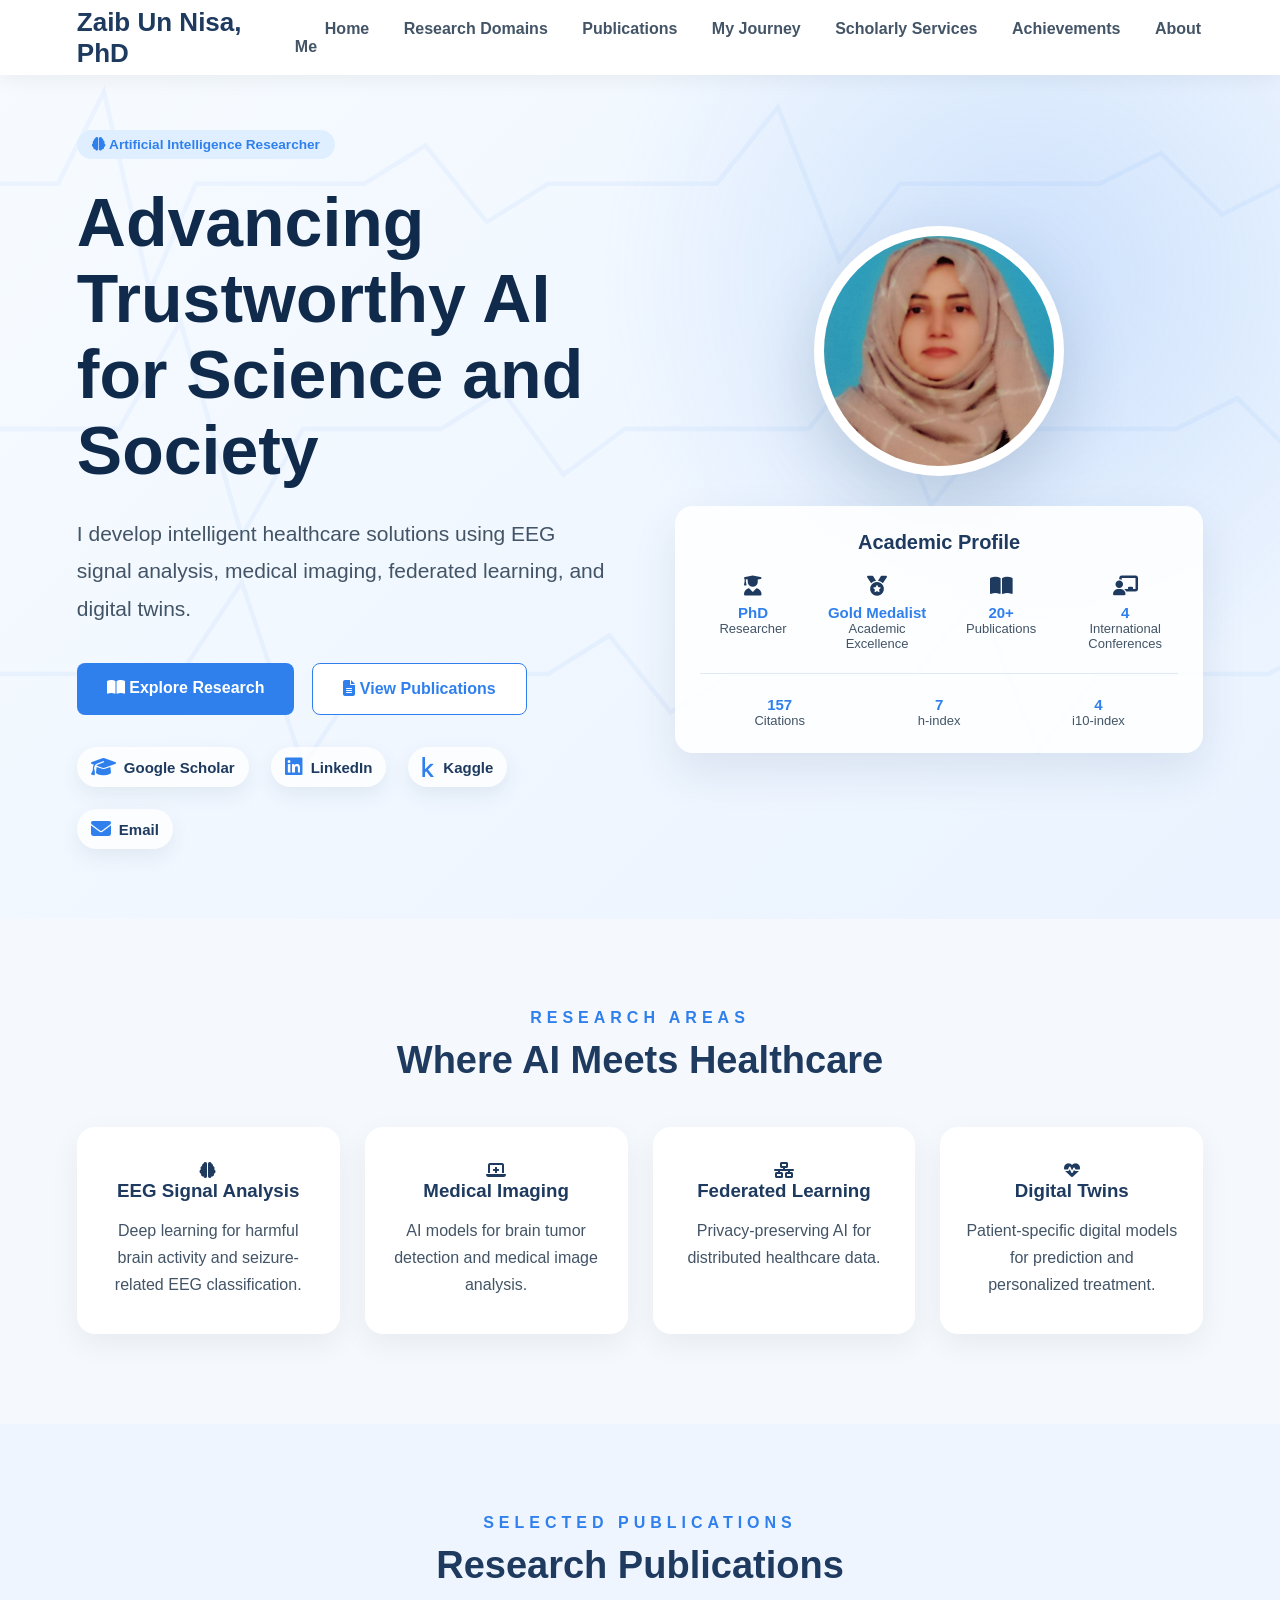
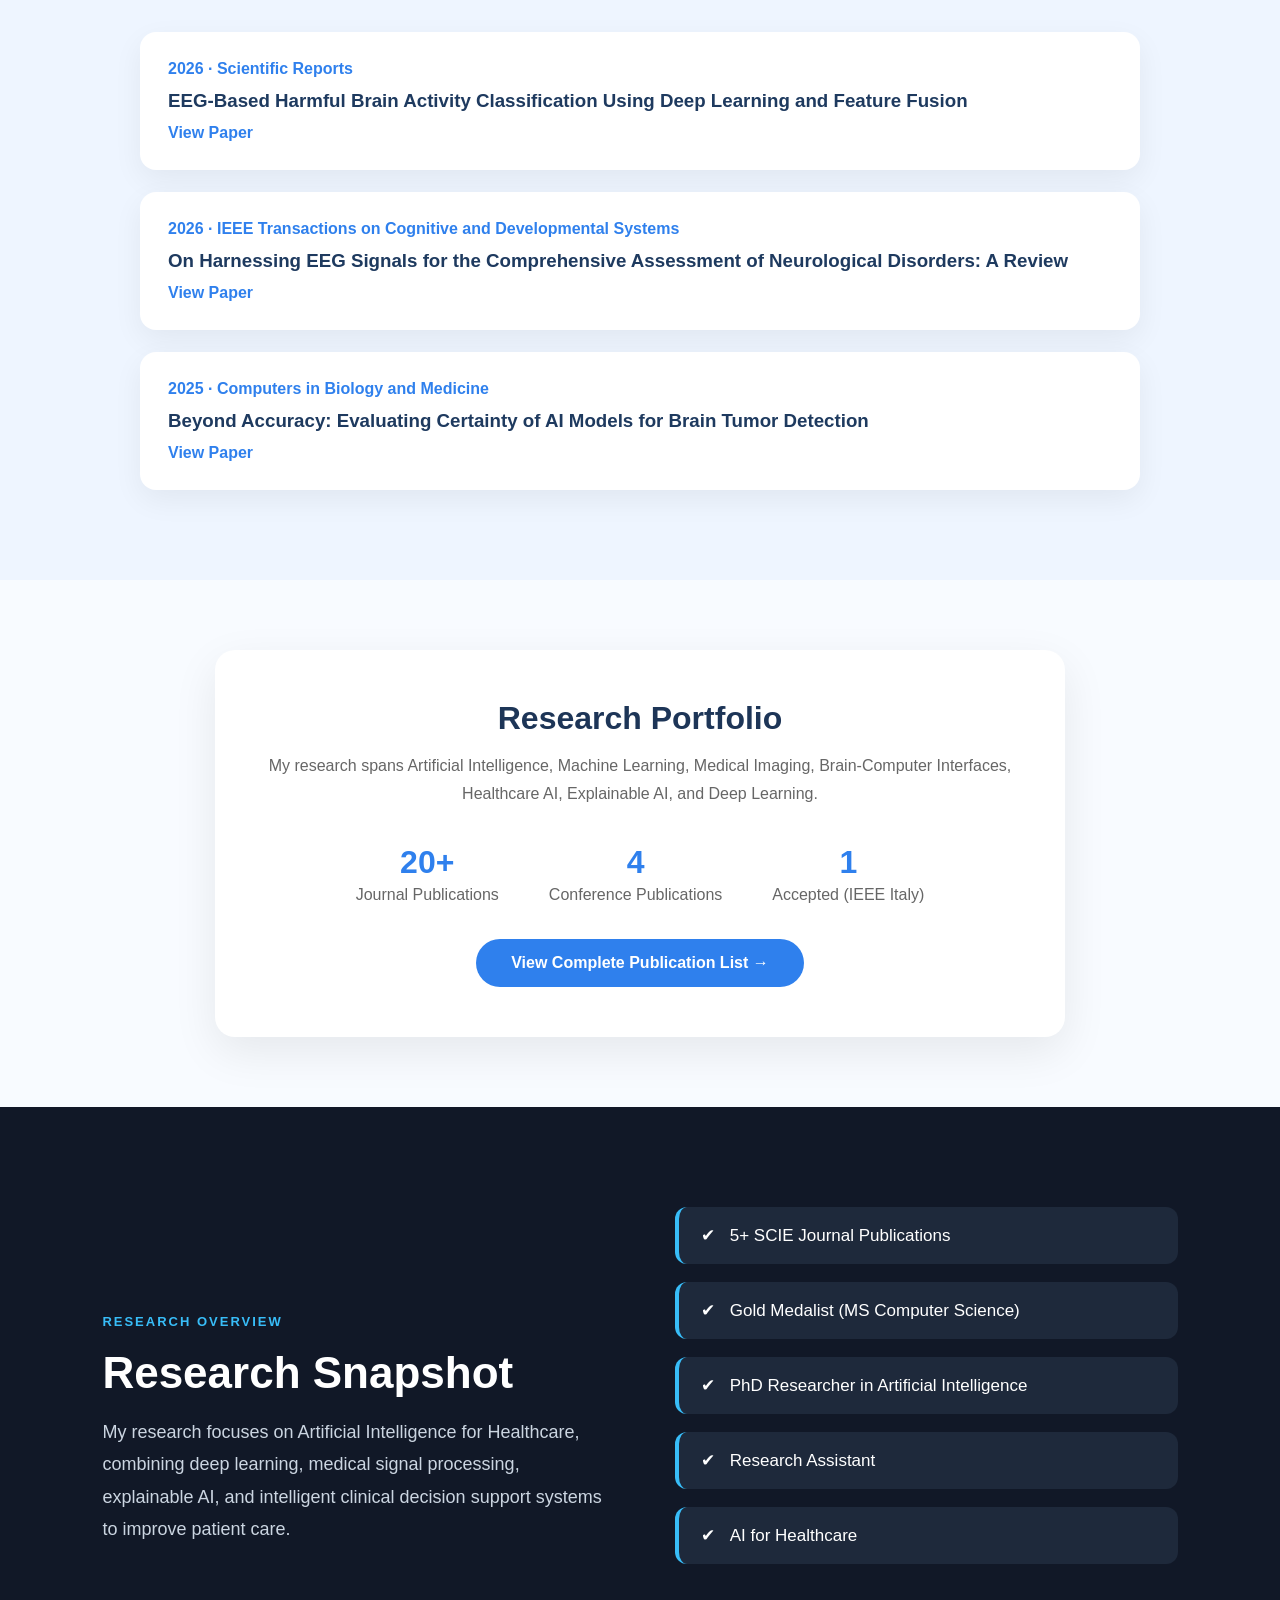
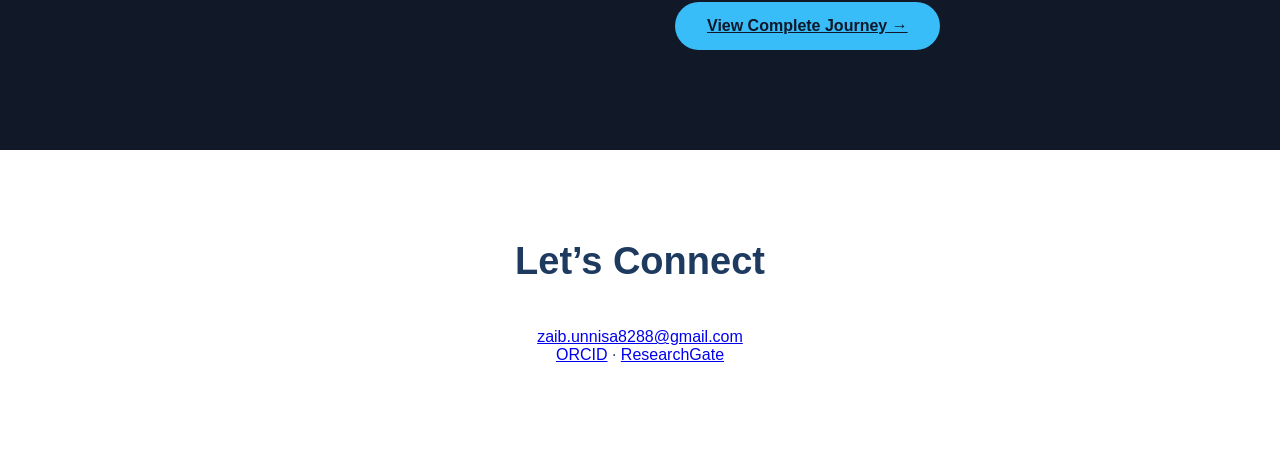
<file: index.html>
<!DOCTYPE html>
<html lang="en">
<head>
    <meta charset="UTF-8">
    <meta name="viewport" content="width=device-width, initial-scale=1.0">
    <title>Zaib Un Nisa | AI Researcher</title>

    <link rel="stylesheet" href="style.css">
    <link rel="stylesheet" href="https://cdnjs.cloudflare.com/ajax/libs/font-awesome/6.5.2/css/all.min.css">
</head>

<body>

<nav class="navbar premium-nav">
    <div class="logo">Zaib Un Nisa, PhD</div>

    <div class="nav-links">
        <a href="index.html"class="active">Home</a>
        <a href="research_domain.html">Research Domains</a>
        <a href="publications.html">Publications</a>
        <a href="my_journey4.html">My Journey</a>
        <a href="scholarly-services.html">Scholarly Services</a>
        <a href="acheivements.html">Achievements</a>
        <a href="abtMe.html">About Me</a>
    </div>
</nav>

<section class="premium-hero">

    <div class="hero-left">
        <p class="badge"><i class="fas fa-brain"></i> Artificial Intelligence Researcher</p>

        <h1>Advancing Trustworthy AI <br> for Science and Society</h1>

        <p class="intro">
            I develop intelligent healthcare solutions using EEG signal analysis,
            medical imaging, federated learning, and digital twins.
        </p>

        <div class="buttons">
            <a href="#research" class="btn primary"><i class="fas fa-book-open"></i> Explore Research</a>
            <a href="#publications" class="btn secondary"><i class="fas fa-file-alt"></i> View Publications</a>
        </div>

        <div class="social-links premium-social">
            <a href="https://scholar.google.com/citations?user=elXSV5wAAAAJ&hl=en" target="_blank"><i class="fas fa-graduation-cap"></i> Google Scholar</a>
            <a href="https://www.linkedin.com/in/zaibunnisaa/" target="_blank"><i class="fab fa-linkedin"></i> LinkedIn</a>
            <a href="https://www.kaggle.com/zaibunnisaa" target="_blank"><i class="fab fa-kaggle"></i> Kaggle</a>
            <a href="mailto:zaib.unnisa8288@gmail.com"><i class="fas fa-envelope"></i> Email</a>
        </div>
    </div>

    <div class="hero-right">

        <div class="profile-frame">
            <img id="profileImage" src="images/profile.jpeg" alt="Zaib Un Nisa">
        </div>

        <div class="academic-profile">

            <h2>Academic Profile</h2>

            <div class="profile-grid">
                <div><i class="fas fa-user-graduate"></i><h3>PhD</h3><p>Researcher</p></div>
                <div><i class="fas fa-medal"></i><h3>Gold Medalist</h3><p>Academic Excellence</p></div>
                <div><i class="fas fa-book-open"></i><h3><span class="counter" data-target="20">0</span>+</h3><p>Publications</p></div>
                <div><i class="fas fa-chalkboard-teacher"></i><h3><span class="counter" data-target="4">0</span></h3><p>International Conferences</p></div>
            </div>

            <div class="profile-divider"></div>

            <div class="impact-grid">
                <div><h3><span class="counter" data-target="157">0</span></h3><p>Citations</p></div>
                <div><h3><span class="counter" data-target="7">0</span></h3><p>h-index</p></div>
                <div><h3><span class="counter" data-target="4">0</span></h3><p>i10-index</p></div>
            </div>

        </div>

    </div>

</section>

<section id="research" class="section">
    <p class="section-label">Research Areas</p>
    <h2>Where AI Meets Healthcare</h2>

    <div class="cards">
        <div class="card"><i class="fas fa-brain"></i><h3>EEG Signal Analysis</h3><p>Deep learning for harmful brain activity and seizure-related EEG classification.</p></div>
        <div class="card"><i class="fas fa-laptop-medical"></i><h3>Medical Imaging</h3><p>AI models for brain tumor detection and medical image analysis.</p></div>
        <div class="card"><i class="fas fa-network-wired"></i><h3>Federated Learning</h3><p>Privacy-preserving AI for distributed healthcare data.</p></div>
        <div class="card"><i class="fas fa-heartbeat"></i><h3>Digital Twins</h3><p>Patient-specific digital models for prediction and personalized treatment.</p></div>
    </div>
</section>

<section id="publications" class="section publications">
    <p class="section-label">Selected Publications</p>
    <h2>Research Publications</h2>

    <div class="publication-list">

        <div class="publication-card">
            <span>2026 · Scientific Reports</span>
            <h3>EEG-Based Harmful Brain Activity Classification Using Deep Learning and Feature Fusion</h3>
            <a href="https://www.nature.com/articles/s41598-026-48670-5" target="_blank">View Paper</a>
        </div>

        <div class="publication-card">
            <span>2026 · IEEE Transactions on Cognitive and Developmental Systems</span>
            <h3>On Harnessing EEG Signals for the Comprehensive Assessment of Neurological Disorders: A Review</h3>
            <a href="https://ieeexplore.ieee.org/document/11432912/" target="_blank">View Paper</a>
        </div>

        <div class="publication-card">
            <span>2025 · Computers in Biology and Medicine</span>
            <h3>Beyond Accuracy: Evaluating Certainty of AI Models for Brain Tumor Detection</h3>
            <a href="https://pubmed.ncbi.nlm.nih.gov/40424764/" target="_blank">View Paper</a>
        </div>

    </div>
</section>

<!-- View All Publications -->
<section class="view-all-publications">
    <div class="container">
        <div class="publication-summary">

            <h2>Research Portfolio</h2>

            <p>
                My research spans Artificial Intelligence, Machine Learning,
                Medical Imaging, Brain-Computer Interfaces, Healthcare AI,
                Explainable AI, and Deep Learning.
            </p>

            <div class="stats">

                <div class="stat">
                    <h3>20+</h3>
                    <span>Journal Publications</span>
                </div>

                <div class="stat">
                    <h3>4</h3>
                    <span>Conference Publications</span>
                </div>

                <div class="stat">
                    <h3>1</h3>
                    <span>Accepted (IEEE Italy)</span>
                </div>

            </div>

            <a href="publications.html" class="view-btn">
                View Complete Publication List →
            </a>

        </div>
    </div>
</section>
</section>

<!-- ===========================
      Research Snapshot
=========================== -->

<section class="snapshot-section" id="snapshot">

    <div class="snapshot-container">

        <div class="snapshot-left">

            <span class="section-tag">Research Overview</span>

            <h2>Research Snapshot</h2>

            <p>
                My research focuses on Artificial Intelligence for Healthcare,
                combining deep learning, medical signal processing, explainable AI,
                and intelligent clinical decision support systems to improve patient care.
            </p>

        </div>

        <div class="snapshot-right">

            <div class="snapshot-item">
                ✔ <span>5+ SCIE Journal Publications</span>
            </div>

            <div class="snapshot-item">
                ✔ <span>Gold Medalist (MS Computer Science)</span>
            </div>

            <div class="snapshot-item">
                ✔ <span>PhD Researcher in Artificial Intelligence</span>
            </div>

            <div class="snapshot-item">
                ✔ <span>Research Assistant</span>
            </div>

            <div class="snapshot-item">
                ✔ <span>AI for Healthcare</span>
            </div>

            <a href="my_journey4.html" class="journey-btn">
                View Complete Journey →
            </a>

        </div>

    </div>

</section>
<section id="contact" class="section contact">
    <h2>Let’s Connect</h2>
    <p><a href="mailto:zaib.unnisa8288@gmail.com">zaib.unnisa8288@gmail.com</a></p>
    <p><a href="https://orcid.org/0000-0002-2533-2576" target="_blank">ORCID</a> · 
       <a href="https://www.researchgate.net/profile/Zaib-Unnisa-2?ev=hdr_xprf" target="_blank">ResearchGate</a></p>
</section>

<script src="script.js"></script>

</body>
</html>
</file>
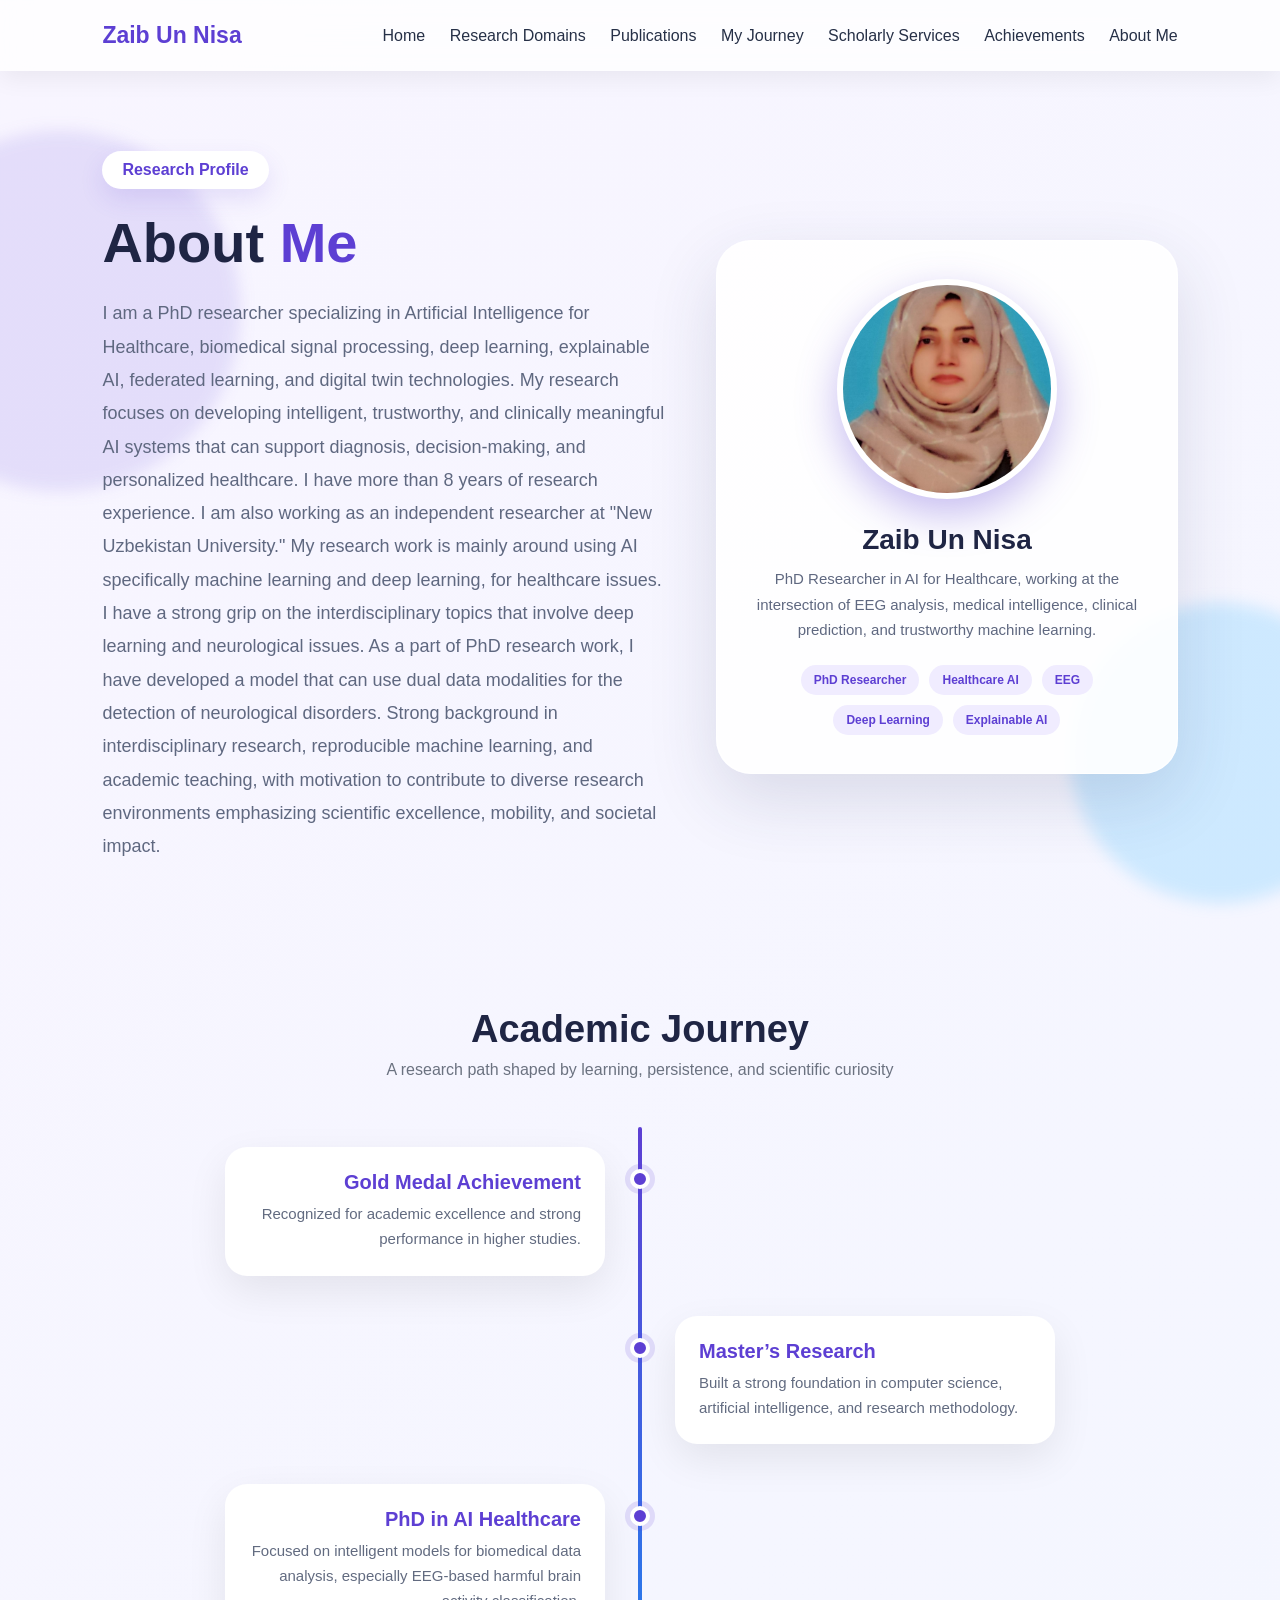
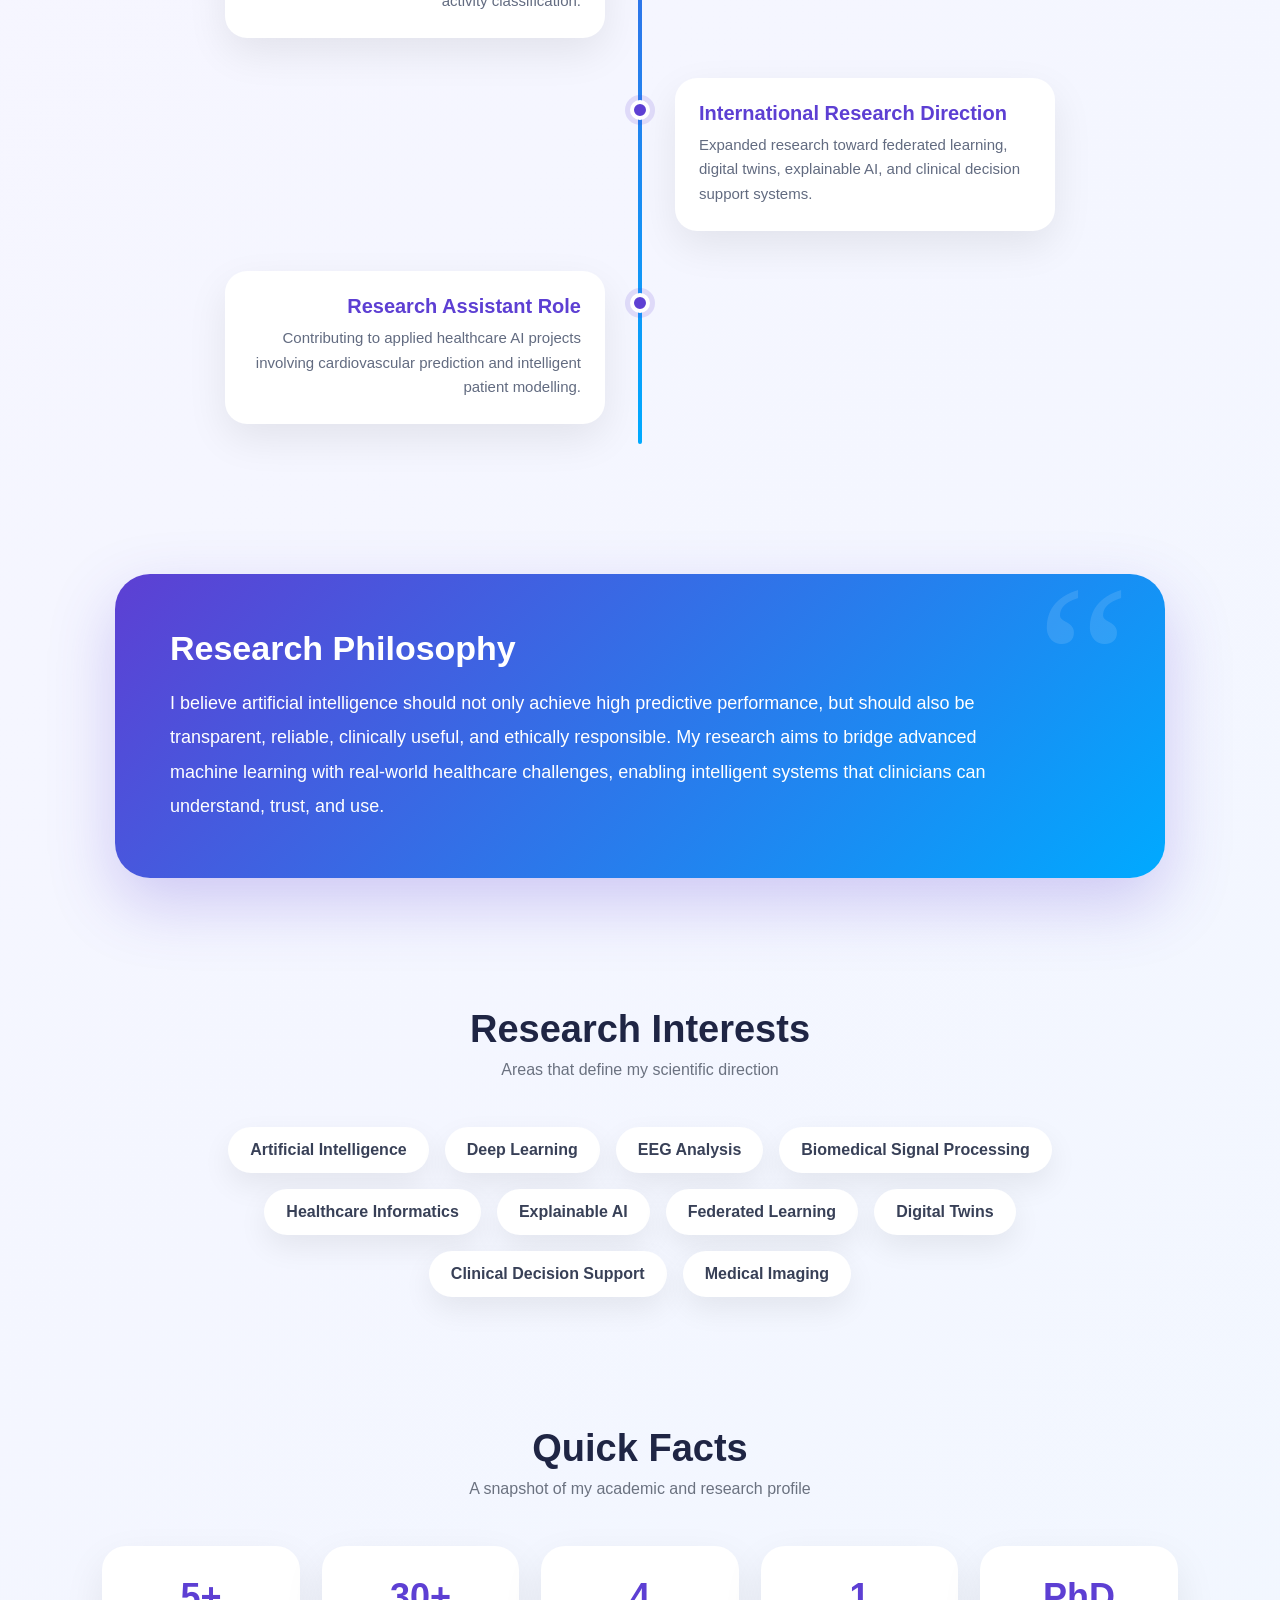
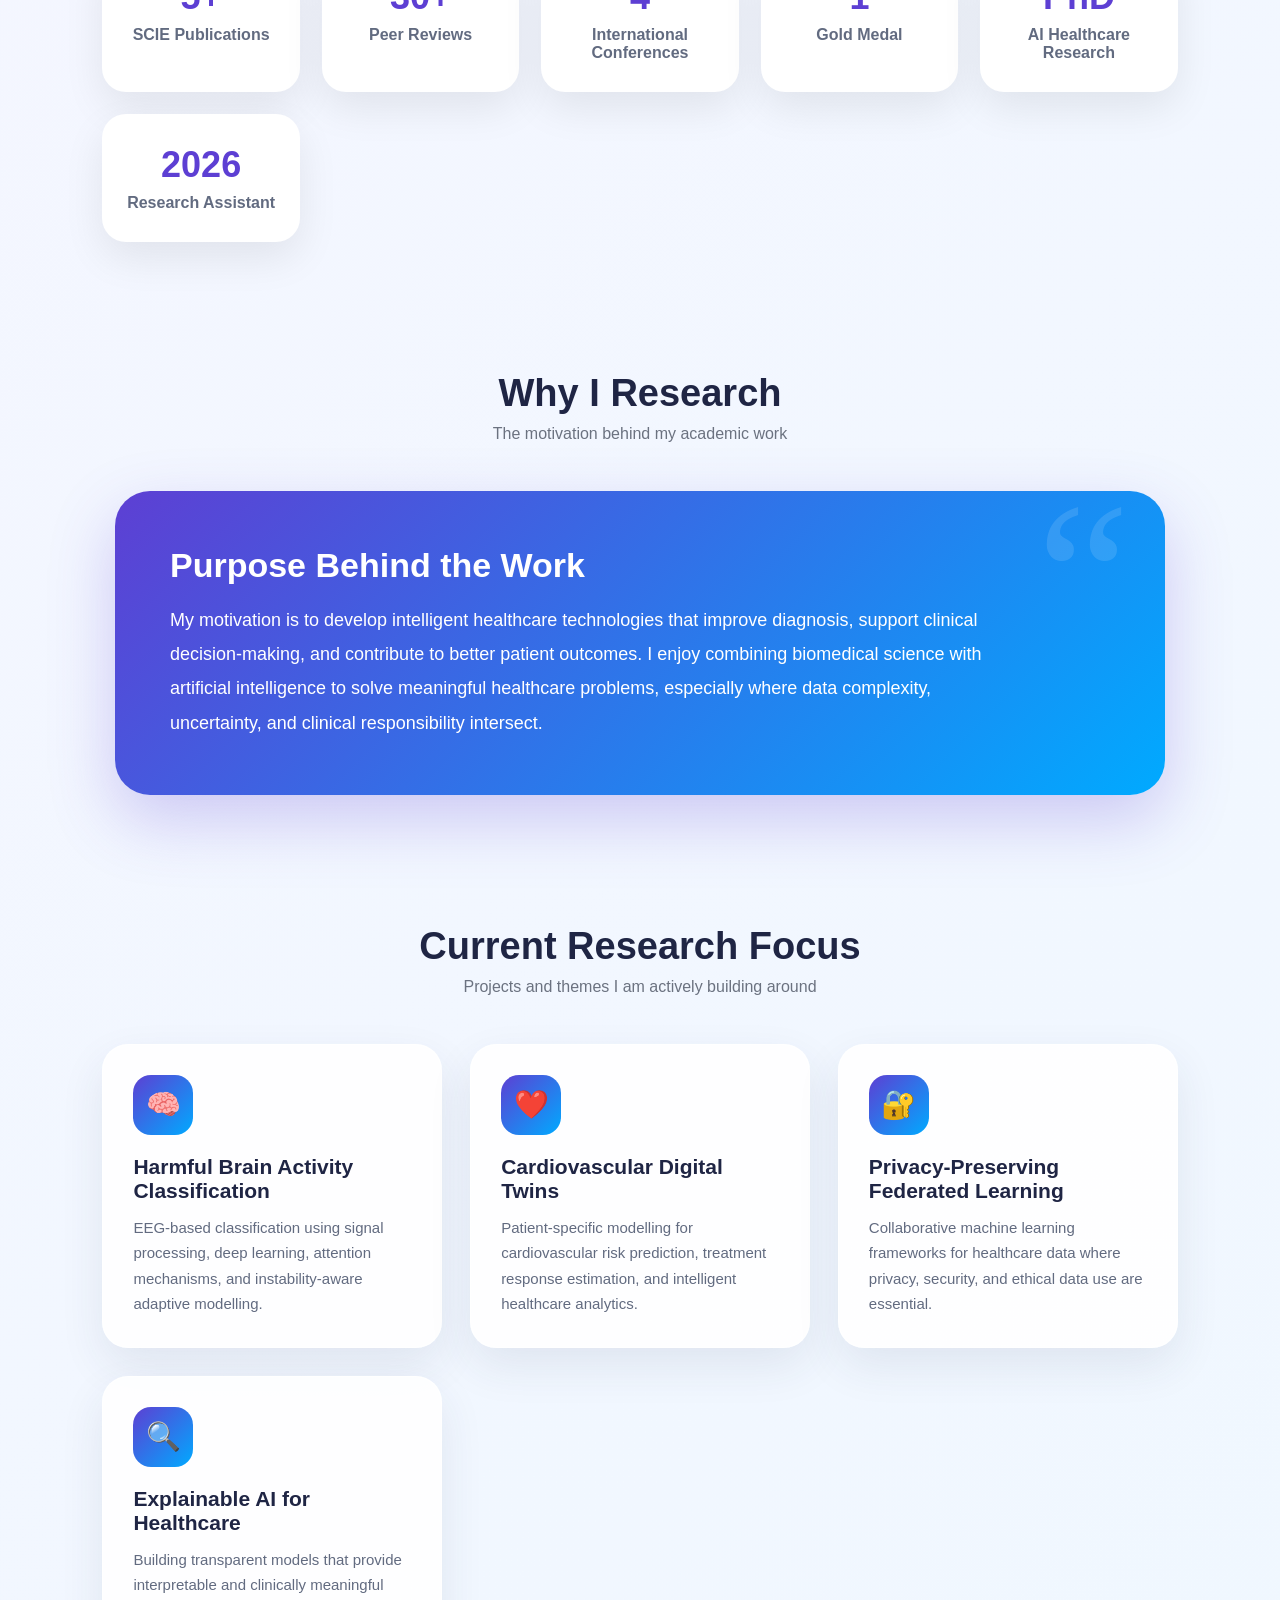
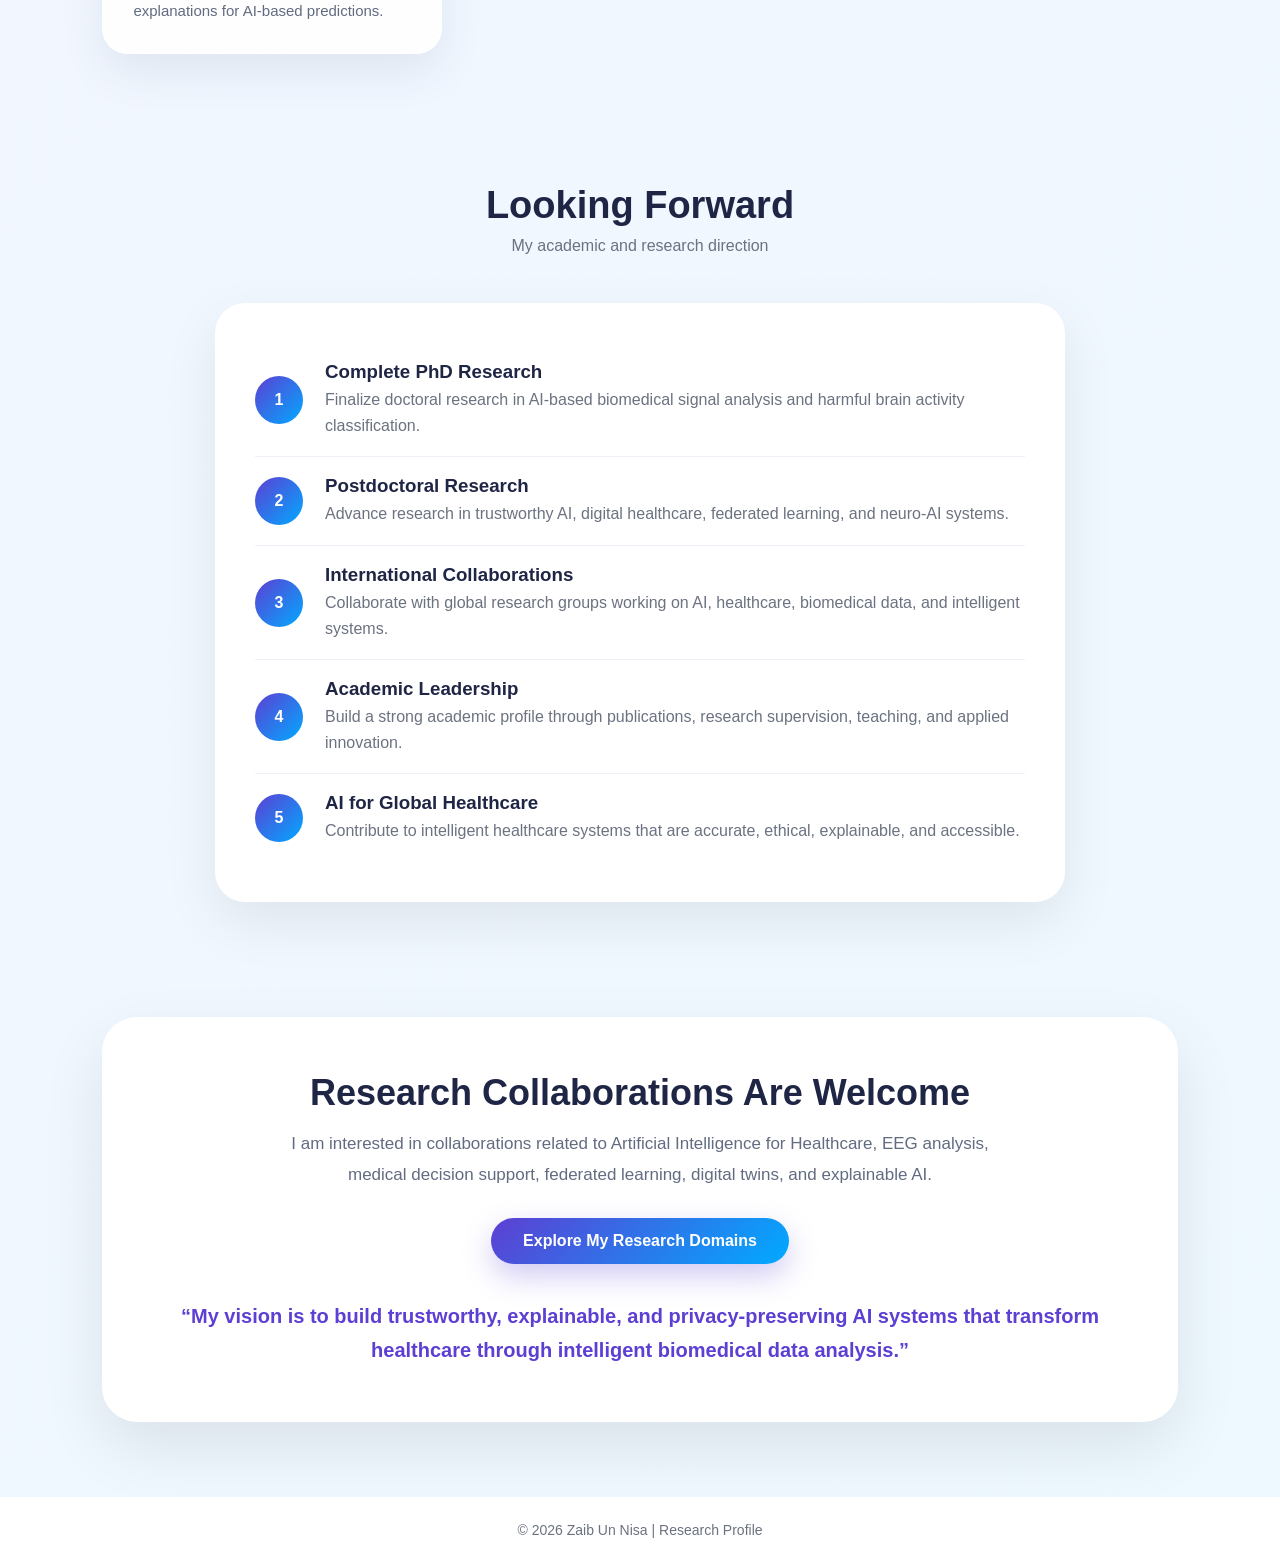
<file: abtMe.html>
<!DOCTYPE html>
<html lang="en">
<head>
  <meta charset="UTF-8" />
  <meta name="viewport" content="width=device-width, initial-scale=1.0" />
  <title>Research Profile | Zaib Un Nisa</title>

  <style>
    * {
      margin: 0;
      padding: 0;
      box-sizing: border-box;
      font-family: "Poppins", "Segoe UI", sans-serif;
    }

    body {
      background: linear-gradient(135deg, #f8f5ff, #eef8ff);
      color: #243047;
      overflow-x: hidden;
    }

    header {
      padding: 22px 8%;
      display: flex;
      justify-content: space-between;
      align-items: center;
      background: rgba(255,255,255,0.78);
      backdrop-filter: blur(14px);
      position: sticky;
      top: 0;
      z-index: 100;
      box-shadow: 0 8px 25px rgba(0,0,0,0.06);
    }

    .logo {
      font-size: 23px;
      font-weight: 800;
      color: #5d3fd3;
    }

    nav a {
      text-decoration: none;
      color: #263047;
      margin-left: 20px;
      font-weight: 500;
      transition: 0.3s;
    }

    nav a:hover {
      color: #5d3fd3;
    }

    .hero {
      min-height: 90vh;
      display: grid;
      grid-template-columns: 1.1fr 0.9fr;
      align-items: center;
      gap: 50px;
      padding: 80px 8%;
      position: relative;
    }

    .hero::before {
      content: "";
      position: absolute;
      width: 360px;
      height: 360px;
      background: rgba(93,63,211,0.13);
      border-radius: 50%;
      top: 60px;
      left: -120px;
      filter: blur(8px);
    }

    .hero::after {
      content: "";
      position: absolute;
      width: 300px;
      height: 300px;
      background: rgba(0,170,255,0.16);
      border-radius: 50%;
      right: -90px;
      bottom: 40px;
      filter: blur(8px);
    }

    .hero-text {
      position: relative;
      z-index: 2;
    }

    .badge {
      display: inline-block;
      padding: 10px 20px;
      border-radius: 30px;
      background: white;
      color: #5d3fd3;
      font-weight: 700;
      margin-bottom: 22px;
      box-shadow: 0 10px 25px rgba(93,63,211,0.13);
    }

    .hero h1 {
      font-size: 56px;
      line-height: 1.15;
      color: #1f2544;
      margin-bottom: 22px;
    }

    .hero h1 span {
      color: #5d3fd3;
    }

    .hero p {
      font-size: 18px;
      line-height: 1.85;
      color: #5f6880;
      max-width: 700px;
    }

    .hero-card {
      position: relative;
      z-index: 2;
      background: rgba(255,255,255,0.9);
      border-radius: 35px;
      padding: 38px;
      box-shadow: 0 25px 70px rgba(40,50,90,0.14);
      border: 1px solid rgba(255,255,255,0.9);
    }

    .profile-circle {
      width: 180px;
      height: 180px;
      border-radius: 50%;
      margin: 0 auto 25px;
      background: linear-gradient(135deg, #5d3fd3, #00aaff);
      display: flex;
      align-items: center;
      justify-content: center;
      font-size: 68px;
      color: white;
      box-shadow: 0 18px 45px rgba(93,63,211,0.3);
    }

    .hero-card h2 {
      text-align: center;
      font-size: 28px;
      color: #1f2544;
      margin-bottom: 10px;
    }

    .hero-card p {
      text-align: center;
      font-size: 15px;
      line-height: 1.7;
    }

    .profile-circle{
        width:220px;
        height:220px;
        margin:0 auto 25px;
        border-radius:50%;
        overflow:hidden;
        border:6px solid white;
        box-shadow:0 15px 40px rgba(93,63,211,.35);
        background:#fff;
    }

     .profile-circle img{
        width:100%;
        height:100%;
        object-fit:cover;
        object-position:center 15%;
        display:block;
        transition:.5s;
    }

    .profile-circle:hover img{
    transform:scale(1.05);
    }

    .mini-tags {
      display: flex;
      flex-wrap: wrap;
      gap: 10px;
      justify-content: center;
      margin-top: 22px;
    }

    .mini-tags span {
      background: #f0ecff;
      color: #5d3fd3;
      padding: 8px 13px;
      border-radius: 20px;
      font-size: 12px;
      font-weight: 700;
    }

    .section {
      padding: 65px 8%;
    }

    .section-title {
      text-align: center;
      margin-bottom: 48px;
    }

    .section-title h2 {
      font-size: 38px;
      color: #1f2544;
      margin-bottom: 10px;
    }

    .section-title p {
      color: #6b7280;
      font-size: 16px;
    }

    .timeline {
      max-width: 900px;
      margin: auto;
      position: relative;
    }

    .timeline::before {
      content: "";
      position: absolute;
      width: 4px;
      height: 100%;
      background: linear-gradient(#5d3fd3, #00aaff);
      left: 50%;
      transform: translateX(-50%);
      border-radius: 20px;
    }

    .timeline-item {
      width: 50%;
      padding: 20px 35px;
      position: relative;
    }

    .timeline-item:nth-child(odd) {
      left: 0;
      text-align: right;
    }

    .timeline-item:nth-child(even) {
      left: 50%;
    }

    .timeline-content {
      background: white;
      padding: 24px;
      border-radius: 22px;
      box-shadow: 0 15px 40px rgba(0,0,0,0.08);
      transition: 0.3s;
    }

    .timeline-content:hover {
      transform: translateY(-7px);
      box-shadow: 0 22px 50px rgba(93,63,211,0.17);
    }

    .timeline-content h3 {
      color: #5d3fd3;
      margin-bottom: 8px;
      font-size: 20px;
    }

    .timeline-content p {
      color: #626b80;
      line-height: 1.65;
      font-size: 15px;
    }

    .dot {
      width: 20px;
      height: 20px;
      background: #5d3fd3;
      border: 4px solid white;
      border-radius: 50%;
      position: absolute;
      top: 42px;
      box-shadow: 0 0 0 5px rgba(93,63,211,0.15);
    }

    .timeline-item:nth-child(odd) .dot {
      right: -10px;
    }

    .timeline-item:nth-child(even) .dot {
      left: -10px;
    }

    .philosophy {
      background: linear-gradient(135deg, #5d3fd3, #00aaff);
      border-radius: 35px;
      padding: 55px;
      color: white;
      box-shadow: 0 25px 65px rgba(93,63,211,0.25);
      max-width: 1050px;
      margin: auto;
      position: relative;
      overflow: hidden;
    }

    .philosophy::after {
      content: "“";
      position: absolute;
      font-size: 210px;
      right: 35px;
      top: -35px;
      opacity: 0.12;
      font-family: serif;
    }

    .philosophy h2 {
      font-size: 34px;
      margin-bottom: 18px;
    }

    .philosophy p {
      font-size: 18px;
      line-height: 1.9;
      max-width: 850px;
    }

    .interests {
      display: flex;
      flex-wrap: wrap;
      gap: 16px;
      justify-content: center;
      max-width: 1000px;
      margin: auto;
    }

    .interest {
      padding: 14px 22px;
      background: white;
      border-radius: 30px;
      font-weight: 700;
      color: #384057;
      box-shadow: 0 12px 30px rgba(0,0,0,0.07);
      transition: 0.3s;
    }

    .interest:hover {
      background: #5d3fd3;
      color: white;
      transform: translateY(-5px);
    }

    .stats-grid {
      display: grid;
      grid-template-columns: repeat(auto-fit, minmax(170px, 1fr));
      gap: 22px;
    }

    .stat-card {
      background: white;
      padding: 30px 20px;
      border-radius: 24px;
      text-align: center;
      box-shadow: 0 16px 42px rgba(0,0,0,0.08);
      transition: 0.3s;
    }

    .stat-card:hover {
      transform: translateY(-8px);
      box-shadow: 0 22px 55px rgba(93,63,211,0.17);
    }

    .stat-card h3 {
      font-size: 36px;
      color: #5d3fd3;
      margin-bottom: 8px;
    }

    .stat-card p {
      color: #626b80;
      font-weight: 600;
    }

    .focus-grid {
      display: grid;
      grid-template-columns: repeat(auto-fit, minmax(260px, 1fr));
      gap: 28px;
    }

    .focus-card {
      background: rgba(255,255,255,0.88);
      padding: 30px;
      border-radius: 26px;
      box-shadow: 0 18px 45px rgba(40,50,90,0.09);
      transition: 0.35s;
      border: 1px solid rgba(255,255,255,0.9);
    }

    .focus-card:hover {
      transform: translateY(-10px);
      box-shadow: 0 25px 60px rgba(93,63,211,0.18);
    }

    .focus-icon {
      width: 60px;
      height: 60px;
      border-radius: 18px;
      background: linear-gradient(135deg, #5d3fd3, #00aaff);
      color: white;
      display: flex;
      align-items: center;
      justify-content: center;
      font-size: 28px;
      margin-bottom: 20px;
    }

    .focus-card h3 {
      color: #1f2544;
      margin-bottom: 12px;
      font-size: 21px;
    }

    .focus-card p {
      color: #626b80;
      line-height: 1.7;
      font-size: 15px;
    }

    .roadmap {
      max-width: 850px;
      margin: auto;
      background: white;
      padding: 40px;
      border-radius: 30px;
      box-shadow: 0 20px 55px rgba(0,0,0,0.08);
    }

    .road-step {
      display: flex;
      align-items: center;
      gap: 22px;
      padding: 18px 0;
      border-bottom: 1px solid #edf0f7;
    }

    .road-step:last-child {
      border-bottom: none;
    }

    .road-num {
      width: 48px;
      height: 48px;
      border-radius: 50%;
      background: linear-gradient(135deg, #5d3fd3, #00aaff);
      color: white;
      display: flex;
      align-items: center;
      justify-content: center;
      font-weight: 800;
      flex-shrink: 0;
    }

    .road-step h3 {
      color: #1f2544;
      margin-bottom: 4px;
    }

    .road-step p {
      color: #6b7280;
      line-height: 1.6;
    }

    .cta {
      margin: 50px 8% 75px;
      background: #ffffff;
      border-radius: 35px;
      padding: 55px 35px;
      text-align: center;
      box-shadow: 0 25px 65px rgba(0,0,0,0.09);
    }

    .cta h2 {
      font-size: 36px;
      color: #1f2544;
      margin-bottom: 15px;
    }

    .cta p {
      color: #626b80;
      line-height: 1.8;
      max-width: 760px;
      margin: 0 auto 28px;
      font-size: 17px;
    }

    .quote {
      margin-top: 35px;
      font-size: 20px;
      color: #5d3fd3;
      font-weight: 700;
      line-height: 1.7;
    }

    .btn {
      display: inline-block;
      padding: 14px 32px;
      border-radius: 30px;
      text-decoration: none;
      background: linear-gradient(135deg, #5d3fd3, #00aaff);
      color: white;
      font-weight: 700;
      box-shadow: 0 12px 30px rgba(93,63,211,0.28);
      transition: 0.3s;
    }

    .btn:hover {
      transform: translateY(-4px);
      box-shadow: 0 18px 38px rgba(93,63,211,0.35);
    }

    footer {
      background: white;
      text-align: center;
      padding: 25px;
      color: #6b7280;
      font-size: 14px;
    }

    @media (max-width: 850px) {
      .hero {
        grid-template-columns: 1fr;
        text-align: center;
      }

      .hero h1 {
        font-size: 40px;
      }

      nav {
        text-align: center;
      }

      nav a {
        margin: 6px;
        display: inline-block;
      }

      header {
        flex-direction: column;
        gap: 14px;
      }

      .timeline::before {
        left: 20px;
      }

      .timeline-item {
        width: 100%;
        left: 0 !important;
        text-align: left !important;
        padding-left: 55px;
        padding-right: 0;
      }

      .timeline-item .dot {
        left: 10px !important;
      }

      .philosophy {
        padding: 35px;
      }
    }
  </style>
</head>

<body>

  <header>
    <div class="logo">Zaib Un Nisa</div>
    <nav>
      <a href="index.html">Home</a>
        <a href="research_domain.html"class="active">Research Domains</a>
        <a href="publications.html">Publications</a>
        <a href="my_journey4.html">My Journey</a>
        <a href="scholarly-services.html">Scholarly Services</a>
        <a href="acheivements.html">Achievements</a>
        <a href="abtMe.html">About Me</a>
    </nav>
  </header>

  <section class="hero">
    <div class="hero-text">
      <div class="badge">Research Profile</div>
      <h1>About <span>Me</span></h1>
      <p>
        I am a PhD researcher specializing in Artificial Intelligence for Healthcare,
        biomedical signal processing, deep learning, explainable AI, federated learning,
        and digital twin technologies. My research focuses on developing intelligent,
        trustworthy, and clinically meaningful AI systems that can support diagnosis,
        decision-making, and personalized healthcare.
        I have more than 8 years of research experience. I am also working as an independent researcher 
        at "New Uzbekistan University." My research work is mainly around using AI specifically 
        machine learning and deep learning, for healthcare issues. I have a strong grip on the 
        interdisciplinary topics that involve deep learning and neurological issues. As a part of PhD research 
        work, I have developed a model that can use dual data modalities for the detection
        of neurological disorders. Strong background in interdisciplinary research, reproducible 
        machine learning, and academic teaching, with motivation to contribute to diverse research 
        environments emphasizing scientific excellence, mobility, and societal impact.
      </p>
    </div>

    <div class="hero-card">
      <div class="profile-circle">
        <img src="images/profile.jpeg">
        </div>
      <h2>Zaib Un Nisa</h2>
      <p>
        PhD Researcher in AI for Healthcare, working at the intersection of
        EEG analysis, medical intelligence, clinical prediction, and trustworthy machine learning.
      </p>

      <div class="mini-tags">
        <span>PhD Researcher</span>
        <span>Healthcare AI</span>
        <span>EEG</span>
        <span>Deep Learning</span>
        <span>Explainable AI</span>
      </div>
    </div>
  </section>

  <section class="section">
    <div class="section-title">
      <h2>Academic Journey</h2>
      <p>A research path shaped by learning, persistence, and scientific curiosity</p>
    </div>

    <div class="timeline">
      <div class="timeline-item">
        <div class="dot"></div>
        <div class="timeline-content">
          <h3>Gold Medal Achievement</h3>
          <p>Recognized for academic excellence and strong performance in higher studies.</p>
        </div>
      </div>

      <div class="timeline-item">
        <div class="dot"></div>
        <div class="timeline-content">
          <h3>Master’s Research</h3>
          <p>Built a strong foundation in computer science, artificial intelligence, and research methodology.</p>
        </div>
      </div>

      <div class="timeline-item">
        <div class="dot"></div>
        <div class="timeline-content">
          <h3>PhD in AI Healthcare</h3>
          <p>Focused on intelligent models for biomedical data analysis, especially EEG-based harmful brain activity classification.</p>
        </div>
      </div>

      <div class="timeline-item">
        <div class="dot"></div>
        <div class="timeline-content">
          <h3>International Research Direction</h3>
          <p>Expanded research toward federated learning, digital twins, explainable AI, and clinical decision support systems.</p>
        </div>
      </div>

      <div class="timeline-item">
        <div class="dot"></div>
        <div class="timeline-content">
          <h3>Research Assistant Role</h3>
          <p>Contributing to applied healthcare AI projects involving cardiovascular prediction and intelligent patient modelling.</p>
        </div>
      </div>
    </div>
  </section>

  <section class="section">
    <div class="philosophy">
      <h2>Research Philosophy</h2>
      <p>
        I believe artificial intelligence should not only achieve high predictive performance,
        but should also be transparent, reliable, clinically useful, and ethically responsible.
        My research aims to bridge advanced machine learning with real-world healthcare challenges,
        enabling intelligent systems that clinicians can understand, trust, and use.
      </p>
    </div>
  </section>

  <section class="section">
    <div class="section-title">
      <h2>Research Interests</h2>
      <p>Areas that define my scientific direction</p>
    </div>

    <div class="interests">
      <div class="interest">Artificial Intelligence</div>
      <div class="interest">Deep Learning</div>
      <div class="interest">EEG Analysis</div>
      <div class="interest">Biomedical Signal Processing</div>
      <div class="interest">Healthcare Informatics</div>
      <div class="interest">Explainable AI</div>
      <div class="interest">Federated Learning</div>
      <div class="interest">Digital Twins</div>
      <div class="interest">Clinical Decision Support</div>
      <div class="interest">Medical Imaging</div>
    </div>
  </section>

  <section class="section">
    <div class="section-title">
      <h2>Quick Facts</h2>
      <p>A snapshot of my academic and research profile</p>
    </div>

    <div class="stats-grid">
      <div class="stat-card">
        <h3>5+</h3>
        <p>SCIE Publications</p>
      </div>

      <div class="stat-card">
        <h3>30+</h3>
        <p>Peer Reviews</p>
      </div>

      <div class="stat-card">
        <h3>4</h3>
        <p>International Conferences</p>
      </div>

      <div class="stat-card">
        <h3>1</h3>
        <p>Gold Medal</p>
      </div>

      <div class="stat-card">
        <h3>PhD</h3>
        <p>AI Healthcare Research</p>
      </div>

      <div class="stat-card">
        <h3>2026</h3>
        <p>Research Assistant</p>
      </div>
    </div>
  </section>

  <section class="section">
    <div class="section-title">
      <h2>Why I Research</h2>
      <p>The motivation behind my academic work</p>
    </div>

    <div class="philosophy">
      <h2>Purpose Behind the Work</h2>
      <p>
        My motivation is to develop intelligent healthcare technologies that improve diagnosis,
        support clinical decision-making, and contribute to better patient outcomes. I enjoy combining
        biomedical science with artificial intelligence to solve meaningful healthcare problems,
        especially where data complexity, uncertainty, and clinical responsibility intersect.
      </p>
    </div>
  </section>

  <section class="section">
    <div class="section-title">
      <h2>Current Research Focus</h2>
      <p>Projects and themes I am actively building around</p>
    </div>

    <div class="focus-grid">
      <div class="focus-card">
        <div class="focus-icon">🧠</div>
        <h3>Harmful Brain Activity Classification</h3>
        <p>
          EEG-based classification using signal processing, deep learning,
          attention mechanisms, and instability-aware adaptive modelling.
        </p>
      </div>

      <div class="focus-card">
        <div class="focus-icon">❤️</div>
        <h3>Cardiovascular Digital Twins</h3>
        <p>
          Patient-specific modelling for cardiovascular risk prediction,
          treatment response estimation, and intelligent healthcare analytics.
        </p>
      </div>

      <div class="focus-card">
        <div class="focus-icon">🔐</div>
        <h3>Privacy-Preserving Federated Learning</h3>
        <p>
          Collaborative machine learning frameworks for healthcare data
          where privacy, security, and ethical data use are essential.
        </p>
      </div>

      <div class="focus-card">
        <div class="focus-icon">🔍</div>
        <h3>Explainable AI for Healthcare</h3>
        <p>
          Building transparent models that provide interpretable and clinically
          meaningful explanations for AI-based predictions.
        </p>
      </div>
    </div>
  </section>

  <section class="section">
    <div class="section-title">
      <h2>Looking Forward</h2>
      <p>My academic and research direction</p>
    </div>

    <div class="roadmap">
      <div class="road-step">
        <div class="road-num">1</div>
        <div>
          <h3>Complete PhD Research</h3>
          <p>Finalize doctoral research in AI-based biomedical signal analysis and harmful brain activity classification.</p>
        </div>
      </div>

      <div class="road-step">
        <div class="road-num">2</div>
        <div>
          <h3>Postdoctoral Research</h3>
          <p>Advance research in trustworthy AI, digital healthcare, federated learning, and neuro-AI systems.</p>
        </div>
      </div>

      <div class="road-step">
        <div class="road-num">3</div>
        <div>
          <h3>International Collaborations</h3>
          <p>Collaborate with global research groups working on AI, healthcare, biomedical data, and intelligent systems.</p>
        </div>
      </div>

      <div class="road-step">
        <div class="road-num">4</div>
        <div>
          <h3>Academic Leadership</h3>
          <p>Build a strong academic profile through publications, research supervision, teaching, and applied innovation.</p>
        </div>
      </div>

      <div class="road-step">
        <div class="road-num">5</div>
        <div>
          <h3>AI for Global Healthcare</h3>
          <p>Contribute to intelligent healthcare systems that are accurate, ethical, explainable, and accessible.</p>
        </div>
      </div>
    </div>
  </section>

  <section class="cta">
    <h2>Research Collaborations Are Welcome</h2>
    <p>
      I am interested in collaborations related to Artificial Intelligence for Healthcare,
      EEG analysis, medical decision support, federated learning, digital twins,
      and explainable AI.
    </p>

    <a href="research_domain.html" class="btn">Explore My Research Domains</a>

    <div class="quote">
      “My vision is to build trustworthy, explainable, and privacy-preserving AI systems
      that transform healthcare through intelligent biomedical data analysis.”
    </div>
  </section>

  <footer>
    © 2026 Zaib Un Nisa | Research Profile
  </footer>

</body>
</html>
</file>
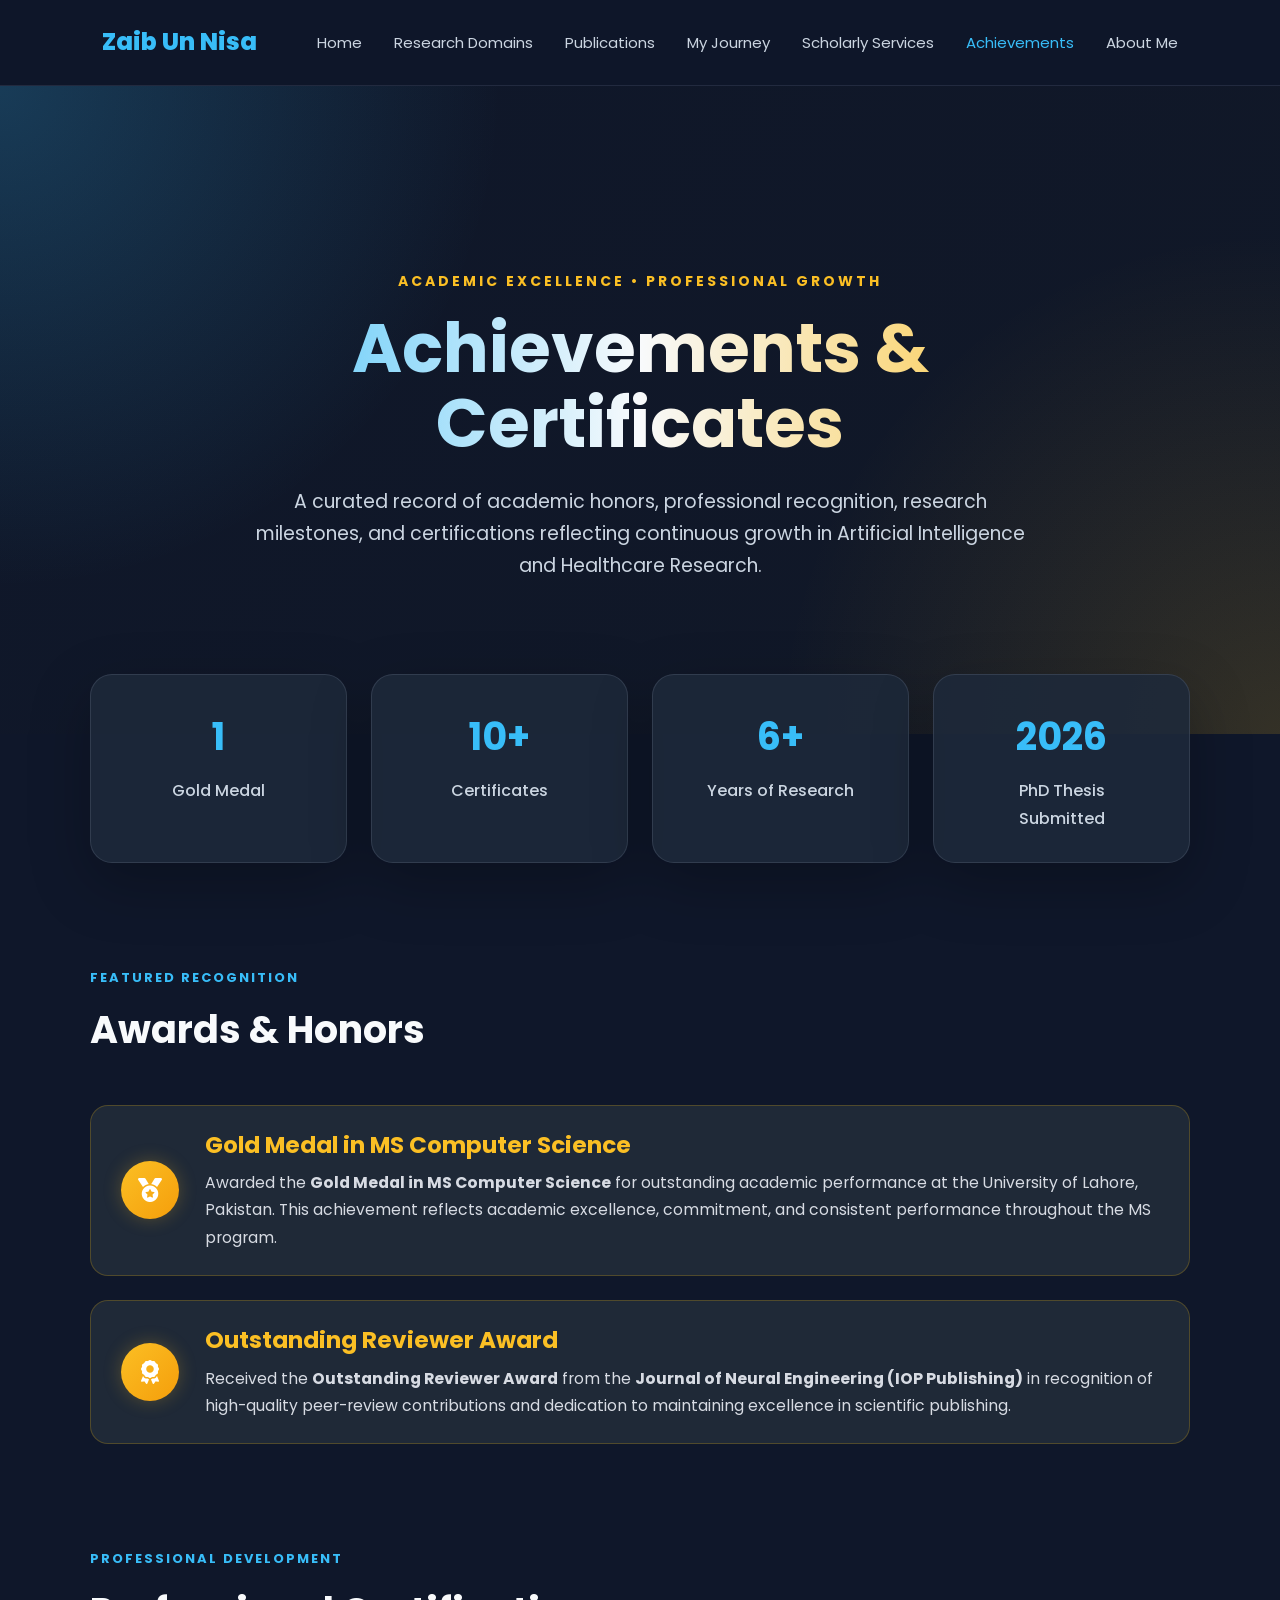
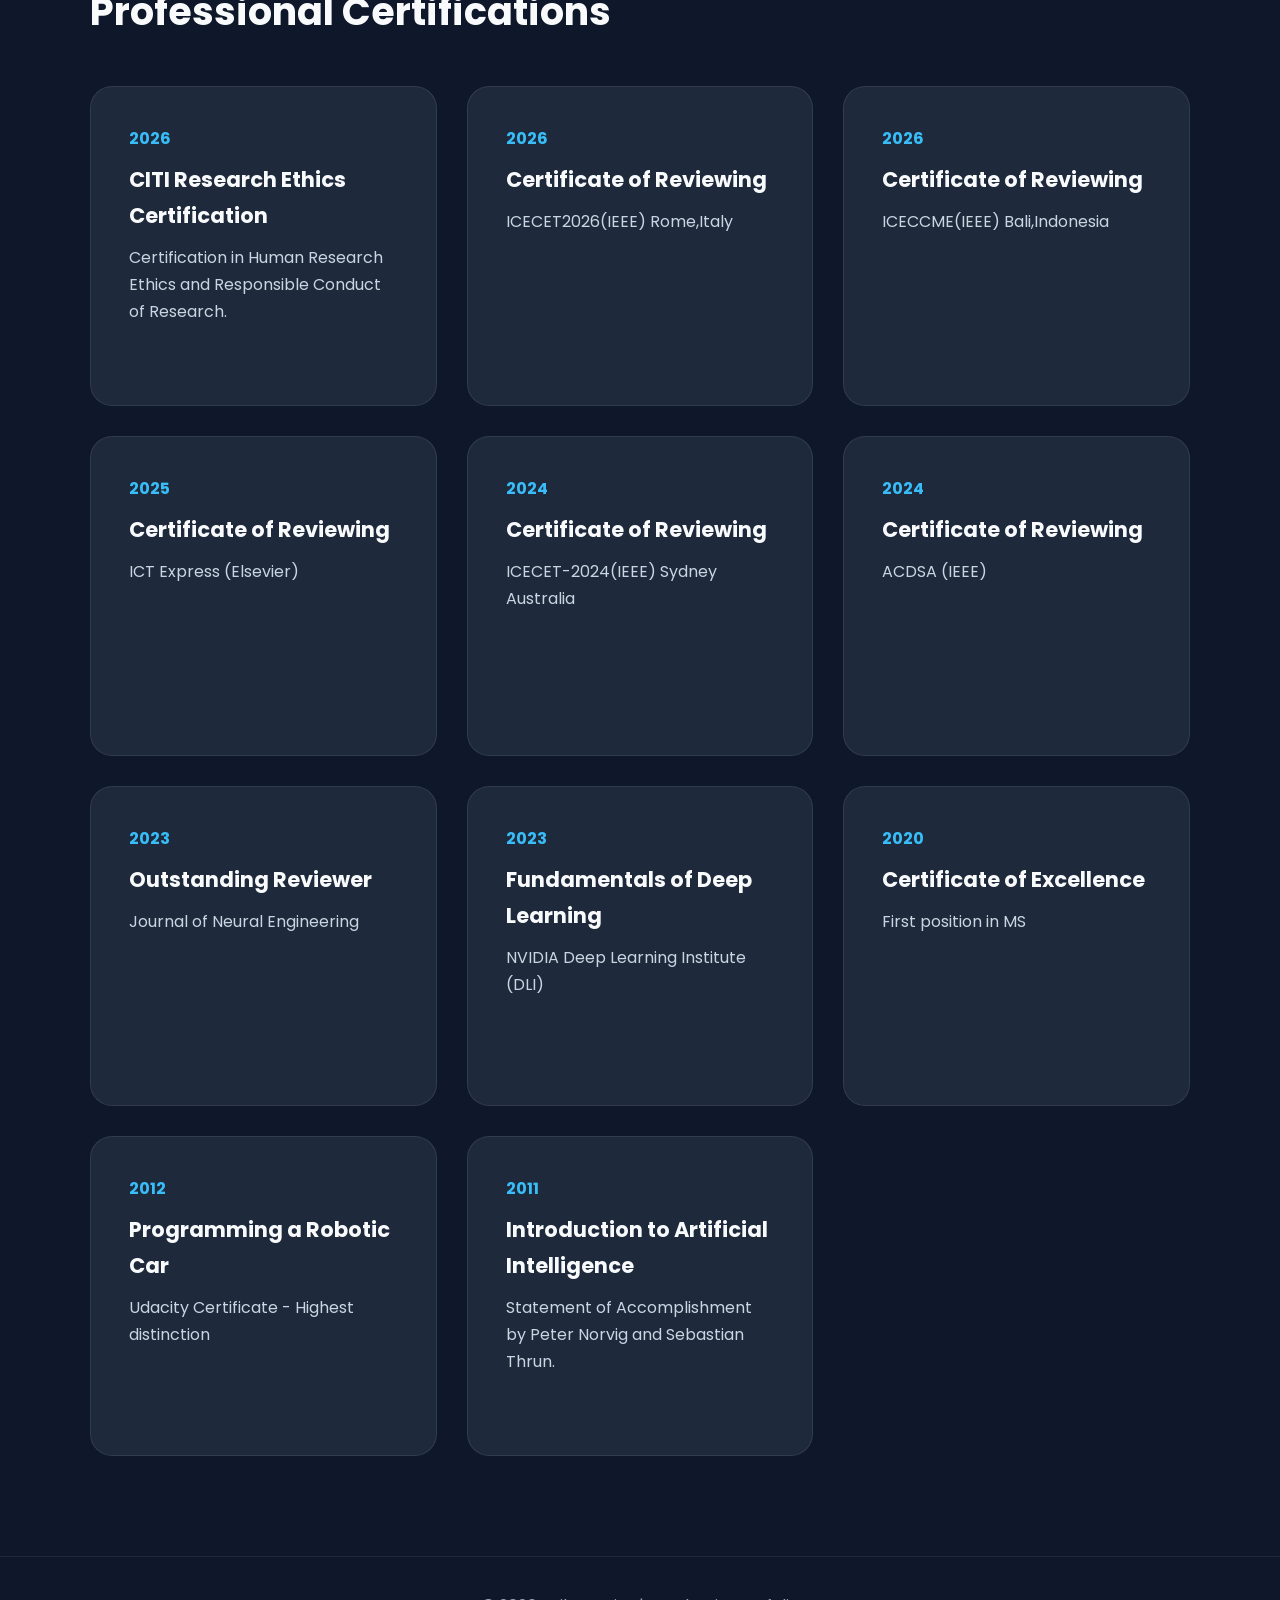
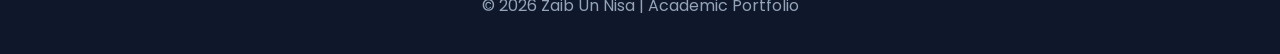
<file: acheivements.html>
<!DOCTYPE html>
<html lang="en">
<head>
<meta charset="UTF-8">
<meta name="viewport" content="width=device-width, initial-scale=1.0">
<title>Achievements | Zaib Un Nisa</title>

<link href="https://fonts.googleapis.com/css2?family=Poppins:wght@300;400;500;600;700;800&display=swap" rel="stylesheet">
<link rel="stylesheet" href="https://cdnjs.cloudflare.com/ajax/libs/font-awesome/6.5.2/css/all.min.css">
<style>
*{
    margin:0;
    padding:0;
    box-sizing:border-box;
}

body{
    font-family:'Poppins',sans-serif;
    background:#0f172a;
    color:#f8fafc;
    line-height:1.7;
}

a{
    text-decoration:none;
    color:inherit;
}

/* Navbar */
.navbar{
    width:100%;
    padding:22px 8%;
    display:flex;
    justify-content:space-between;
    align-items:center;
    background:rgba(15,23,42,0.9);
    backdrop-filter:blur(14px);
    position:sticky;
    top:0;
    z-index:1000;
    border-bottom:1px solid rgba(148,163,184,0.15);
}

.logo{
    font-size:24px;
    font-weight:800;
    color:#38bdf8;
}

.nav-links a{
    margin-left:28px;
    color:#cbd5e1;
    font-size:15px;
    transition:0.3s;
}

.nav-links a:hover,
.nav-links .active{
    color:#38bdf8;
}

/* Hero */
.hero{
    min-height:72vh;
    padding:120px 8% 90px;
    display:flex;
    align-items:center;
    justify-content:center;
    text-align:center;
    background:
        radial-gradient(circle at top left, rgba(56,189,248,0.22), transparent 35%),
        radial-gradient(circle at bottom right, rgba(251,191,36,0.15), transparent 35%),
        linear-gradient(135deg,#0f172a,#111827);
}

.hero-content{
    max-width:950px;
    animation:fadeUp 1s ease forwards;
}

.hero span{
    color:#fbbf24;
    font-size:14px;
    letter-spacing:3px;
    text-transform:uppercase;
    font-weight:700;
}

.hero h1{
    font-size:68px;
    line-height:1.1;
    margin:18px 0 24px;
    background:linear-gradient(90deg,#38bdf8,#f8fafc,#fbbf24);
    -webkit-background-clip:text;
    -webkit-text-fill-color:transparent;
}

.hero p{
    font-size:19px;
    color:#cbd5e1;
    max-width:780px;
    margin:auto;
}

/* Stats */
.stats{
    width:86%;
    margin:-60px auto 100px;
    display:grid;
    grid-template-columns:repeat(auto-fit,minmax(210px,1fr));
    gap:24px;
    position:relative;
    z-index:2;
}

.stat-card{
    background:rgba(30,41,59,0.86);
    border:1px solid rgba(148,163,184,0.18);
    border-radius:22px;
    padding:30px 40px;
    /*padding:32px 25px;*/
    text-align:center;
    box-shadow:0 20px 60px rgba(0,0,0,0.25);
    transition:0.35s;
}

.stat-card:hover{
    transform:translateY(-8px);
    border-color:rgba(56,189,248,0.5);
}

.stat-card h2{
    font-size:38px;
    color:#38bdf8;
    margin-bottom:8px;
}

.stat-card p{
    color:#cbd5e1;
    font-weight:500;
}

/* Sections */
.section{
    width:86%;
    max-width:1150px;
    margin:0 auto 100px;
}

.section-title{
    margin-bottom:42px;
}

.section-title span{
    color:#38bdf8;
    font-size:13px;
    letter-spacing:2px;
    text-transform:uppercase;
    font-weight:700;
}

.section-title h2{
    font-size:38px;
    margin-top:8px;
}

/* Featured  */

.featured{
    display:flex;
    align-items:center;
    gap:26px;
    background:#1f2937;
    border:1px solid rgba(255,193,7,.22);
    border-radius:18px;
    padding:24px 30px;
    margin:24px 0;
}

.medal{
    width:58px;
    height:58px;
    min-width:58px;
    border-radius:50%;
    display:flex;
    justify-content:center;
    align-items:center;
    background:linear-gradient(135deg,#fbbf24,#f59e0b);
    box-shadow:0 0 18px rgba(251,191,36,.25);
}

.medal i{
    font-size:24px;
    color:#ffffff;
}

.featured h3{
    font-size:1.45rem;
    font-weight:700;
    color:#fbbf24;
    margin-bottom:8px;
    line-height:1.35;
}

.featured p{
    font-size:0.98rem;
    line-height:1.75;
    color:#d7dbe3;
}




/* Timeline */
.timeline{
    position:relative;
    padding-left:35px;
}

.timeline::before{
    content:"";
    position:absolute;
    left:8px;
    top:0;
    width:3px;
    height:100%;
    background:linear-gradient(#38bdf8,#fbbf24);
    border-radius:10px;
}

.timeline-item{
    position:relative;
    margin-bottom:34px;
    padding:28px 32px;
    background:#1e293b;
    border:1px solid rgba(148,163,184,0.16);
    border-radius:22px;
    transition:0.35s;
}

.timeline-item:hover{
    transform:translateX(8px);
    border-color:rgba(56,189,248,0.45);
}

.timeline-item::before{
    content:"";
    position:absolute;
    left:-36px;
    top:32px;
    width:18px;
    height:18px;
    background:#38bdf8;
    border:4px solid #0f172a;
    border-radius:50%;
}

.year{
    color:#fbbf24;
    font-weight:700;
    margin-bottom:8px;
}

.timeline-item h3{
    font-size:22px;
    margin-bottom:8px;
}

.timeline-item p{
    color:#cbd5e1;
}

/* Certificate Cards */

.cert-grid{
    display:grid;
    grid-template-columns:repeat(auto-fit,minmax(320px,1fr));
    gap:30px;
    align-items:stretch;
}

.cert-card{
    position:relative;
    display:flex;
    flex-direction:column;
    justify-content:flex-start;

    min-height:320px;      /* same height for every card */

    background:#1e293b;
    border:1px solid rgba(148,163,184,0.16);
    border-radius:22px;
    padding:38px;
    transition:.35s;
    overflow:hidden;
}

.cert-card:hover{
    transform:translateY(-8px);
    border-color:rgba(251,191,36,0.45);
}

.cert-card .cert-year{
    color:#38bdf8;
    font-weight:700;
    margin-bottom:10px;
}

.cert-card h3{
    font-size:21px;
    margin-bottom:10px;
    color:#f8fafc;
}

.cert-card p{
    color:#cbd5e1;
}

/* Footer */
footer{
    text-align:center;
    padding:35px;
    color:#94a3b8;
    border-top:1px solid rgba(148,163,184,0.12);
}

/* Animation */
@keyframes fadeUp{
    from{
        opacity:0;
        transform:translateY(35px);
    }
    to{
        opacity:1;
        transform:translateY(0);
    }
}

/* Responsive */
@media(max-width:850px){
    .hero h1{
        font-size:44px;
    }

    .featured{
        grid-template-columns:1fr;
        padding:35px;
        text-align:center;
    }

    .nav-links{
        display:none;
    }
}

.cert-card{
    position:relative;
    overflow:hidden;
}

.cert-preview{
    position:absolute;
    inset:0;
    background:rgba(15,23,42,0.92);
    display:flex;
    align-items:center;
    justify-content:center;
    opacity:0;
    visibility:hidden;
    transition:0.35s;
    z-index:5;
}

.cert-preview img{
    width:88%;
    max-height:88%;
    object-fit:contain;
    border-radius:10px;
    border:2px solid #fff;
    box-shadow:0 18px 40px rgba(0,0,0,0.45);
}

.cert-card:hover .cert-preview{
    opacity:1;
    visibility:visible;
}

</style>
</head>

<body>

<nav class="navbar">
    <div class="logo">Zaib Un Nisa</div>
    <div class="nav-links">
        <a href="index.html">Home</a>
        <a href="research_domain.html">Research Domains</a>
        <a href="publications.html">Publications</a>
        <a href="my_journey4.html">My Journey</a>
        <a href="scholarly-services.html">Scholarly Services</a>
        <a href="acheivements.html"class="active">Achievements</a>
        <a href="abtMe.html">About Me</a>
    </div>
</nav>

<section class="hero">
    <div class="hero-content">
        <span>Academic Excellence • Professional Growth</span>
        <h1>Achievements & Certificates</h1>
        <p>
            A curated record of academic honors, professional recognition,
            research milestones, and certifications reflecting continuous growth
            in Artificial Intelligence and Healthcare Research.
        </p>
    </div>
</section>

<section class="stats">
    <div class="stat-card">
        <h2>1</h2>
        <p>Gold Medal</p>
    </div>

    <div class="stat-card">
        <h2>10+</h2>
        <p>Certificates</p>
    </div>

    <div class="stat-card">
        <h2>6+</h2>
        <p>Years of Research</p>
    </div>

    <div class="stat-card">
        <h2>2026</h2>
        <p>PhD Thesis Submitted</p>
    </div>
</section>

<section class="section">
    <div class="section-title">
        <span>Featured Recognition</span>
        <h2>Awards & Honors</h2>
    </div>

    <!-- Gold Medal -->
    <div class="featured">

        <div class="medal">
            <i class="fas fa-medal"></i>
        </div>    
        <div>
            <h3>Gold Medal in MS Computer Science</h3>
            <p>
                Awarded the <strong>Gold Medal in MS Computer Science</strong>
                for outstanding academic performance at the University of Lahore,
                Pakistan. This achievement reflects academic excellence,
                commitment, and consistent performance throughout the MS program.
            </p>
        </div>

    </div>

    <!-- Reviewer Award -->
    <div class="featured">

        <div class="medal">
            <i class="fas fa-award"></i>
        </div>    
        <div>
            <h3>Outstanding Reviewer Award</h3>
            <p>
                Received the <strong>Outstanding Reviewer Award</strong> from the
                <strong>Journal of Neural Engineering (IOP Publishing)</strong>
                in recognition of high-quality peer-review contributions and
                dedication to maintaining excellence in scientific publishing.
            </p>
        </div>

    </div>

</section>
<!---
<section class="section">
    <div class="section-title">
        <span>Academic Journey</span>
        <h2>Milestones & Recognition</h2>
    </div>

    <div class="timeline">

        <div class="timeline-item">
            <div class="year">2017</div>
            <h3>Started Master of Science</h3>
            <p>
                Began MS studies in Computer Science with a growing focus on
                Artificial Intelligence and research-based learning.
            </p>
        </div>

        <div class="timeline-item">
            <div class="year">2020</div>
            <h3>Completed MS with Gold Medal</h3>
            <p>
                Graduated with distinction and received the Gold Medal for
                academic excellence.
            </p>
        </div>

        <div class="timeline-item">
            <div class="year">December 2022</div>
            <h3>Started PhD in Artificial Intelligence</h3>
            <p>
                Started doctoral research in Artificial Intelligence with a
                specialization in Healthcare AI.
            </p>
        </div>

        <div class="timeline-item">
            <div class="year">2024</div>
            <h3>Harmful Brain Activity Classification</h3>
            <p>
                Initiated doctoral research on automated harmful brain activity
                classification using EEG signals and deep learning.
            </p>
        </div>

        <div class="timeline-item">
            <div class="year">November 2025</div>
            <h3>Independent Research Project</h3>
            <p>
                Started an independent research project in collaboration with
                researchers in Uzbekistan.
            </p>
        </div>

        <div class="timeline-item">
            <div class="year">April 2026</div>
            <h3>Research Assistant</h3>
            <p>
                Appointed as a Research Assistant, contributing to AI-driven
                healthcare research and collaborative scientific projects.
            </p>
        </div>

        <div class="timeline-item">
            <div class="year">May 2026</div>
            <h3>Cardiovascular Disease Classification</h3>
            <p>
                Began research on AI-based cardiovascular disease classification,
                prediction, and personalized healthcare systems.
            </p>
        </div>

        <div class="timeline-item">
            <div class="year">2026</div>
            <h3>PhD Thesis Submitted</h3>
            <p>
                Successfully completed and submitted the PhD thesis for external
                evaluation.
            </p>
        </div>

    </div>
</section>
-->

<section class="section">
    <div class="section-title">
        <span>Professional Development</span>
        <h2>Professional Certifications</h2>
    </div>

    <div class="cert-grid">

        <div class="cert-card">
            <div class="cert-year">2026</div>
            <h3>CITI Research Ethics Certification</h3>
            <p>Certification in Human Research Ethics and Responsible Conduct of Research.</p>
            <div class="cert-preview">
                <img src="images/CITI_training_certificate.png" alt="CITI TRaining Certificate">
            </div>
        </div>

        <div class="cert-card">
            <div class="cert-year">2026</div>
            <h3>Certificate of Reviewing</h3>
            <p>ICECET2026(IEEE) Rome,Italy</p>
            <div class="cert-preview">
                <img src="images/Rome.png" alt="ICT Express Certificate">
            </div>
        </div>

        <div class="cert-card">
            <div class="cert-year">2026</div>
            <h3>Certificate of Reviewing</h3>
            <p>ICECCME(IEEE) Bali,Indonesia</p>
            <div class="cert-preview">
                <img src="images/ICECCME2026.png" alt="ICT Express Certificate">
            </div>
        </div>

        <div class="cert-card">
            <div class="cert-year">2025</div>
            <h3>Certificate of Reviewing</h3>
            <p>ICT Express (Elsevier)</p>
            <div class="cert-preview">
                <img src="images/ICT.png" alt="ICT Express Certificate">
            </div>
        </div>

        <div class="cert-card">
            <div class="cert-year">2024</div>
            <h3>Certificate of Reviewing</h3>
            <p>ICECET-2024(IEEE) Sydney Australia</p>
            <div class="cert-preview">
                <img src="images/ICECET2024.png" alt="ICECET IEEE Certificate">
            </div>
        </div>

        <div class="cert-card">
            <div class="cert-year">2024</div>
            <h3>Certificate of Reviewing</h3>
            <p>ACDSA (IEEE)</p>
            <div class="cert-preview">
                <img src="images/ACDSA2024.png" alt="ACDSA IEEE Certificate">
            </div>
        </div>

        <div class="cert-card">
            <div class="cert-year">2023</div>
            <h3>Outstanding Reviewer</h3>
            <p>Journal of Neural Engineering</p>
            <div class="cert-preview">
                <img src="images/Outstanding_reviewer_award_C.png" alt="NVIDIA DLI Certificate">
            </div>
        </div>

        <div class="cert-card">
            <div class="cert-year">2023</div>
            <h3>Fundamentals of Deep Learning</h3>
            <p>NVIDIA Deep Learning Institute (DLI)</p>
            <div class="cert-preview">
                <img src="images/NIVIDIA.png" alt="NVIDIA DLI Certificate">
            </div>
        </div>

        <div class="cert-card">
            <div class="cert-year">2020</div>
            <h3>Certificate of Excellence</h3>
            <p>First position in MS </p>
            <div class="cert-preview">
                <img src="images/Certificate of Excellence.jpg" alt="NVIDIA DLI Certificate">
            </div>
        </div>


        <div class="cert-card">
            <div class="cert-year">2012</div>
            <h3>Programming a Robotic Car</h3>
            <p>Udacity Certificate - Highest distinction</p>
            <div class="cert-preview">
                <img src="images/robo.png" alt="Udacity Certificate">
            </div>
        </div>

        <div class="cert-card">
            <div class="cert-year">2011</div>
            <h3>Introduction to Artificial Intelligence</h3>
            <p>Statement of Accomplishment by Peter Norvig and Sebastian Thrun.</p>
            <div class="cert-preview">
                <img src="images/AI.png" alt="Introduction to AI Certificate">
            </div>
        </div>

    </div>
</section>




<footer>
    © 2026 Zaib Un Nisa | Academic Portfolio
</footer>

<script>
const cards = document.querySelectorAll('.timeline-item, .cert-card, .stat-card');

const observer = new IntersectionObserver(entries => {
    entries.forEach(entry => {
        if(entry.isIntersecting){
            entry.target.style.opacity = 1;
            entry.target.style.transform = 'translateY(0)';
        }
    });
},{ threshold:0.15 });

cards.forEach(card => {
    card.style.opacity = 0;
    card.style.transform = 'translateY(30px)';
    card.style.transition = 'all 0.7s ease';
    observer.observe(card);
});
</script>

</body>
</html>
</file>
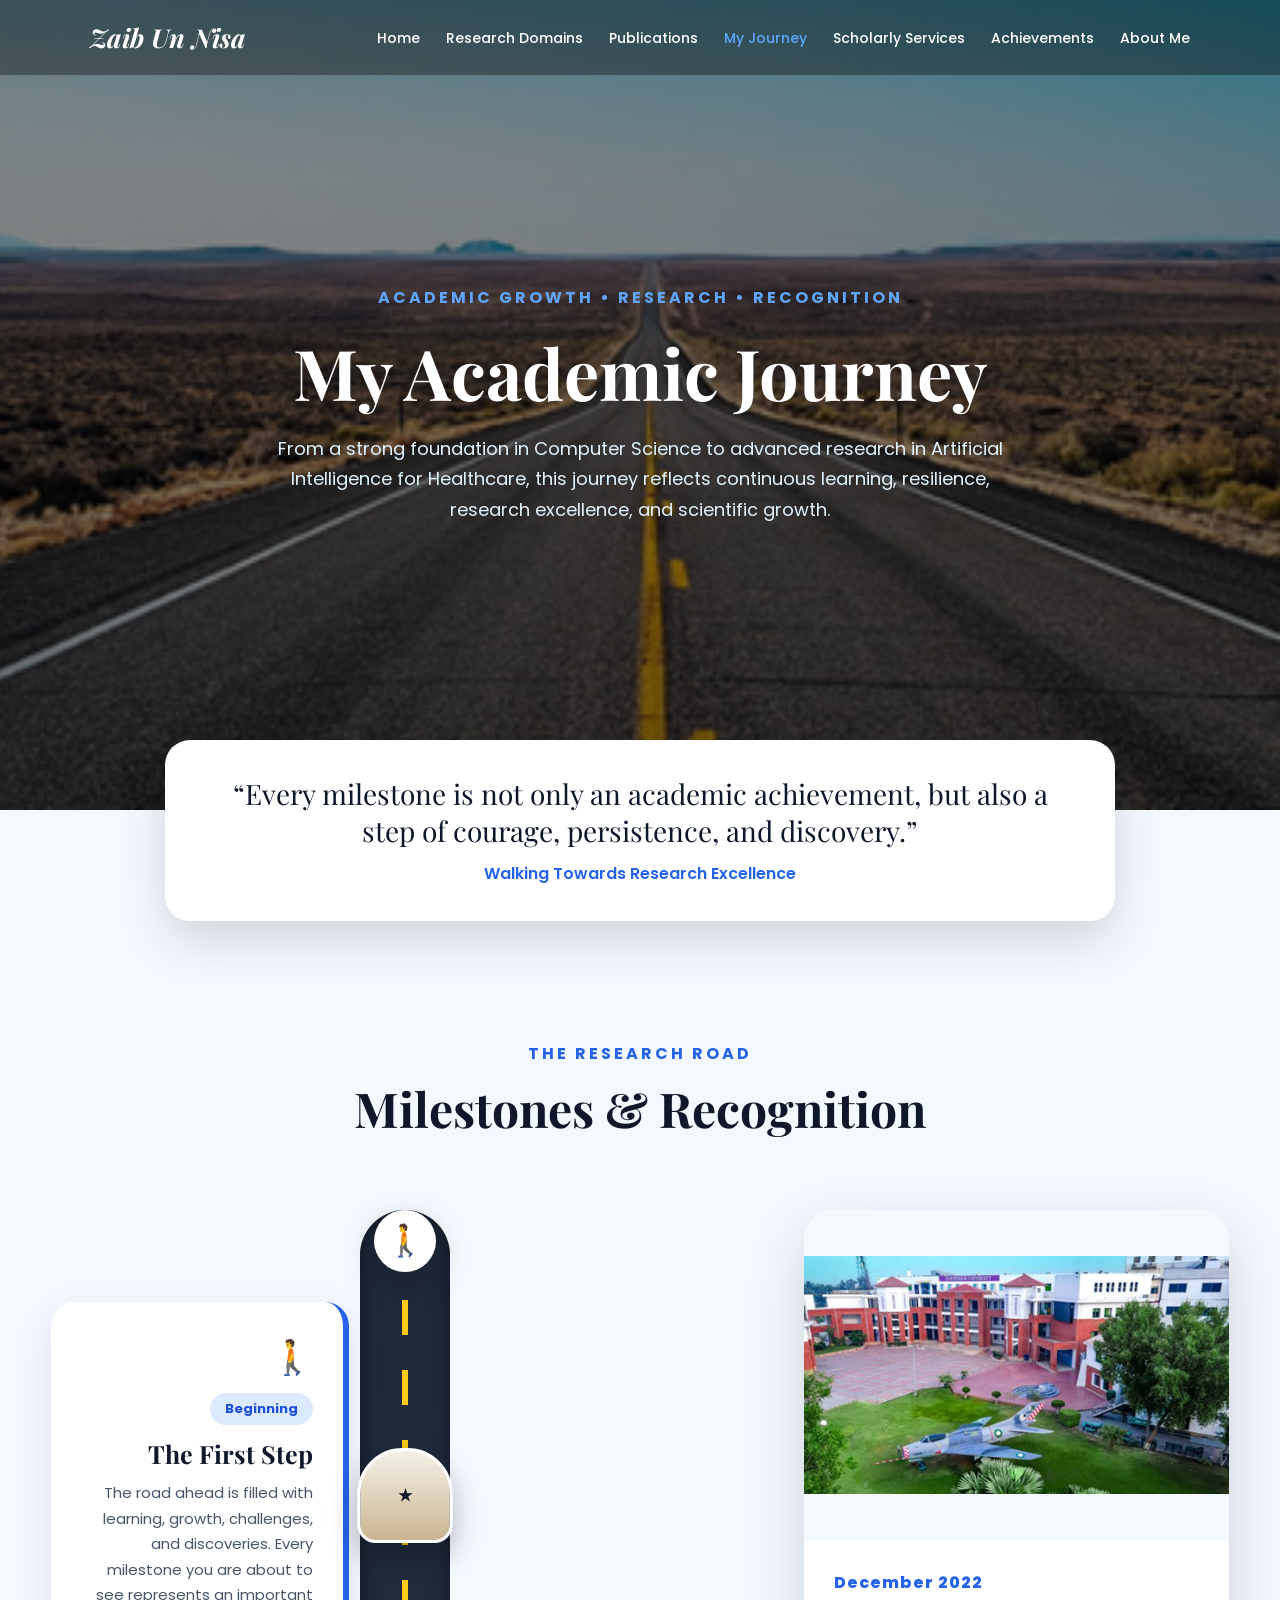
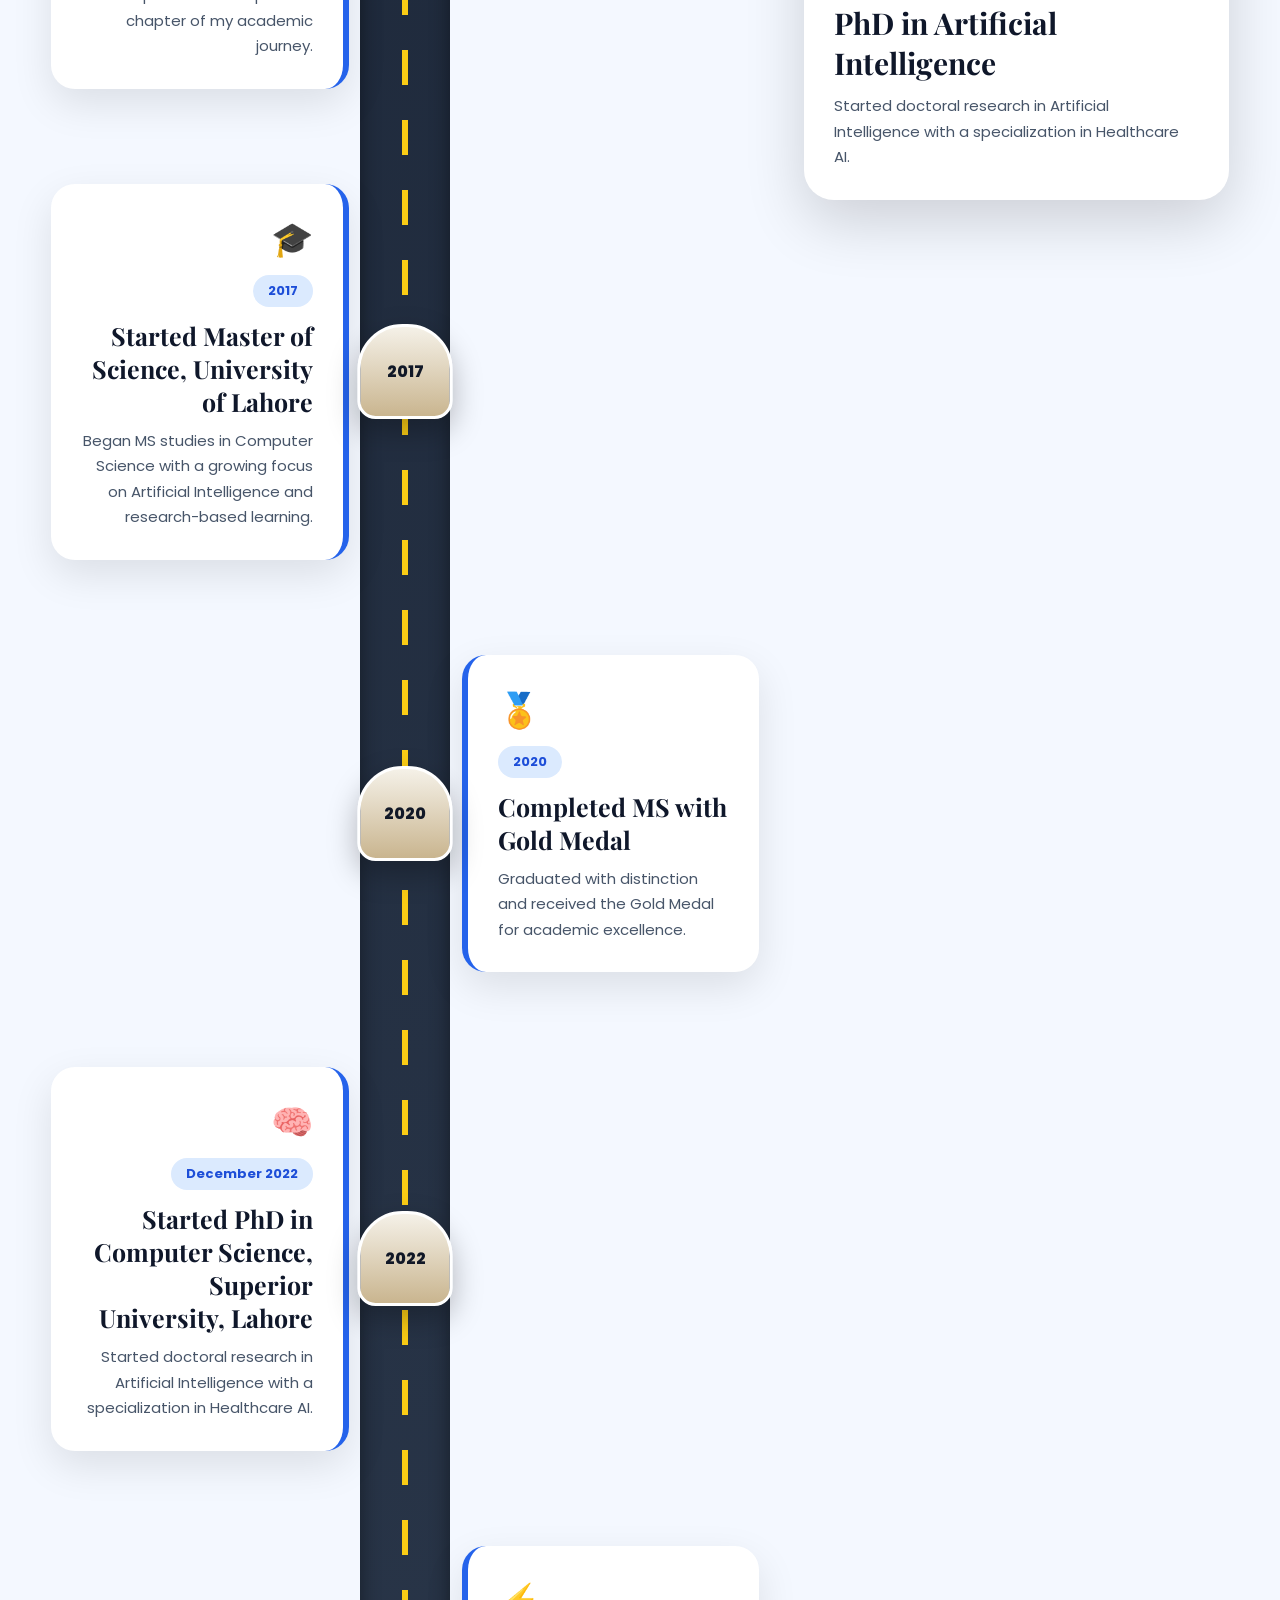
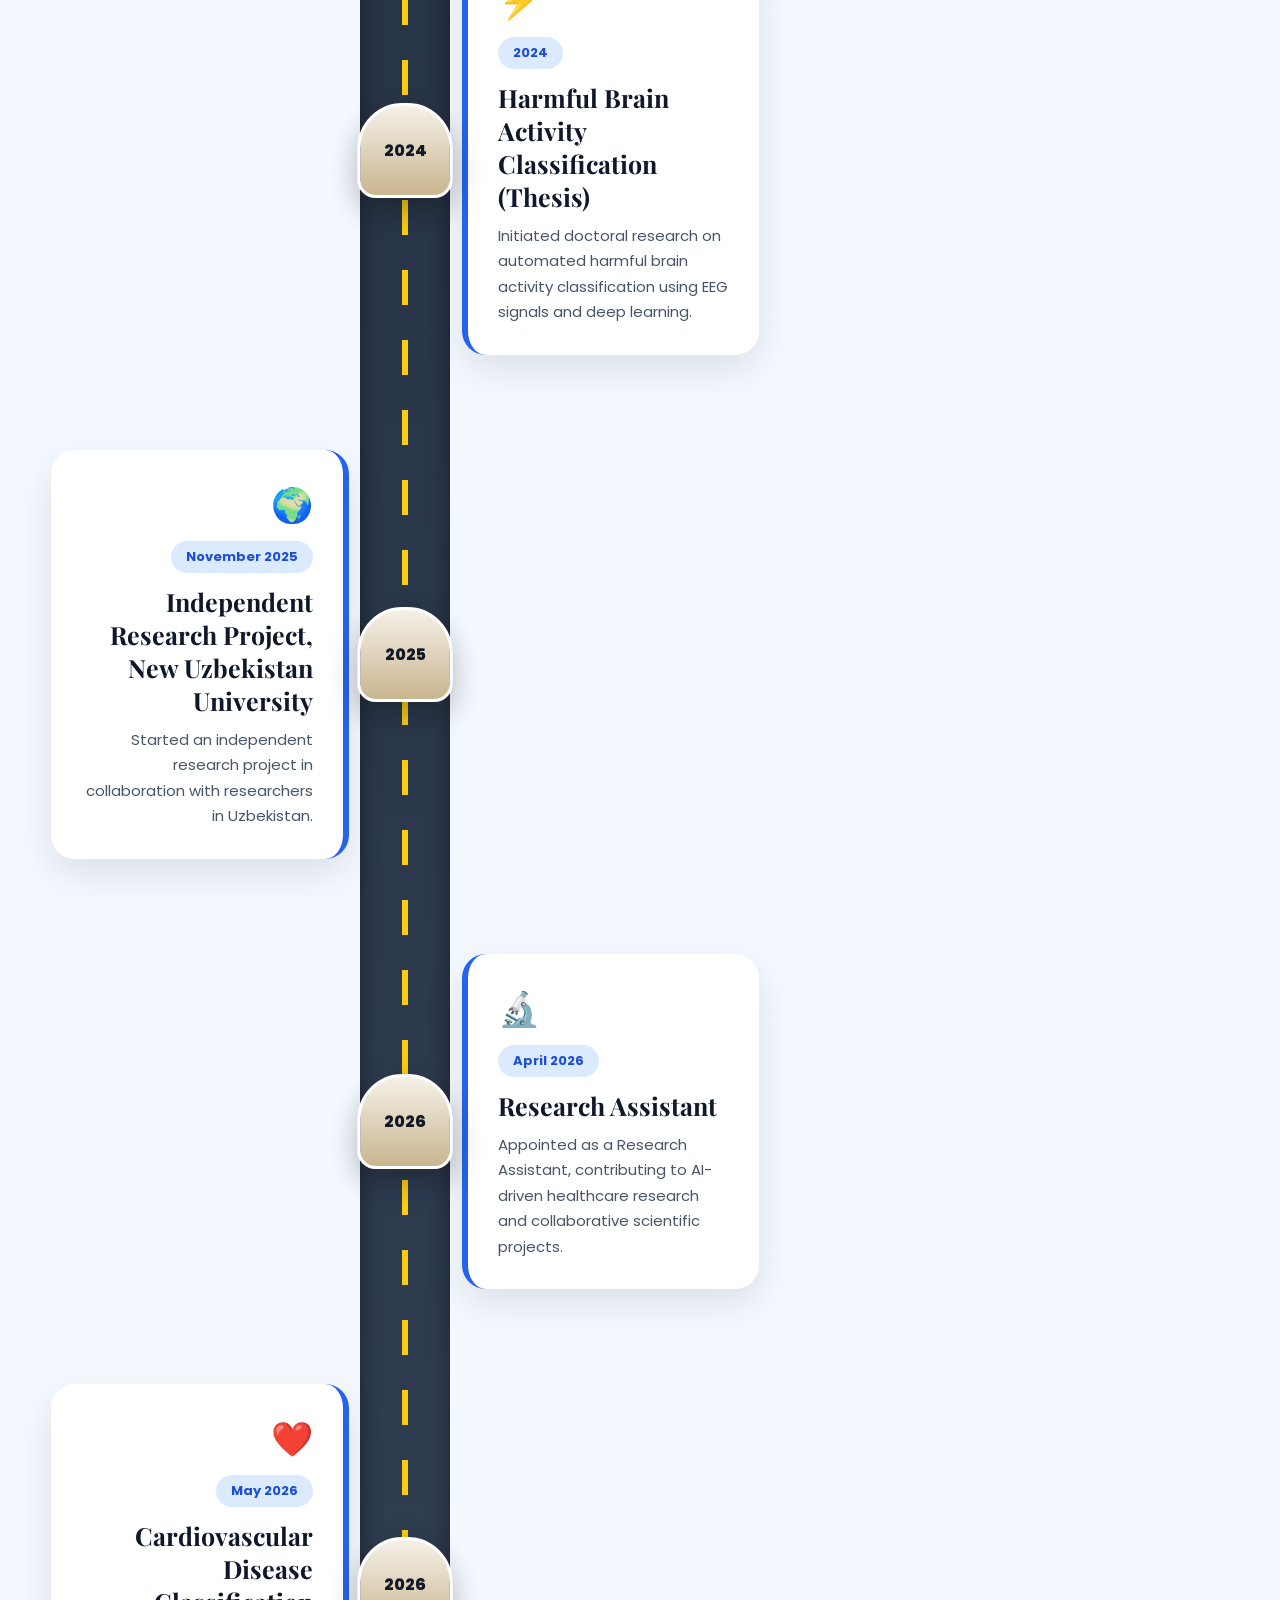
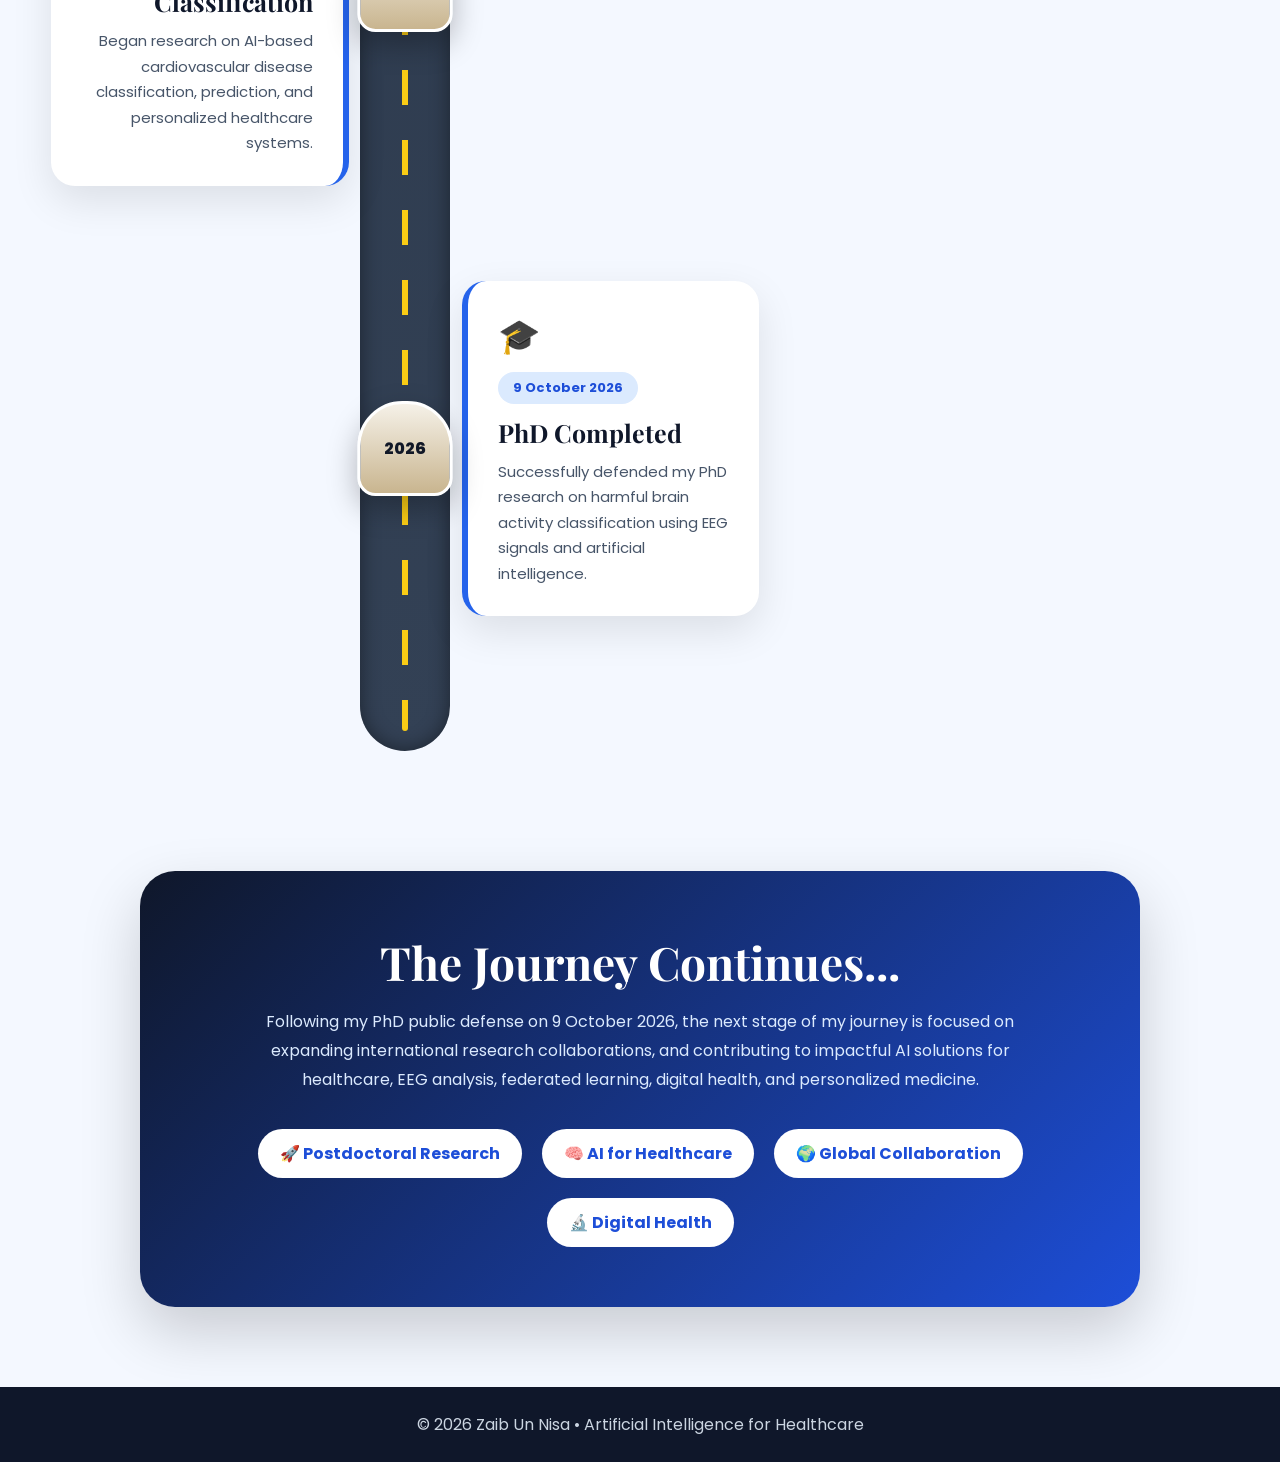
<file: my_journey4.html>
<!DOCTYPE html>
<html lang="en">
<head>
<meta charset="UTF-8">
<meta name="viewport" content="width=device-width, initial-scale=1.0">
<title>My Journey | Zaib Un Nisa</title>

<link href="https://fonts.googleapis.com/css2?family=Playfair+Display:wght@600;700&family=Poppins:wght@300;400;500;600;700&display=swap" rel="stylesheet">

<style>
*{
    margin:0;
    padding:0;
    box-sizing:border-box;
}

body{
    font-family:'Poppins',sans-serif;
    background:#f4f8ff;
    color:#0f172a;
    overflow-x:hidden;
}

/* NAVBAR */

.navbar{
    position:absolute;
    top:0;
    left:0;
    width:100%;
    z-index:10;
    padding:20px 7%;
    display:flex;
    justify-content:space-between;
    align-items:center;
    background:rgba(0,0,0,.35);
}

.logo{
    font-family:'Playfair Display',serif;
    color:white;
    font-size:26px;
    font-style:italic;
    font-weight:700;
}

.navbar a{
    color:white;
    text-decoration:none;
    margin-left:22px;
    font-size:14px;
    font-weight:500;
}

.navbar a:hover,
.navbar a.active{
    color:#60a5fa;
}

/* HERO */

.hero{
    min-height:90vh;
    background:
        linear-gradient(rgba(0,0,0,.45),rgba(0,0,0,.55)),
        url("images/j1.png");
    background-size:cover;
    background-position:center;
    display:flex;
    justify-content:center;
    align-items:center;
    text-align:center;
    color:white;
    padding:100px 20px;
}

.hero-content{
    max-width:850px;
}

.hero-content span{
    color:#60a5fa;
    text-transform:uppercase;
    letter-spacing:3px;
    font-weight:700;
}

.hero h1{
    font-family:'Playfair Display',serif;
    font-size:70px;
    margin:15px 0;
}

.hero p{
    max-width:760px;
    margin:auto;
    font-size:18px;
    line-height:1.7;
    color:#e0f2fe;
}

/* QUOTE */

.quote{
    width:90%;
    max-width:950px;
    margin:-70px auto 90px;
    background:white;
    padding:35px 45px;
    border-radius:25px;
    box-shadow:0 20px 50px rgba(0,0,0,.14);
    position:relative;
    z-index:4;
    text-align:center;
}

.quote p{
    font-family:'Playfair Display',serif;
    font-size:28px;
    color:#0f172a;
}

.quote span{
    display:block;
    margin-top:12px;
    color:#2563eb;
    font-weight:600;
}

/* SECTION */

.road-section{
    width:92%;
    max-width:1250px;
    margin:0 auto;
    padding:30px 0 90px;
}

.section-title{
    text-align:center;
    margin-bottom:70px;
}

.section-title span{
    color:#2563eb;
    text-transform:uppercase;
    letter-spacing:3px;
    font-weight:700;
}

.section-title h2{
    font-family:'Playfair Display',serif;
    font-size:48px;
    margin-top:10px;
}

/* JOURNEY LAYOUT */

.journey-layout{
    display:grid;
    grid-template-columns:1.25fr .75fr;
    gap:45px;
    align-items:start;
}

/* ROAD */

.road{
    position:relative;
    padding-bottom:40px;
}

.road::before{
    content:"";
    position:absolute;
    left:50%;
    top:0;
    transform:translateX(-50%);
    width:90px;
    height:100%;
    background:linear-gradient(#1e293b,#334155);
    border-radius:60px;
    box-shadow:inset 0 0 20px rgba(0,0,0,.45);
}

.road::after{
    content:"";
    position:absolute;
    left:50%;
    top:20px;
    transform:translateX(-50%);
    width:6px;
    height:calc(100% - 40px);
    background:repeating-linear-gradient(
        to bottom,
        #facc15 0,
        #facc15 35px,
        transparent 35px,
        transparent 70px
    );
    border-radius:20px;
}

.traveler{
    position:sticky;
    top:115px;
    margin:0 auto 30px;
    width:62px;
    height:62px;
    background:white;
    border-radius:50%;
    display:flex;
    align-items:center;
    justify-content:center;
    font-size:31px;
    z-index:5;
    box-shadow:0 12px 35px rgba(0,0,0,.22);
}

/* MILESTONES */

.milestone{
    position:relative;
    display:flex;
    align-items:center;
    margin-bottom:95px;
    z-index:3;
}

.milestone.left{
    justify-content:flex-start;
}

.milestone.right{
    justify-content:flex-end;
}

.milestone-card{
    width:42%;
    background:white;
    padding:30px;
    border-radius:24px;
    box-shadow:0 15px 40px rgba(0,0,0,.10);
    transition:.35s;
}

.milestone-card:hover{
    transform:translateY(-10px);
    box-shadow:0 25px 55px rgba(0,0,0,.16);
}

.milestone.left .milestone-card{
    text-align:right;
    border-right:6px solid #2563eb;
}

.milestone.right .milestone-card{
    text-align:left;
    border-left:6px solid #2563eb;
}

.milestone-stone{
    position:absolute;
    left:50%;
    transform:translateX(-50%);
    width:95px;
    height:95px;
    background:linear-gradient(#f5f1e8,#c9b58f);
    border-radius:45px 45px 18px 18px;
    display:flex;
    align-items:center;
    justify-content:center;
    text-align:center;
    font-weight:800;
    color:#111827;
    z-index:4;
    box-shadow:0 12px 30px rgba(0,0,0,.28);
    border:3px solid white;
}

.icon{
    font-size:34px;
    margin-bottom:10px;
}

.year{
    display:inline-block;
    background:#dbeafe;
    color:#1d4ed8;
    padding:6px 15px;
    border-radius:30px;
    font-size:13px;
    font-weight:700;
    margin-bottom:12px;
}

.milestone-card h3{
    font-family:'Playfair Display',serif;
    font-size:25px;
    margin-bottom:10px;
}

.milestone-card p{
    color:#475569;
    font-size:15px;
    line-height:1.7;
}

/* MEMORY PANEL */

.memory-panel{
    position:sticky;
    top:110px;
    background:white;
    border-radius:30px;
    overflow:hidden;
    box-shadow:0 22px 60px rgba(0,0,0,.16);
}

.memory-panel img{
    width:100%;
    height:330px;
    object-fit:cover;
    display:block;
    transition:.5s ease;
}

.memory-panel img.fit-full{
    object-fit:contain;
    background:#f4f8ff;
}

.memory-text{
    padding:30px;
    transition:.5s ease;
}

.memory-text span{
    color:#2563eb;
    font-weight:800;
    letter-spacing:1px;
}

.memory-text h3{
    font-family:'Playfair Display',serif;
    font-size:30px;
    margin:8px 0 10px;
}

.memory-text p{
    color:#475569;
    line-height:1.7;
    font-size:15px;
}

.memory-panel.fade img,
.memory-panel.fade .memory-text{
    opacity:.25;
}

/* FUTURE */

.future{
    width:90%;
    max-width:1000px;
    margin:30px auto 80px;
    background:linear-gradient(135deg,#0f172a,#1d4ed8);
    color:white;
    padding:60px;
    border-radius:35px;
    text-align:center;
    box-shadow:0 25px 60px rgba(0,0,0,.18);
}

.future h2{
    font-family:'Playfair Display',serif;
    font-size:46px;
    margin-bottom:15px;
}

.future p{
    color:#dbeafe;
    max-width:780px;
    margin:auto;
    line-height:1.8;
}

.future-goals{
    display:flex;
    justify-content:center;
    gap:20px;
    flex-wrap:wrap;
    margin-top:35px;
}

.future-goals span{
    background:white;
    color:#1d4ed8;
    padding:12px 22px;
    border-radius:30px;
    font-weight:700;
}

/* FOOTER */

footer{
    background:#0f172a;
    color:#cbd5e1;
    text-align:center;
    padding:25px;
}

/* MOBILE */

@media(max-width:950px){

    .navbar{
        position:relative;
        background:#0f172a;
        flex-direction:column;
        gap:15px;
    }

    .navbar div:last-child{
        text-align:center;
    }

    .navbar a{
        margin:0 8px;
        font-size:13px;
        display:inline-block;
        margin-bottom:8px;
    }

    .hero h1{
        font-size:42px;
    }

    .quote p{
        font-size:22px;
    }

    .journey-layout{
        grid-template-columns:1fr;
    }

    .memory-panel{
        position:relative;
        top:0;
        order:-1;
        margin-bottom:40px;
    }

    .road::before{
        left:38px;
        width:60px;
    }

    .road::after{
        left:38px;
    }

    .traveler{
        margin-left:8px;
    }

    .milestone{
        justify-content:flex-end!important;
        margin-bottom:70px;
    }

    .milestone-card{
        width:78%;
        text-align:left!important;
        border-left:6px solid #2563eb!important;
        border-right:none!important;
    }

    .milestone-stone{
        left:38px;
        width:75px;
        height:75px;
        font-size:13px;
    }

    .section-title h2,
    .future h2{
        font-size:36px;
    }

    .future{
        padding:40px 25px;
    }
}
</style>
</head>

<body>

<nav class="navbar">
    <div class="logo">Zaib Un Nisa</div>
    <div>
        <a href="index.html">Home</a>
        <a href="research_domain.html">Research Domains</a>
        <a href="publications.html">Publications</a>
        <a href="my_journey4.html" class="active">My Journey</a>
        <a href="scholarly-services.html">Scholarly Services</a>
        <a href="acheivements.html">Achievements</a>
        <a href="abtMe.html">About Me</a>
    </div>
</nav>

<section class="hero">
    <div class="hero-content">
        <span>Academic Growth • Research • Recognition</span>
        <h1>My Academic Journey</h1>
        <p>
            From a strong foundation in Computer Science to advanced research in
            Artificial Intelligence for Healthcare, this journey reflects continuous
            learning, resilience, research excellence, and scientific growth.
        </p>
    </div>
</section>

<section class="quote">
    <p>
        “Every milestone is not only an academic achievement, but also a step of courage,
        persistence, and discovery.”
    </p>
    <span>Walking Towards Research Excellence</span>
</section>

<section class="road-section">

    <div class="section-title">
        <span>The Research Road</span>
        <h2>Milestones & Recognition</h2>
    </div>

    <div class="journey-layout">

        <div class="road">

            <div class="traveler">🚶</div>

                <div class="milestone left"
                    data-img="images/b1.png"
                    data-year="Beginning"
                    data-title="Every Journey Begins With a Dream"
                    data-desc="This road represents curiosity, perseverance, and the passion to contribute to Artificial Intelligence for Healthcare.">

                    <div class="milestone-stone">★</div>

                    <div class="milestone-card">

                    <div class="icon">🚶</div>

                    <div class="year">Beginning</div>

                    <h3>The First Step</h3>

                    <p> The road ahead is filled with learning, growth, challenges, and discoveries. 
                    Every milestone you are about to see represents an important chapter of my academic journey.
                    </p>

                </div>

            </div>



            <div class="milestone left"
                 data-img="images/UOL.png"
                 data-year="2017"
                 data-title="University of Lahore"
                 data-desc="This is where my MS journey began, with a growing interest in Computer Science, Artificial Intelligence, and research-based learning.">

                <div class="milestone-stone">2017</div>
                <div class="milestone-card">
                    <div class="icon">🎓</div>
                    <div class="year">2017</div>
                    <h3>Started Master of Science, University of Lahore</h3>
                    <p>
                        Began MS studies in Computer Science with a growing focus on
                        Artificial Intelligence and research-based learning.
                    </p>
                </div>
            </div>

            <div class="milestone right"
                 data-img="images/gold.jpeg"
                 data-year="2020"
                 data-title="Gold Medal Achievement"
                 data-desc="Graduated with distinction and received the Gold Medal for academic excellence.">

                <div class="milestone-stone">2020</div>
                <div class="milestone-card">
                    <div class="icon">🏅</div>
                    <div class="year">2020</div>
                    <h3>Completed MS with Gold Medal</h3>
                    <p>
                        Graduated with distinction and received the Gold Medal for
                        academic excellence.
                    </p>
                </div>
            </div>

            <div class="milestone left"
                 data-img="images/phd.png"
                 data-year="December 2022"
                 data-title="PhD in Artificial Intelligence"
                 data-desc="Started doctoral research in Artificial Intelligence with a specialization in Healthcare AI.">

                <div class="milestone-stone">2022</div>
                <div class="milestone-card">
                    <div class="icon">🧠</div>
                    <div class="year">December 2022</div>
                    <h3>Started PhD in Computer Science, Superior University, Lahore</h3>
                    <p>
                        Started doctoral research in Artificial Intelligence with a
                        specialization in Healthcare AI.
                    </p>
                </div>
            </div>

            <div class="milestone right"
                 data-img="images/EEG.png"
                 data-year="2024"
                 data-title="EEG-Based AI Research"
                 data-desc="Initiated doctoral research on automated harmful brain activity classification using EEG signals and deep learning.">

                <div class="milestone-stone">2024</div>
                <div class="milestone-card">
                    <div class="icon">⚡</div>
                    <div class="year">2024</div>
                    <h3>Harmful Brain Activity Classification (Thesis)</h3>
                    <p>
                        Initiated doctoral research on automated harmful brain activity
                        classification using EEG signals and deep learning.
                    </p>
                </div>
            </div>

            <div class="milestone left"
                 data-img="images/NewUniUzb.png"
                 data-year="November 2025"
                 data-title="Uzbekistan Collaboration"
                 data-desc="Started an independent research project in collaboration with researchers in Uzbekistan.">

                <div class="milestone-stone">2025</div>
                <div class="milestone-card">
                    <div class="icon">🌍</div>
                    <div class="year">November 2025</div>
                    <h3>Independent Research Project, New Uzbekistan University</h3>
                    <p>
                        Started an independent research project in collaboration with
                        researchers in Uzbekistan.
                    </p>
                </div>
            </div>

            <div class="milestone right"
                 data-img="images/RA.png"
                 data-year="April 2026"
                 data-title="Research Assistant"
                 data-desc="Appointed as a Research Assistant, contributing to AI-driven healthcare research and collaborative scientific projects.">

                <div class="milestone-stone">2026</div>
                <div class="milestone-card">
                    <div class="icon">🔬</div>
                    <div class="year">April 2026</div>
                    <h3>Research Assistant</h3>
                    <p>
                        Appointed as a Research Assistant, contributing to AI-driven
                        healthcare research and collaborative scientific projects.
                    </p>
                </div>
            </div>

            <div class="milestone left"
                 data-img="images/CVD.png"
                 data-year="May 2026"
                 data-title="Cardiovascular Disease Classification"
                 data-desc="Began research on AI-based cardiovascular disease classification, prediction, and personalized healthcare systems.">

                <div class="milestone-stone">2026</div>
                <div class="milestone-card">
                    <div class="icon">❤️</div>
                    <div class="year">May 2026</div>
                    <h3>Cardiovascular Disease Classification</h3>
                    <p>
                        Began research on AI-based cardiovascular disease classification,
                        prediction, and personalized healthcare systems.
                    </p>
                </div>
            </div>

            <div class="milestone right"
                 data-img="images/phd.jpg"
                 data-year="9 October 2026"
                 data-title="PhD Completed"
                 data-desc="Successfully defended my PhD research on harmful brain activity classification using EEG signals and artificial intelligence in my public defense.">
                <div class="milestone-stone">2026</div>
                <div class="milestone-card">
                    <div class="icon">🎓</div>
                    <div class="year">9 October 2026</div>
                    <h3>PhD Completed</h3>
                    <p>Successfully defended my PhD research on harmful brain activity classification using EEG signals and artificial intelligence.</p>
                </div>
            </div>

        </div>

        <aside class="memory-panel">
            <img id="memoryImage" src="images/b1.png" alt="Journey Begins">
            <div class="memory-text">
                <span id="memoryYear">The Beginning</span>
                <h3 id="memoryTitle">The Journey Begins</h3>
                <p id="memoryDesc">
                    Every great achievement begins with a dream, 
                    a vision, and the courage to take the first step.
                </p>
            </div>
        </aside>
    </div>

</section>

<section class="future">
    <h2>The Journey Continues...</h2>
    <p>
        Following my PhD public defense on 9 October 2026, the next stage of my journey is focused on
        expanding international research collaborations, and contributing to
        impactful AI solutions for healthcare, EEG analysis, federated learning,
        digital health, and personalized medicine.
    </p>

    <div class="future-goals">
        <span>🚀 Postdoctoral Research</span>
        <span>🧠 AI for Healthcare</span>
        <span>🌍 Global Collaboration</span>
        <span>🔬 Digital Health</span>
    </div>
</section>

<footer>
    © 2026 Zaib Un Nisa • Artificial Intelligence for Healthcare
</footer>

<script>
const milestones = document.querySelectorAll(".milestone");
const memoryPanel = document.querySelector(".memory-panel");
const memoryImage = document.getElementById("memoryImage");
const memoryYear = document.getElementById("memoryYear");
const memoryTitle = document.getElementById("memoryTitle");
const memoryDesc = document.getElementById("memoryDesc");

let currentMilestone = null;

function updateMemory(item){
    if(currentMilestone === item) return;
    currentMilestone = item;

    memoryPanel.classList.add("fade");

    setTimeout(() => {
        memoryImage.src = item.dataset.img;
        memoryImage.classList.toggle("fit-full", /(?:^|\/)phd\.(?:jpg|jpeg|png)$/i.test(item.dataset.img));
        memoryYear.textContent = item.dataset.year;
        memoryTitle.textContent = item.dataset.title;
        memoryDesc.textContent = item.dataset.desc;
        memoryPanel.classList.remove("fade");
    }, 250);
}

function checkMilestoneReached(){
    const traveler = document.querySelector(".traveler");
    const travelerRect = traveler.getBoundingClientRect();
    const travelerCenter = travelerRect.top + travelerRect.height / 2;

    let closest = null;
    let closestDistance = Infinity;

    milestones.forEach(item => {
        const stone = item.querySelector(".milestone-stone");
        const stoneRect = stone.getBoundingClientRect();
        const stoneCenter = stoneRect.top + stoneRect.height / 2;

        const distance = Math.abs(travelerCenter - stoneCenter);

        if(distance < closestDistance){
            closestDistance = distance;
            closest = item;
        }
    });

    if(closest && closestDistance < 45){
        updateMemory(closest);
    }
}

window.addEventListener("scroll", checkMilestoneReached);
window.addEventListener("load", checkMilestoneReached);
window.addEventListener("resize", checkMilestoneReached);
</script>

</body>
</html>
</file>
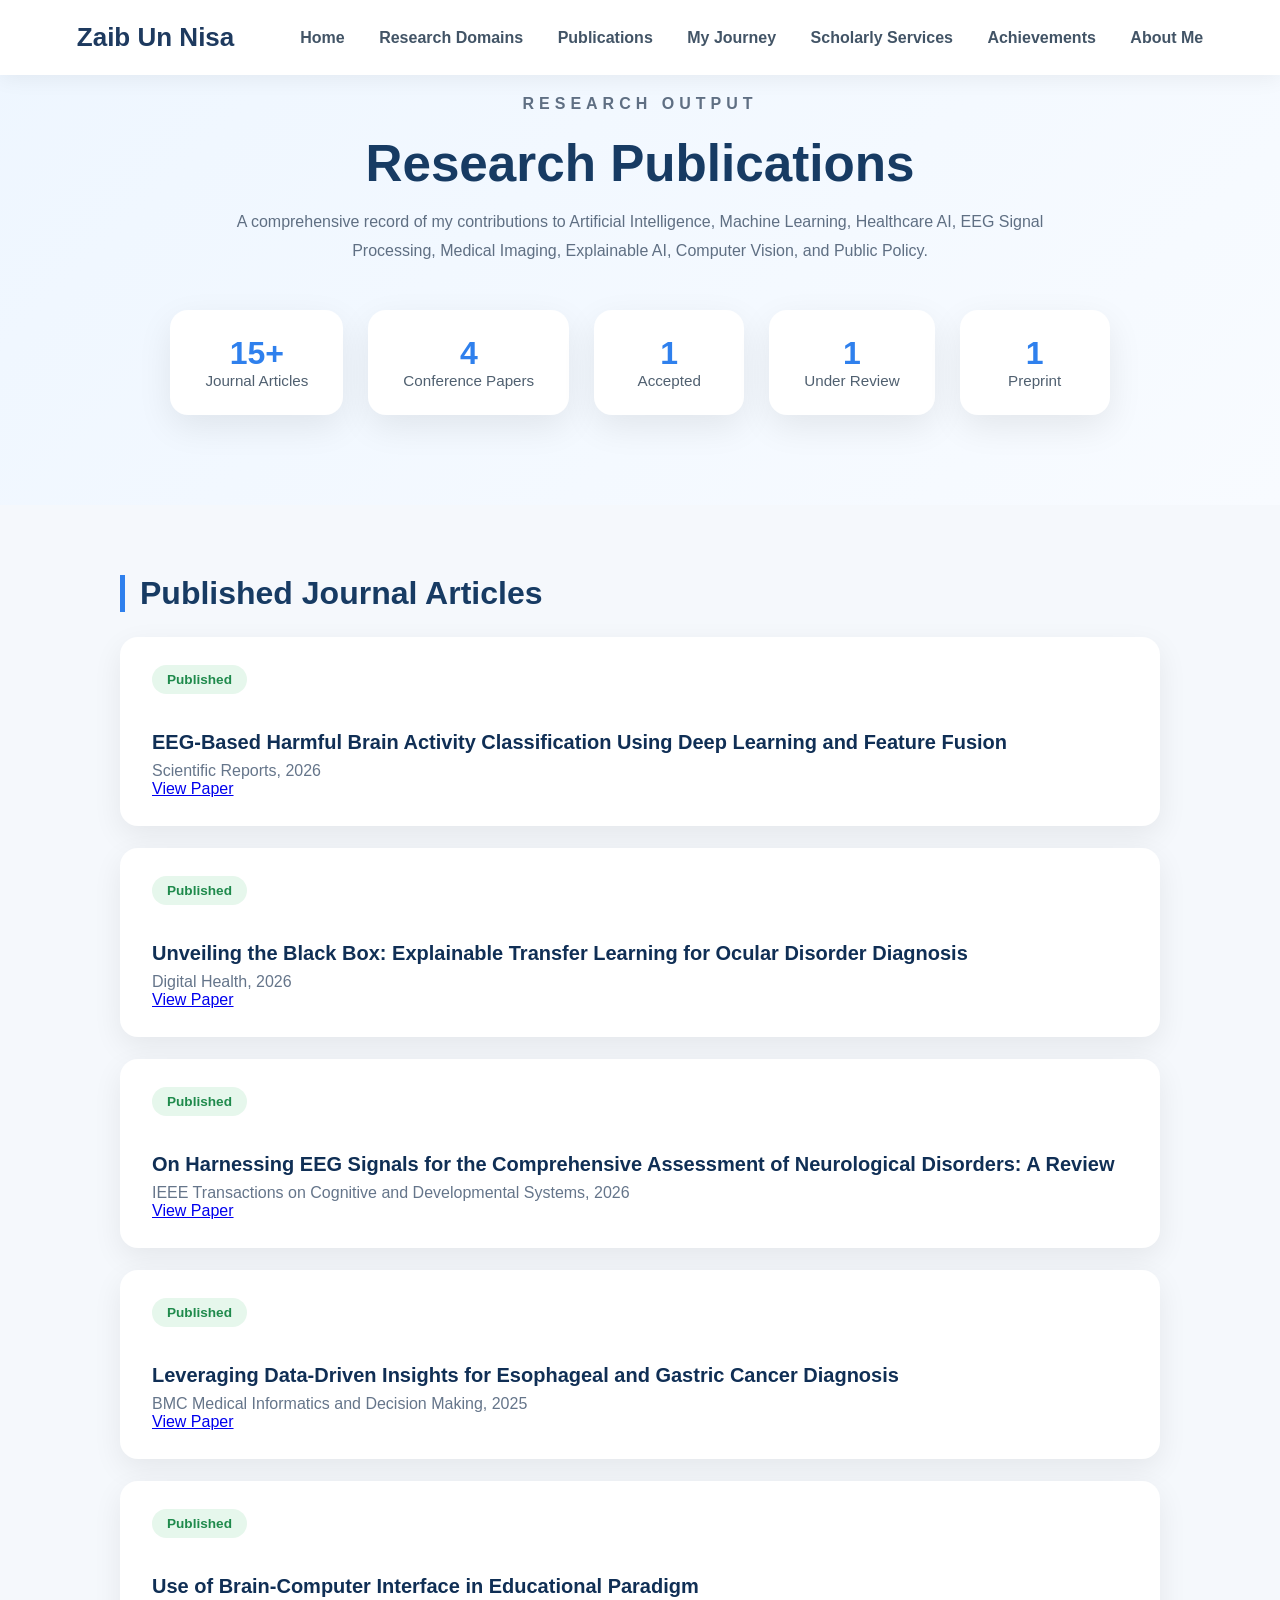
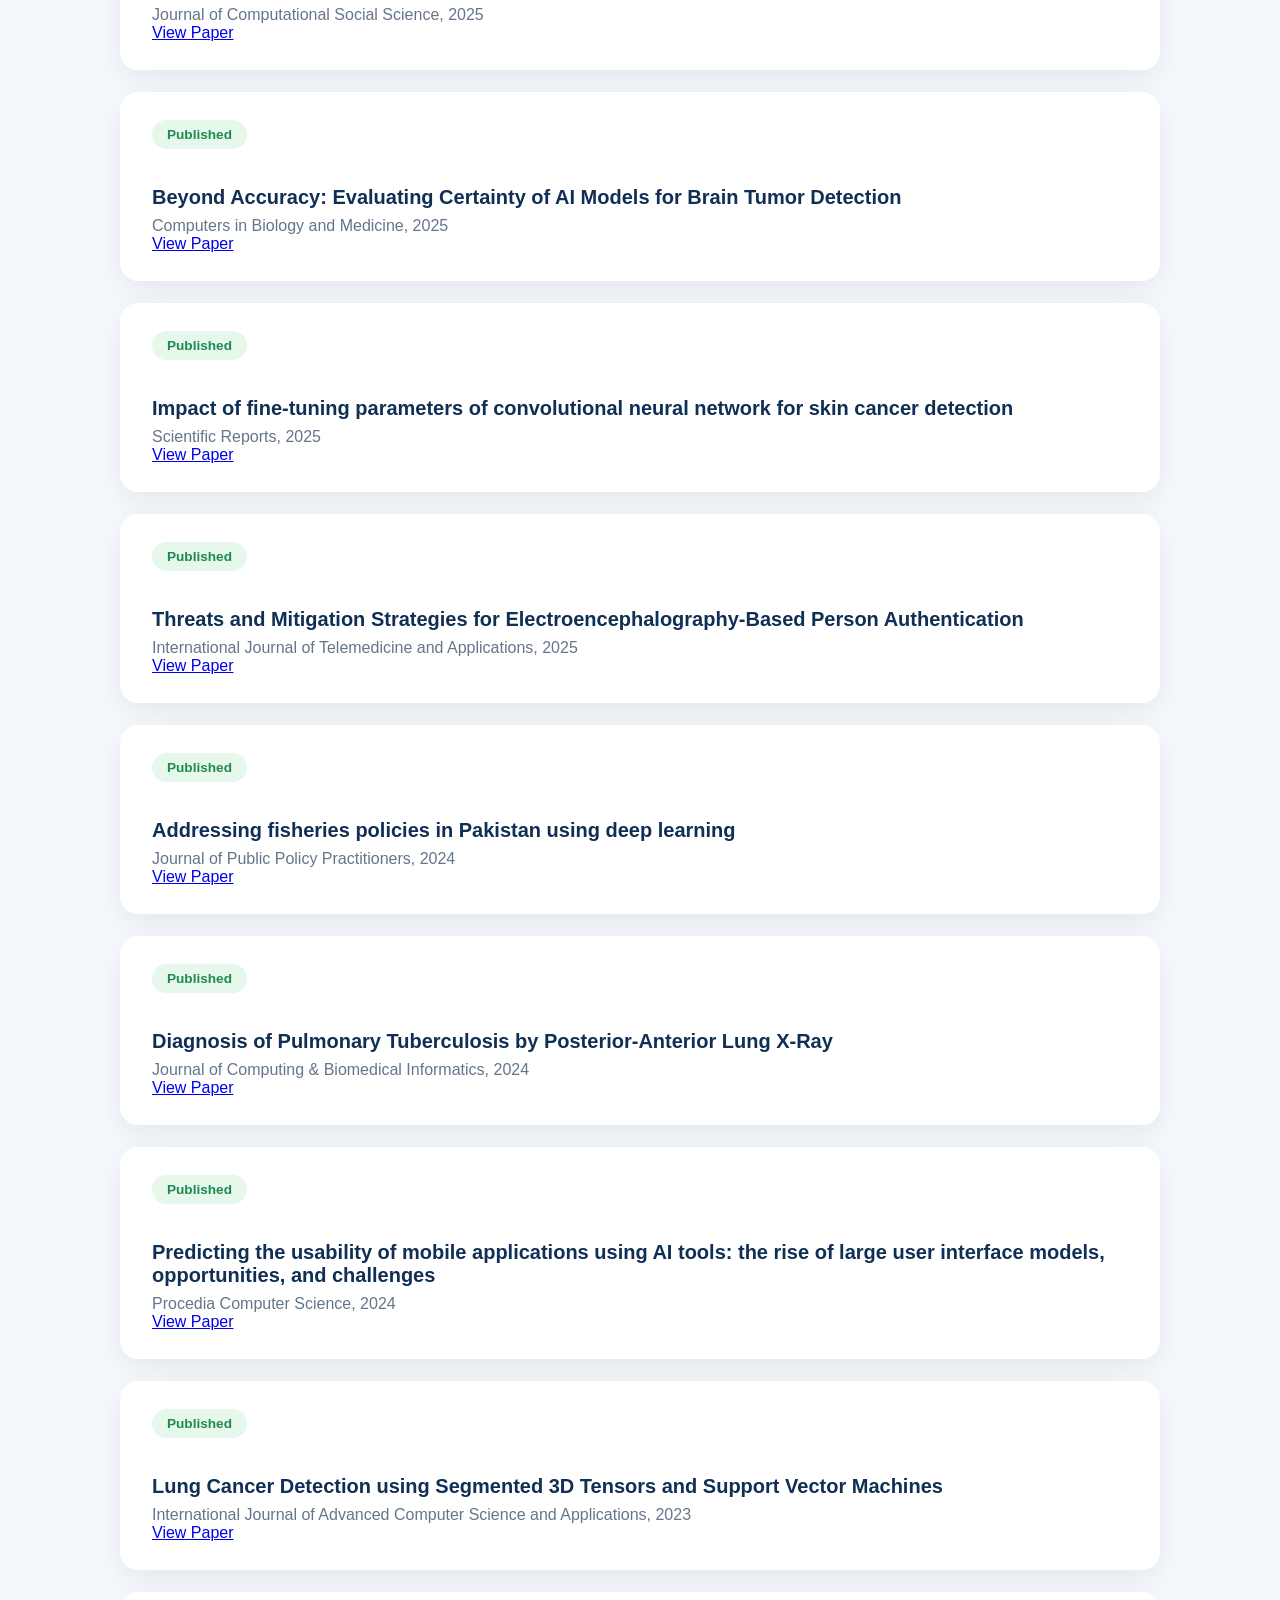
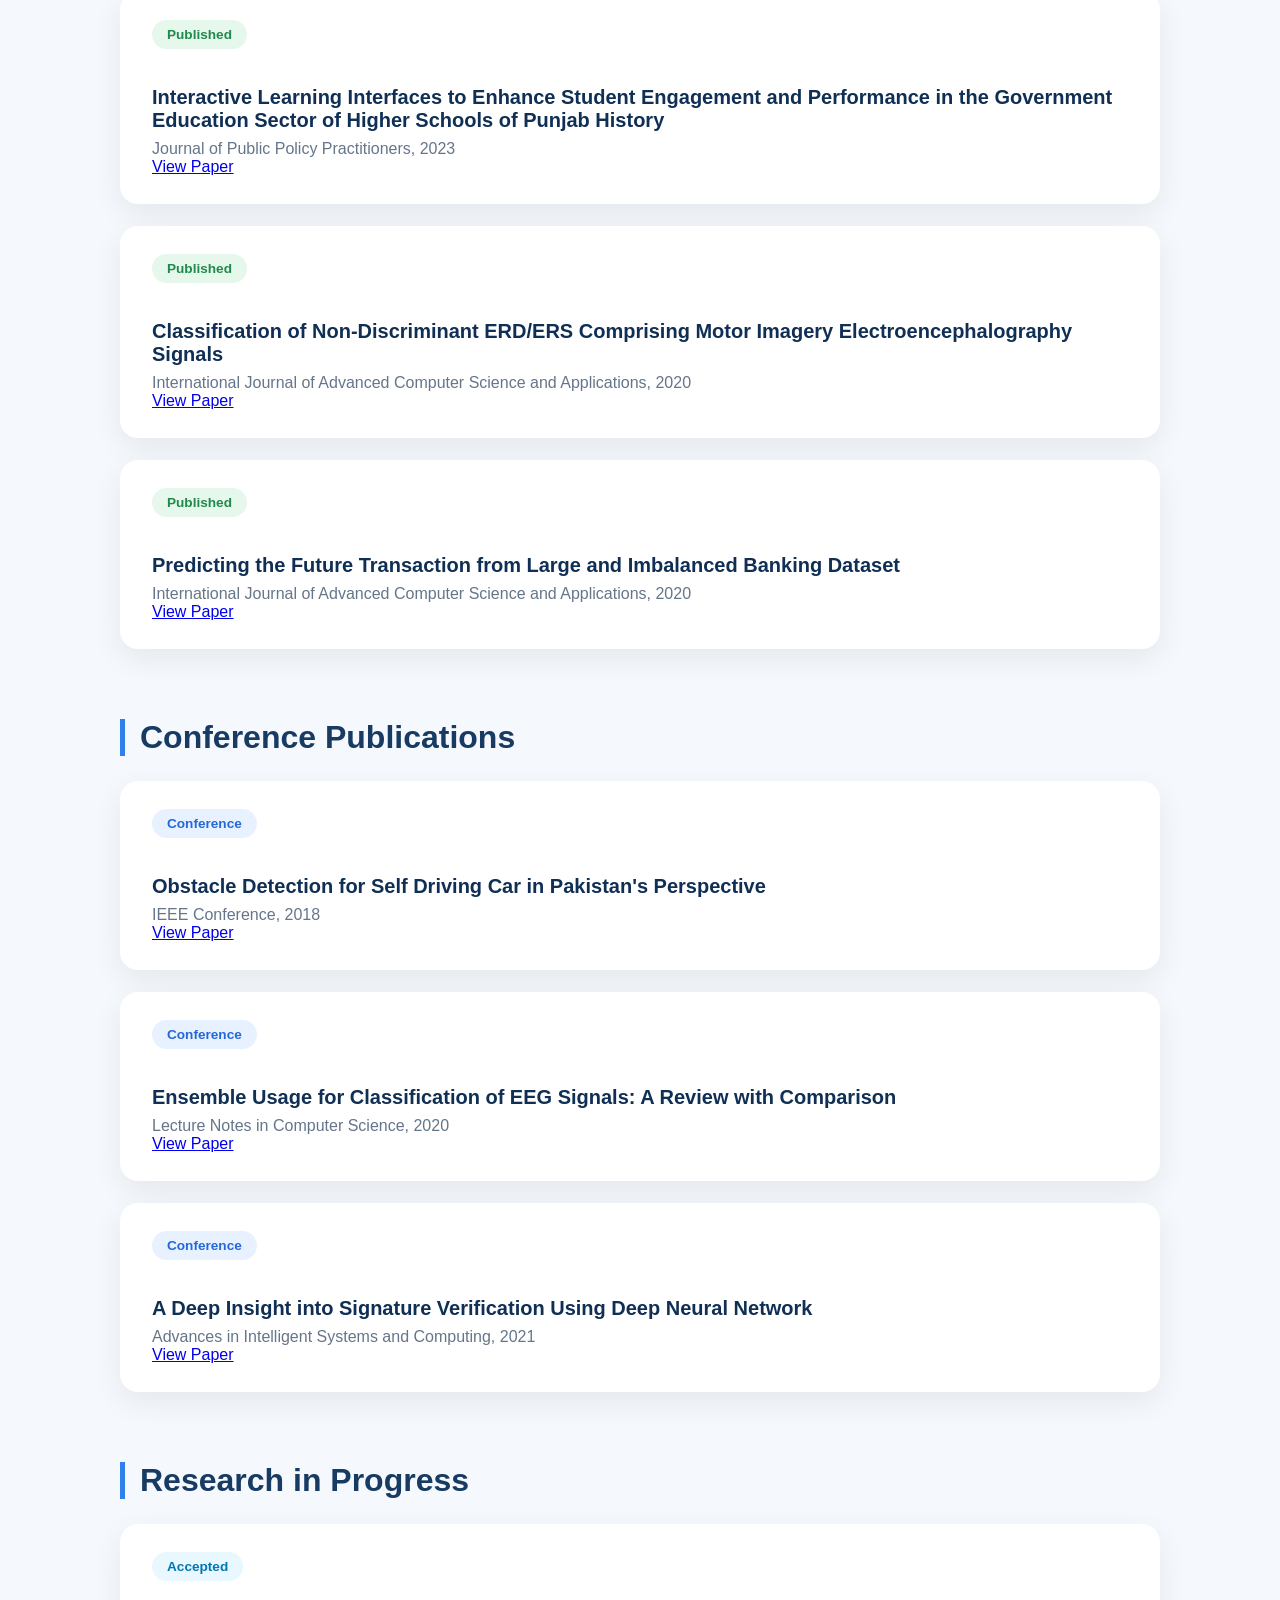
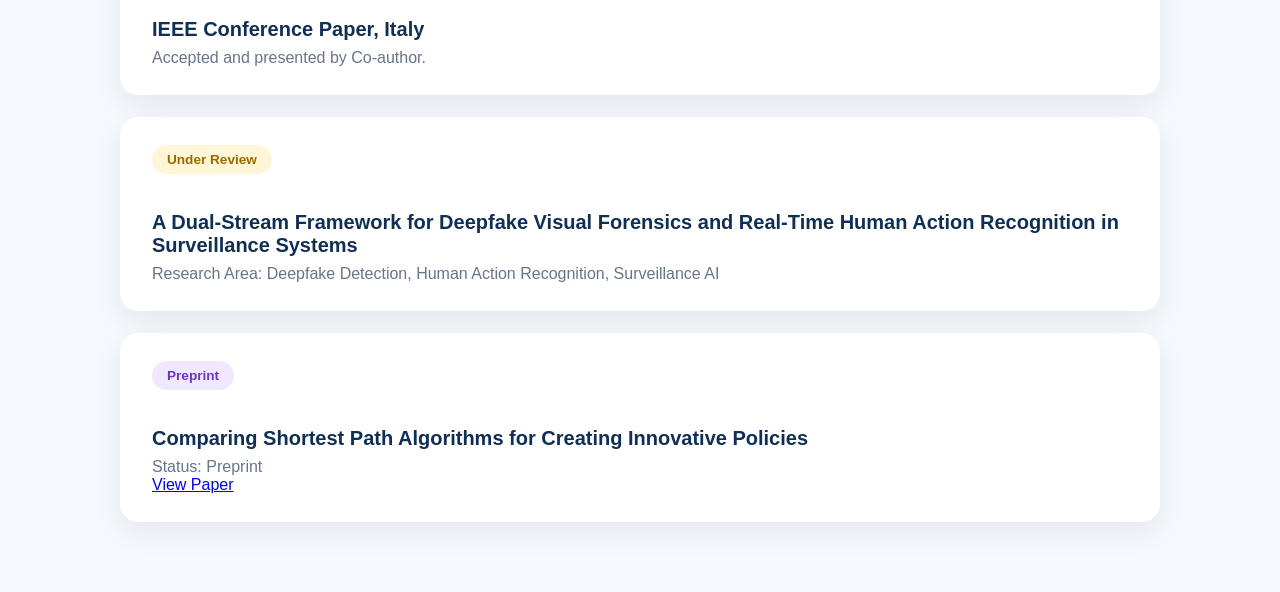
<file: publications.html>
<!DOCTYPE html>
<html lang="en">
<head>
    <meta charset="UTF-8">
    <meta name="viewport" content="width=device-width, initial-scale=1.0">
    <title>Publications | Zaib Unnisa</title>
    <link rel="stylesheet" href="style.css">
</head>
<body>

<nav class="navbar premium-nav">
    <div class="logo">Zaib Un Nisa</div>

    <div class="nav-links">
        <a href="index.html">Home</a>
        <a href="research_domain.html">Research Domains</a>
        <a href="publications.html"class="active">Publications</a>
        <a href="my_journey4.html">My Journey</a>
        <a href="scholarly-services.html">Scholarly Services</a>
        <a href="acheivements.html">Achievements</a>
        <a href="abtMe.html">About Me</a>
    </div>
</nav>

<section class="pub-hero">
    <p class="section-label">Research Output</p>
    <h1>Research Publications</h1>
    <p>
        A comprehensive record of my contributions to Artificial Intelligence,
        Machine Learning, Healthcare AI, EEG Signal Processing, Medical Imaging,
        Explainable AI, Computer Vision, and Public Policy.
    </p>

    <div class="pub-stats">
        <div><h2>15+</h2><span>Journal Articles</span></div>
        <div><h2>4</h2><span>Conference Papers</span></div>
        <div><h2>1</h2><span>Accepted</span></div>
        <div><h2>1</h2><span>Under Review</span></div>
        <div><h2>1</h2><span>Preprint</span></div>
    </div>
</section>

<main class="publications-container">

    <section class="pub-section">
        <h2>Published Journal Articles</h2>

        <div class="pub-card">
            <span class="badge published">Published</span>
            <h3>EEG-Based Harmful Brain Activity Classification Using Deep Learning and Feature Fusion</h3>
            <p>Scientific Reports, 2026</p>
              <a href="https://www.nature.com/articles/s41598-026-48670-5" target="_blank" class="paper-btn">
              View Paper
             </a>
        </div>

        <div class="pub-card">
            <span class="badge published">Published</span>
            <h3>Unveiling the Black Box: Explainable Transfer Learning for Ocular Disorder Diagnosis</h3>
            <p>Digital Health, 2026</p>
            <a href="https://doi.org/10.1177/20552076261423994" target="_blank" class="paper-btn">
              View Paper
             </a>
        </div>

        <div class="pub-card">
            <span class="badge published">Published</span>
            <h3>On Harnessing EEG Signals for the Comprehensive Assessment of Neurological Disorders: A Review</h3>
            <p>IEEE Transactions on Cognitive and Developmental Systems, 2026</p>
            <a href="https://ieeexplore.ieee.org/abstract/document/11432912" target="_blank" class="paper-btn">
              View Paper
             </a>
        </div>

        <div class="pub-card">
            <span class="badge published">Published</span>
            <h3>Leveraging Data-Driven Insights for Esophageal and Gastric Cancer Diagnosis</h3>
            <p>BMC Medical Informatics and Decision Making, 2025</p>
            <a href="https://link.springer.com/article/10.1186/s12911-025-03170-w" target="_blank" class="paper-btn">
              View Paper
             </a>
        </div>

        <div class="pub-card">
            <span class="badge published">Published</span>
            <h3>Use of Brain-Computer Interface in Educational Paradigm</h3>
            <p>Journal of Computational Social Science, 2025</p>
            <a href="https://link.springer.com/article/10.1007/s42001-025-00394-8" target="_blank" class="paper-btn">
              View Paper
             </a>
        </div>

        <div class="pub-card">
            <span class="badge published">Published</span>
            <h3>Beyond Accuracy: Evaluating Certainty of AI Models for Brain Tumor Detection</h3>
            <p>Computers in Biology and Medicine, 2025</p>
            <a href="https://www.sciencedirect.com/science/article/abs/pii/S0010482525007267" target="_blank" class="paper-btn">
              View Paper
             </a>
        </div>

        <div class="pub-card">
            <span class="badge published">Published</span>
            <h3>Impact of fine-tuning parameters of convolutional neural network for skin cancer detection</h3>
            <p>Scientific Reports, 2025</p>
            <a href="https://www.nature.com/articles/s41598-025-99529-0" target="_blank" class="paper-btn">
              View Paper
             </a>
        </div>

        <div class="pub-card">
            <span class="badge published">Published</span>
            <h3>Threats and Mitigation Strategies for Electroencephalography-Based Person Authentication</h3>
            <p>International Journal of Telemedicine and Applications, 2025</p>
            <a href="https://onlinelibrary.wiley.com/doi/full/10.1155/ijta/3946740" target="_blank" class="paper-btn">
              View Paper
             </a>
        </div>

        
        <div class="pub-card">
            <span class="badge published">Published</span>
            <h3>Addressing fisheries policies in Pakistan using deep learning</h3>
            <p>Journal of Public Policy Practitioners, 2024</p>
            <a href="https://www.researchgate.net/publication/385903708_Addressing_fisheries_policies_in_Pakistan_using_deep_learning" target="_blank" class="paper-btn">
              View Paper
             </a>
        </div>

        <div class="pub-card">
            <span class="badge published">Published</span>
            <h3>Diagnosis of Pulmonary Tuberculosis by Posterior-Anterior Lung X-Ray</h3>
            <p>Journal of Computing & Biomedical Informatics, 2024</p>
            <a href="https://www.jcbi.org/index.php/Main/article/view/466" target="_blank" class="paper-btn">
              View Paper
             </a>
        </div>

        <div class="pub-card">
            <span class="badge published">Published</span>
            <h3>Predicting the usability of mobile applications using AI tools: the rise of large user interface models, opportunities, and challenges</h3>
            <p>Procedia Computer Science, 2024</p>
            <a href="https://www.sciencedirect.com/science/article/pii/S1877050924013127" target="_blank" class="paper-btn">
              View Paper
             </a>
        </div>

        <div class="pub-card">
            <span class="badge published">Published</span>
            <h3>Lung Cancer Detection using Segmented 3D Tensors and Support Vector Machines</h3>
            <p>International Journal of Advanced Computer Science and Applications, 2023</p>
            <a href="https://www.researchgate.net/profile/Zaib-Unnisa-2/publication/375083880_Lung_Cancer_Detection_using_Segmented_3D_Tensors_and_Support_Vector_Machines/links/653fcf15ff8d8f507cd9d3a9/Lung-Cancer-Detection-using-Segmented-3D-Tensors-and-Support-Vector-Machines.pdf" target="_blank" class="paper-btn">
              View Paper
             </a>
        </div>

        <div class="pub-card">
            <span class="badge published">Published</span>
            <h3>Interactive Learning Interfaces to Enhance Student Engagement and Performance in the Government Education Sector of Higher Schools of Punjab History</h3>
            <p>Journal of Public Policy Practitioners, 2023</p>
            <a href="https://www.researchgate.net/profile/Zaib-Unnisa-2/publication/385904038_Title_Interactive_Learning_Interfaces_to_Enhance_Student_Engagement_and_Performance_in_the_Government_Education_Sector_of_Higher_Schools_of_Punjab_History/links/673b1561f255d572867545bd/Title-Interactive-Learning-Interfaces-to-Enhance-Student-Engagement-and-Performance-in-the-Government-Education-Sector-of-Higher-Schools-of-Punjab-History.pdf" target="_blank" class="paper-btn">
              View Paper
             </a>
        </div>

        <div class="pub-card">
            <span class="badge published">Published</span>
            <h3>Classification of Non-Discriminant ERD/ERS Comprising Motor Imagery Electroencephalography Signals</h3>
            <p>International Journal of Advanced Computer Science and Applications, 2020</p>
            <a href="https://www.researchgate.net/profile/Aneela-Abbas-2/publication/339023045_Classification_of_Non-Discriminant_ERDERS_Comprising_Motor_Imagery_Electroencephalography_Signals/links/5e6c7e9b92851c6ba700b878/Classification-of-Non-Discriminant-ERD-ERS-Comprising-Motor-Imagery-Electroencephalography-Signals.pdf" target="_blank" class="paper-btn">
              View Paper
             </a>
        </div>
        
        <div class="pub-card">
            <span class="badge published">Published</span>
            <h3>Predicting the Future Transaction from Large and Imbalanced Banking Dataset</h3>
            <p>International Journal of Advanced Computer Science and Applications, 2020</p>
            <a href="https://d1wqtxts1xzle7.cloudfront.net/78181110/Paper_34-Predicting_the_Future_Transaction-libre.pdf?1641452127=&response-content-disposition=inline%3B+filename%3DPredicting_the_Future_Transaction_from_L.pdf&Expires=1782985701&Signature=gzIxi-jDQ0IG5bBlW3YI1OOIa0JJnRkzA5MRy3lBken7hddfgi9GCNxzFqPadeDAc6HpGtn87~DGzN-pILPcW6dsVPEJVwsf5drZnXD4TWDX9x0~RyyEQ~iJ4sBIch1rebZ88LSpOi3nT9-Nlq1~~ACuOtzIJt2SBV7AHIP6TvJAvEpSZTRcYZhgqS1hjMs7hOPcOkoq7HTn2sxtmhxsyJpvot-lLPSxS8qxS0l137GxrwyMUJYbhk0mjCfeeZbqpzMexDHCArGb3GAg55Qi5LzrcC9PaI5XV-Yj6lEmsIxVK4nmPEl6Qay6G4Zx9sg-Spku0FQ019hC-LEx7B~UqA__&Key-Pair-Id=APKAJLOHF5GGSLRBV4ZA" target="_blank" class="paper-btn">
              View Paper
             </a>
        </div>
    </section>

    <section class="pub-section">
        <h2>Conference Publications</h2>

        <div class="pub-card">
            <span class="badge conference">Conference</span>
            <h3>Obstacle Detection for Self Driving Car in Pakistan's Perspective</h3>
            <p>IEEE Conference, 2018</p>
            <a href="https://ieeexplore.ieee.org/abstract/document/8346334" target="_blank" class="paper-btn">
              View Paper
             </a>
        </div>

        <div class="pub-card">
            <span class="badge conference">Conference</span>
            <h3>Ensemble Usage for Classification of EEG Signals: A Review with Comparison</h3>
            <p>Lecture Notes in Computer Science, 2020</p>
            <a href="https://link.springer.com/chapter/10.1007/978-3-030-50353-6_14" target="_blank" class="paper-btn">
              View Paper
             </a>
        </div>

        <div class="pub-card">
            <span class="badge conference">Conference</span>
            <h3>A Deep Insight into Signature Verification Using Deep Neural Network</h3>
            <p>Advances in Intelligent Systems and Computing, 2021</p>
            <a href="https://link.springer.com/chapter/10.1007/978-3-030-55190-2_10" target="_blank" class="paper-btn">
              View Paper
             </a>
        </div>
    </section>

    <section class="pub-section">
        <h2>Research in Progress</h2>

        <div class="pub-card">
            <span class="badge accepted">Accepted</span>
            <h3>IEEE Conference Paper, Italy</h3>
            <p>Accepted and presented by Co-author.</p>
        </div>

        <div class="pub-card">
            <span class="badge review">Under Review</span>
            <h3>A Dual-Stream Framework for Deepfake Visual Forensics and Real-Time Human Action Recognition in Surveillance Systems</h3>
            <p>Research Area: Deepfake Detection, Human Action Recognition, Surveillance AI</p>
        </div>

        <div class="pub-card">
            <span class="badge preprint">Preprint</span>
            <h3>Comparing Shortest Path Algorithms for Creating Innovative Policies</h3>
            <p>Status: Preprint</p>
            <a href="https://papers.ssrn.com/sol3/papers.cfm?abstract_id=5336884&__cf_chl_f_tk=FZzr45yzsldT1ZeXq6dPmIbspVr0MXfVEXbGS1SDTfM-1782982368-1.0.1.1-RsGmR3vi6S1Xs_5l9K3o0h3r4RtxgSW2IW7hTz_3mGs" target="_blank" class="paper-btn">
              View Paper
             </a>
        </div>
    </section>

</main>

</body>
</html>
</file>
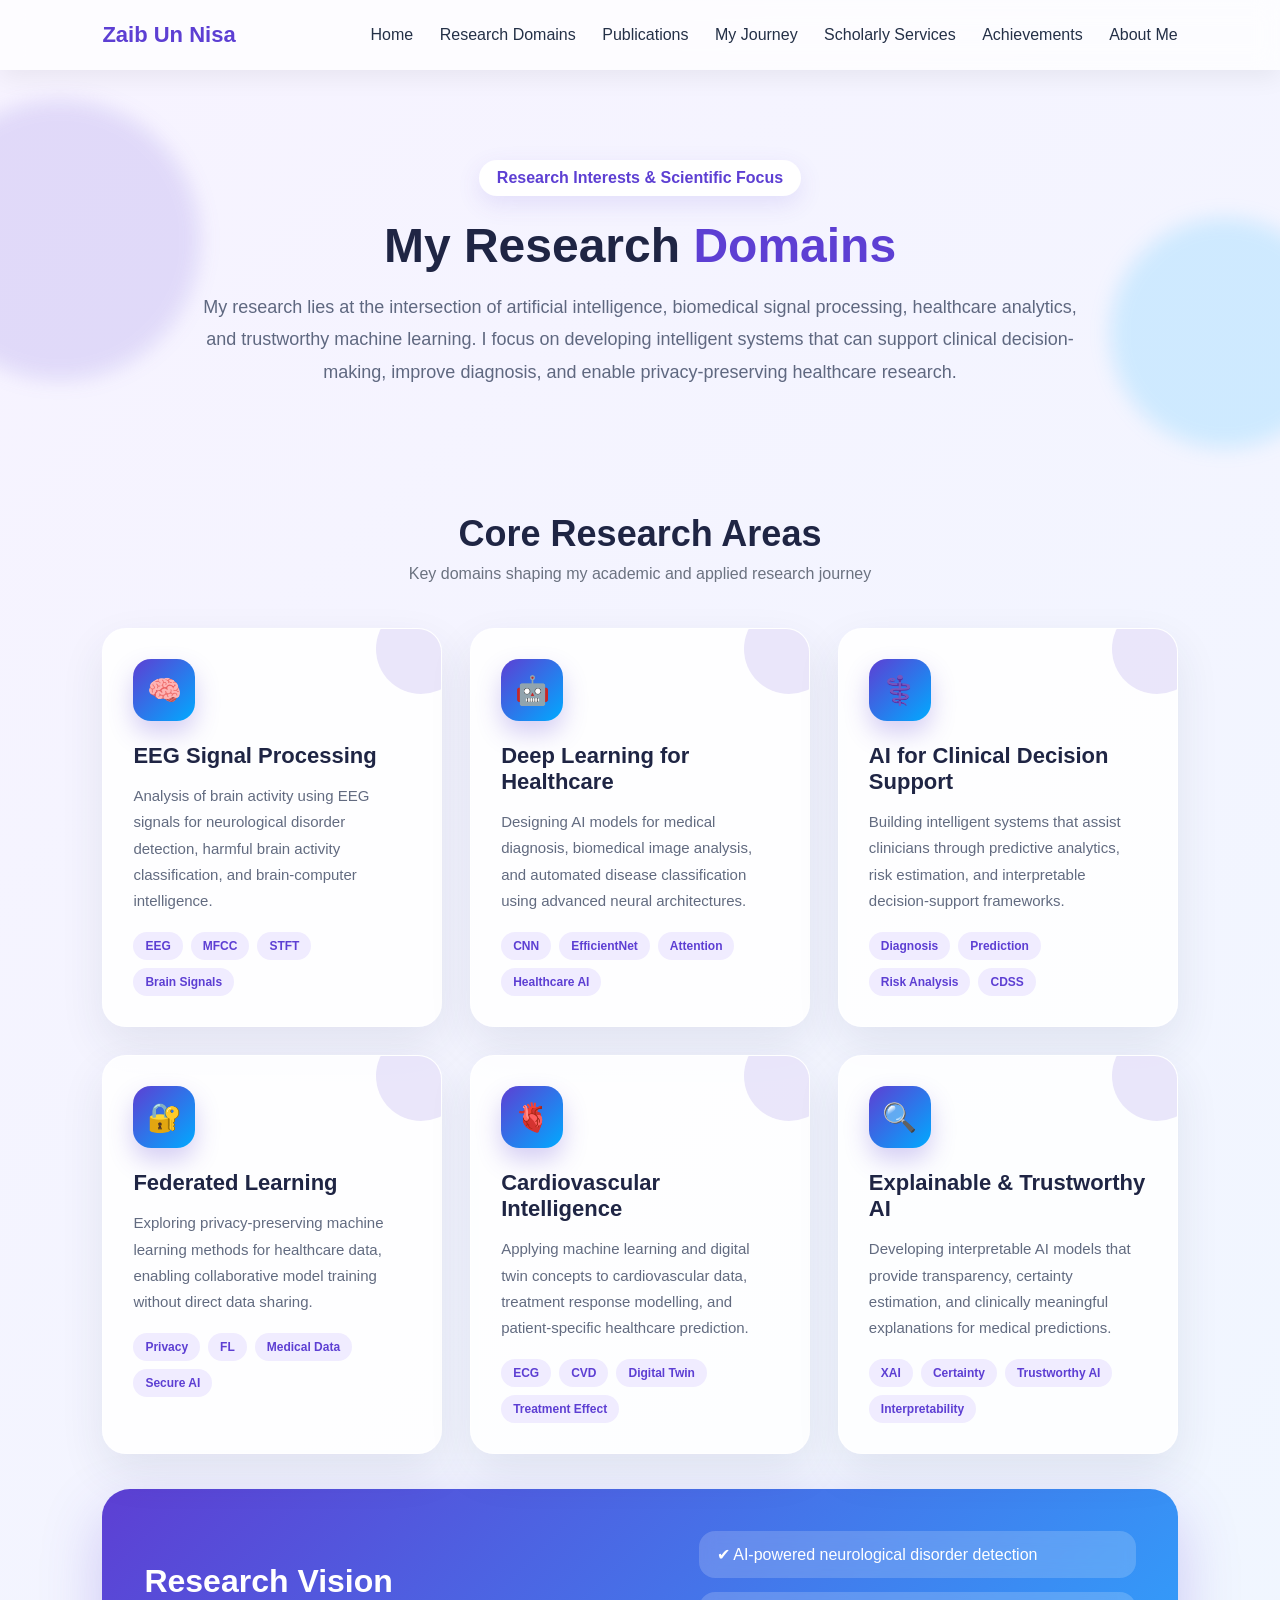
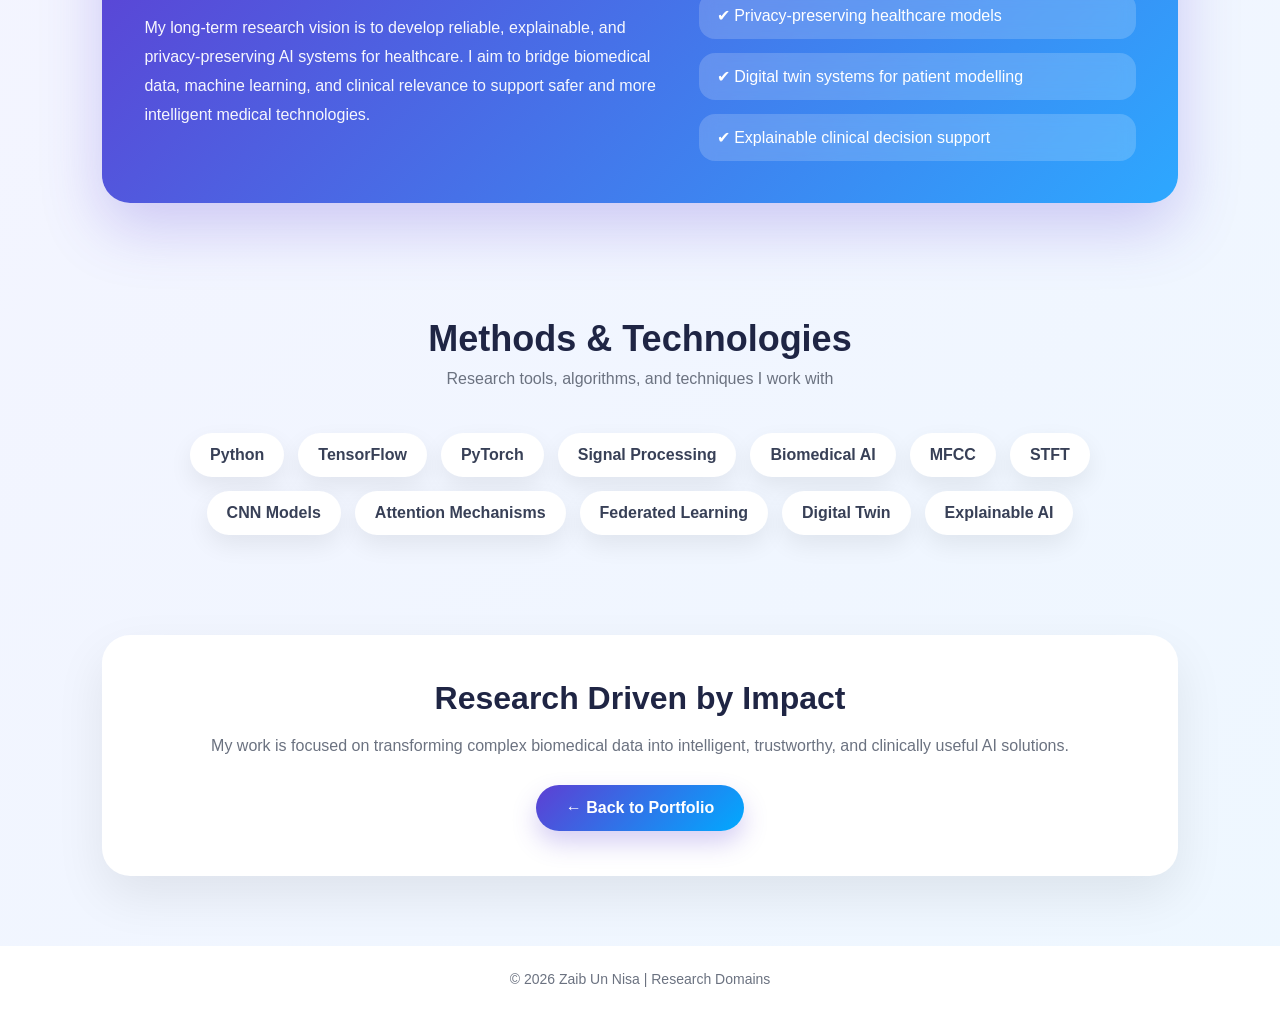
<file: research_domain.html>
<!DOCTYPE html>
<html lang="en">
<head>
  <meta charset="UTF-8" />
  <meta name="viewport" content="width=device-width, initial-scale=1.0" />
  <title>Research Domains | Zaib Un Nisa</title>

  <style>
    * {
      margin: 0;
      padding: 0;
      box-sizing: border-box;
      font-family: "Poppins", "Segoe UI", sans-serif;
    }

    body {
      background: linear-gradient(135deg, #f7f3ff, #eef7ff);
      color: #243047;
      overflow-x: hidden;
    }

    header {
      padding: 22px 8%;
      display: flex;
      justify-content: space-between;
      align-items: center;
      background: rgba(255, 255, 255, 0.75);
      backdrop-filter: blur(12px);
      position: sticky;
      top: 0;
      z-index: 10;
      box-shadow: 0 8px 25px rgba(0,0,0,0.06);
    }

    .logo {
      font-size: 22px;
      font-weight: 700;
      color: #5d3fd3;
    }

    nav a {
      text-decoration: none;
      margin-left: 22px;
      color: #243047;
      font-weight: 500;
      transition: 0.3s;
    }

    nav a:hover {
      color: #5d3fd3;
    }

    .hero {
      padding: 90px 8% 70px;
      text-align: center;
      position: relative;
    }

    .hero::before {
      content: "";
      position: absolute;
      width: 280px;
      height: 280px;
      border-radius: 50%;
      background: rgba(93, 63, 211, 0.14);
      top: 30px;
      left: -80px;
      filter: blur(10px);
    }

    .hero::after {
      content: "";
      position: absolute;
      width: 230px;
      height: 230px;
      border-radius: 50%;
      background: rgba(0, 174, 255, 0.15);
      right: -60px;
      bottom: 10px;
      filter: blur(10px);
    }

    .hero-content {
      position: relative;
      z-index: 2;
      max-width: 900px;
      margin: auto;
    }

    .tag {
      display: inline-block;
      padding: 9px 18px;
      background: #ffffff;
      border-radius: 30px;
      color: #5d3fd3;
      font-weight: 600;
      box-shadow: 0 8px 25px rgba(93, 63, 211, 0.12);
      margin-bottom: 22px;
    }

    .hero h1 {
      font-size: 48px;
      color: #1f2544;
      margin-bottom: 18px;
    }

    .hero h1 span {
      color: #5d3fd3;
    }

    .hero p {
      font-size: 18px;
      line-height: 1.8;
      color: #5f6880;
    }

    .section {
      padding: 55px 8%;
    }

    .section-title {
      text-align: center;
      margin-bottom: 45px;
    }

    .section-title h2 {
      font-size: 36px;
      color: #1f2544;
      margin-bottom: 10px;
    }

    .section-title p {
      color: #6b7280;
      font-size: 16px;
    }

    .domains-grid {
      display: grid;
      grid-template-columns: repeat(auto-fit, minmax(280px, 1fr));
      gap: 28px;
    }

    .domain-card {
      background: rgba(255, 255, 255, 0.85);
      border-radius: 24px;
      padding: 30px;
      min-height: 290px;
      box-shadow: 0 18px 45px rgba(40, 50, 90, 0.09);
      border: 1px solid rgba(255,255,255,0.9);
      transition: 0.35s ease;
      position: relative;
      overflow: hidden;
    }

    .domain-card::before {
      content: "";
      position: absolute;
      width: 90px;
      height: 90px;
      border-radius: 50%;
      background: rgba(93, 63, 211, 0.12);
      top: -25px;
      right: -25px;
    }

    .domain-card:hover {
      transform: translateY(-10px);
      box-shadow: 0 25px 60px rgba(93, 63, 211, 0.18);
    }

    .icon {
      width: 62px;
      height: 62px;
      border-radius: 18px;
      background: linear-gradient(135deg, #5d3fd3, #00aaff);
      color: white;
      display: flex;
      align-items: center;
      justify-content: center;
      font-size: 28px;
      margin-bottom: 22px;
      box-shadow: 0 12px 25px rgba(93, 63, 211, 0.25);
    }

    .domain-card h3 {
      font-size: 22px;
      margin-bottom: 14px;
      color: #1f2544;
    }

    .domain-card p {
      font-size: 15px;
      line-height: 1.75;
      color: #626b80;
      margin-bottom: 18px;
    }

    .keywords {
      display: flex;
      flex-wrap: wrap;
      gap: 8px;
    }

    .keywords span {
      font-size: 12px;
      padding: 7px 12px;
      border-radius: 20px;
      background: #f0ecff;
      color: #5d3fd3;
      font-weight: 600;
    }

    .focus-box {
      margin-top: 35px;
      background: linear-gradient(135deg, #5d3fd3, #2da8ff);
      color: white;
      border-radius: 28px;
      padding: 42px;
      display: grid;
      grid-template-columns: 1.2fr 1fr;
      gap: 30px;
      align-items: center;
      box-shadow: 0 24px 60px rgba(93, 63, 211, 0.25);
    }

    .focus-box h2 {
      font-size: 32px;
      margin-bottom: 14px;
    }

    .focus-box p {
      line-height: 1.8;
      opacity: 0.95;
    }

    .focus-list {
      display: grid;
      gap: 14px;
    }

    .focus-list div {
      background: rgba(255,255,255,0.18);
      padding: 14px 18px;
      border-radius: 16px;
      backdrop-filter: blur(8px);
      font-weight: 500;
    }

    .tools-section {
      padding: 60px 8%;
    }

    .tools-grid {
      display: flex;
      flex-wrap: wrap;
      justify-content: center;
      gap: 14px;
      max-width: 900px;
      margin: auto;
    }

    .tool {
      background: white;
      padding: 13px 20px;
      border-radius: 30px;
      box-shadow: 0 10px 25px rgba(0,0,0,0.07);
      color: #384057;
      font-weight: 600;
      transition: 0.3s;
    }

    .tool:hover {
      background: #5d3fd3;
      color: white;
      transform: translateY(-4px);
    }

    .cta {
      margin: 40px 8% 70px;
      text-align: center;
      background: white;
      border-radius: 28px;
      padding: 45px 30px;
      box-shadow: 0 20px 50px rgba(0,0,0,0.08);
    }

    .cta h2 {
      font-size: 32px;
      margin-bottom: 15px;
      color: #1f2544;
    }

    .cta p {
      color: #6b7280;
      margin-bottom: 25px;
      line-height: 1.7;
    }

    .btn {
      display: inline-block;
      padding: 14px 30px;
      border-radius: 30px;
      background: linear-gradient(135deg, #5d3fd3, #00aaff);
      color: white;
      text-decoration: none;
      font-weight: 600;
      box-shadow: 0 12px 25px rgba(93, 63, 211, 0.25);
      transition: 0.3s;
    }

    .btn:hover {
      transform: translateY(-4px);
      box-shadow: 0 18px 35px rgba(93, 63, 211, 0.35);
    }

    footer {
      text-align: center;
      padding: 25px;
      color: #6b7280;
      background: #ffffff;
      font-size: 14px;
    }

    @media (max-width: 768px) {
      header {
        flex-direction: column;
        gap: 15px;
      }

      nav a {
        margin: 0 8px;
        font-size: 14px;
      }

      .hero h1 {
        font-size: 36px;
      }

      .focus-box {
        grid-template-columns: 1fr;
      }
    }
  </style>
</head>

<body>

  <header>
    <div class="logo">Zaib Un Nisa</div>
    <nav>
      <a href="index.html">Home</a>
        <a href="research_domain.html"class="active">Research Domains</a>
        <a href="publications.html">Publications</a>
        <a href="my_journey4.html">My Journey</a>
        <a href="scholarly-services.html">Scholarly Services</a>
        <a href="acheivements.html">Achievements</a>
        <a href="abtMe.html">About Me</a>
    </nav>
  </header>

  <section class="hero">
    <div class="hero-content">
      <div class="tag">Research Interests & Scientific Focus</div>
      <h1>My Research <span>Domains</span></h1>
      <p>
        My research lies at the intersection of artificial intelligence, biomedical signal processing,
        healthcare analytics, and trustworthy machine learning. I focus on developing intelligent systems
        that can support clinical decision-making, improve diagnosis, and enable privacy-preserving
        healthcare research.
      </p>
    </div>
  </section>

  <section class="section">
    <div class="section-title">
      <h2>Core Research Areas</h2>
      <p>Key domains shaping my academic and applied research journey</p>
    </div>

    <div class="domains-grid">

      <div class="domain-card">
        <div class="icon">🧠</div>
        <h3>EEG Signal Processing</h3>
        <p>
          Analysis of brain activity using EEG signals for neurological disorder detection,
          harmful brain activity classification, and brain-computer intelligence.
        </p>
        <div class="keywords">
          <span>EEG</span>
          <span>MFCC</span>
          <span>STFT</span>
          <span>Brain Signals</span>
        </div>
      </div>

      <div class="domain-card">
        <div class="icon">🤖</div>
        <h3>Deep Learning for Healthcare</h3>
        <p>
          Designing AI models for medical diagnosis, biomedical image analysis,
          and automated disease classification using advanced neural architectures.
        </p>
        <div class="keywords">
          <span>CNN</span>
          <span>EfficientNet</span>
          <span>Attention</span>
          <span>Healthcare AI</span>
        </div>
      </div>

      <div class="domain-card">
        <div class="icon">⚕️</div>
        <h3>AI for Clinical Decision Support</h3>
        <p>
          Building intelligent systems that assist clinicians through predictive analytics,
          risk estimation, and interpretable decision-support frameworks.
        </p>
        <div class="keywords">
          <span>Diagnosis</span>
          <span>Prediction</span>
          <span>Risk Analysis</span>
          <span>CDSS</span>
        </div>
      </div>

      <div class="domain-card">
        <div class="icon">🔐</div>
        <h3>Federated Learning</h3>
        <p>
          Exploring privacy-preserving machine learning methods for healthcare data,
          enabling collaborative model training without direct data sharing.
        </p>
        <div class="keywords">
          <span>Privacy</span>
          <span>FL</span>
          <span>Medical Data</span>
          <span>Secure AI</span>
        </div>
      </div>

      <div class="domain-card">
        <div class="icon">🫀</div>
        <h3>Cardiovascular Intelligence</h3>
        <p>
          Applying machine learning and digital twin concepts to cardiovascular data,
          treatment response modelling, and patient-specific healthcare prediction.
        </p>
        <div class="keywords">
          <span>ECG</span>
          <span>CVD</span>
          <span>Digital Twin</span>
          <span>Treatment Effect</span>
        </div>
      </div>

      <div class="domain-card">
        <div class="icon">🔍</div>
        <h3>Explainable & Trustworthy AI</h3>
        <p>
          Developing interpretable AI models that provide transparency, certainty estimation,
          and clinically meaningful explanations for medical predictions.
        </p>
        <div class="keywords">
          <span>XAI</span>
          <span>Certainty</span>
          <span>Trustworthy AI</span>
          <span>Interpretability</span>
        </div>
      </div>

    </div>

    <div class="focus-box">
      <div>
        <h2>Research Vision</h2>
        <p>
          My long-term research vision is to develop reliable, explainable, and privacy-preserving
          AI systems for healthcare. I aim to bridge biomedical data, machine learning, and clinical
          relevance to support safer and more intelligent medical technologies.
        </p>
      </div>

      <div class="focus-list">
        <div>✔ AI-powered neurological disorder detection</div>
        <div>✔ Privacy-preserving healthcare models</div>
        <div>✔ Digital twin systems for patient modelling</div>
        <div>✔ Explainable clinical decision support</div>
      </div>
    </div>
  </section>

  <section class="tools-section">
    <div class="section-title">
      <h2>Methods & Technologies</h2>
      <p>Research tools, algorithms, and techniques I work with</p>
    </div>

    <div class="tools-grid">
      <div class="tool">Python</div>
      <div class="tool">TensorFlow</div>
      <div class="tool">PyTorch</div>
      <div class="tool">Signal Processing</div>
      <div class="tool">Biomedical AI</div>
      <div class="tool">MFCC</div>
      <div class="tool">STFT</div>
      <div class="tool">CNN Models</div>
      <div class="tool">Attention Mechanisms</div>
      <div class="tool">Federated Learning</div>
      <div class="tool">Digital Twin</div>
      <div class="tool">Explainable AI</div>
    </div>
  </section>

  <section class="cta">
    <h2>Research Driven by Impact</h2>
    <p>
      My work is focused on transforming complex biomedical data into intelligent,
      trustworthy, and clinically useful AI solutions.
    </p>
    <a href="index.html" class="btn">← Back to Portfolio</a>
  </section>

  <footer>
    © 2026 Zaib Un Nisa | Research Domains
  </footer>

</body>
</html>
</file>
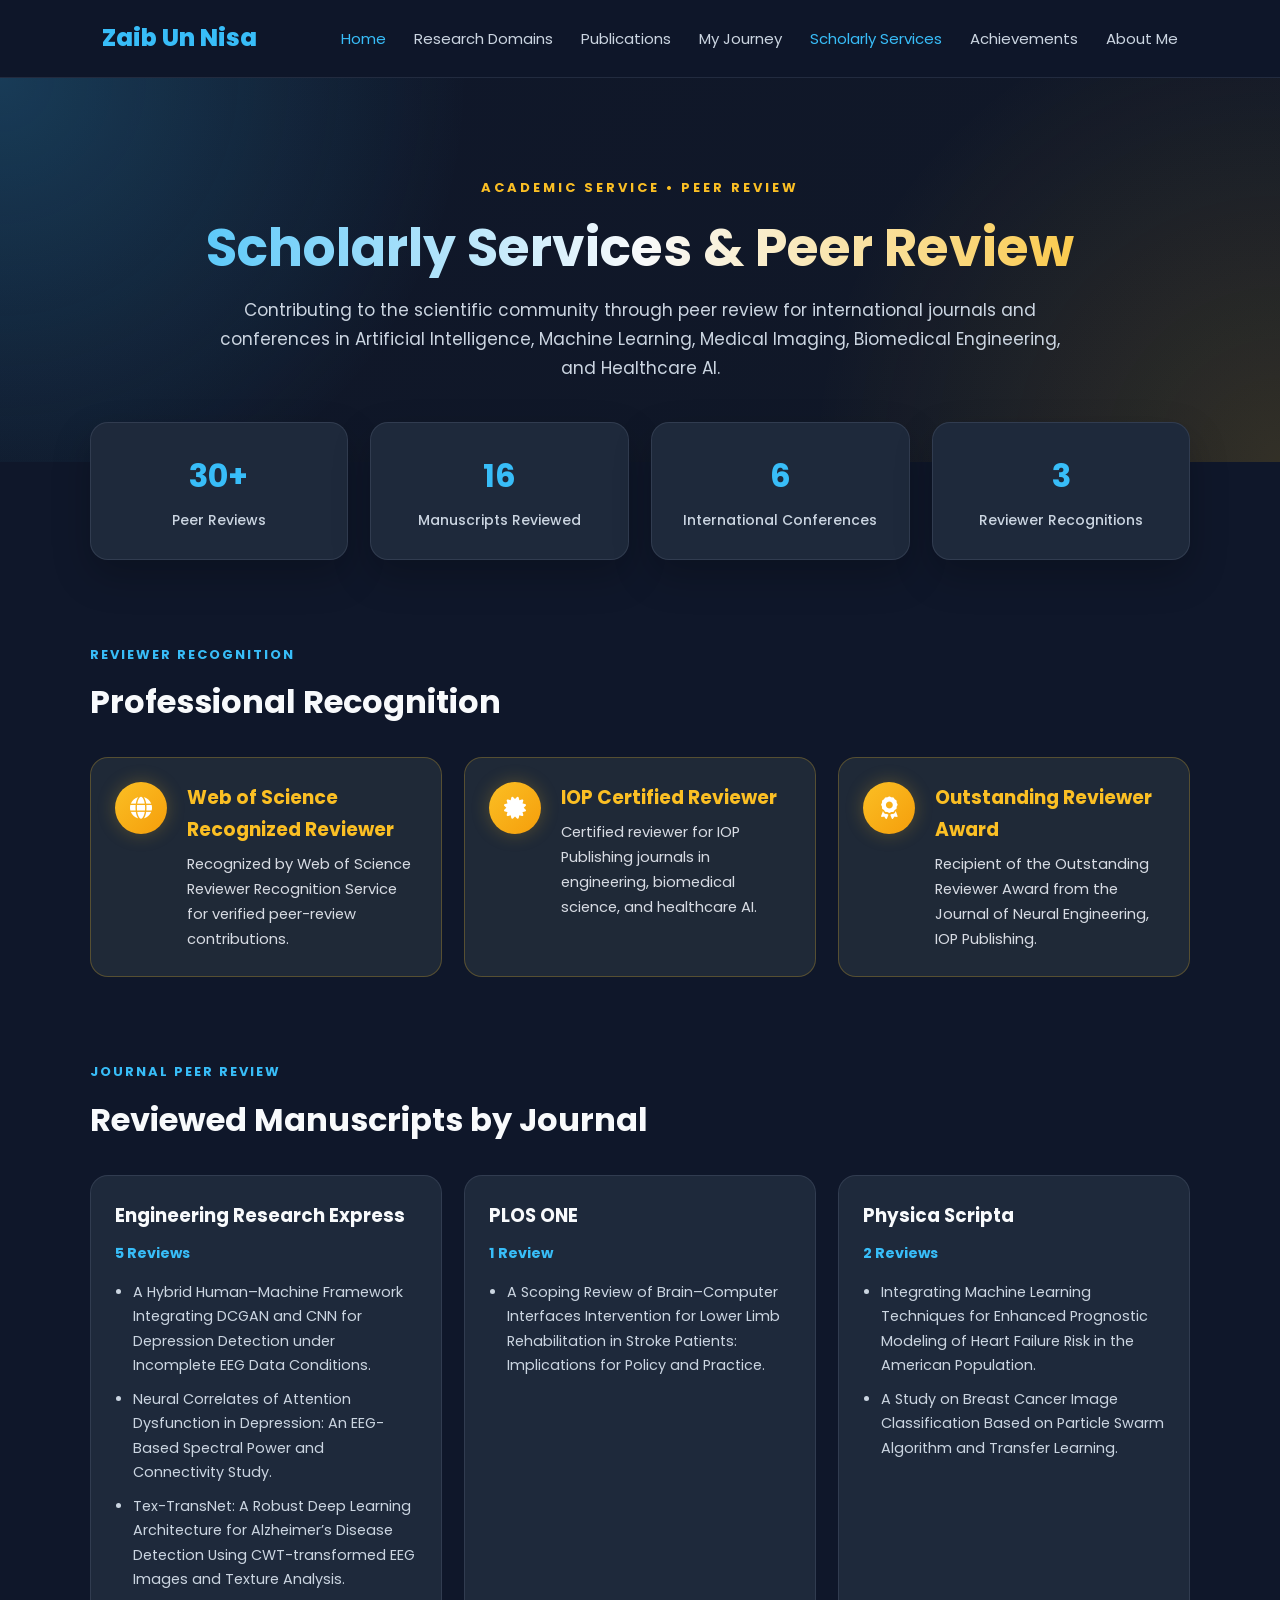
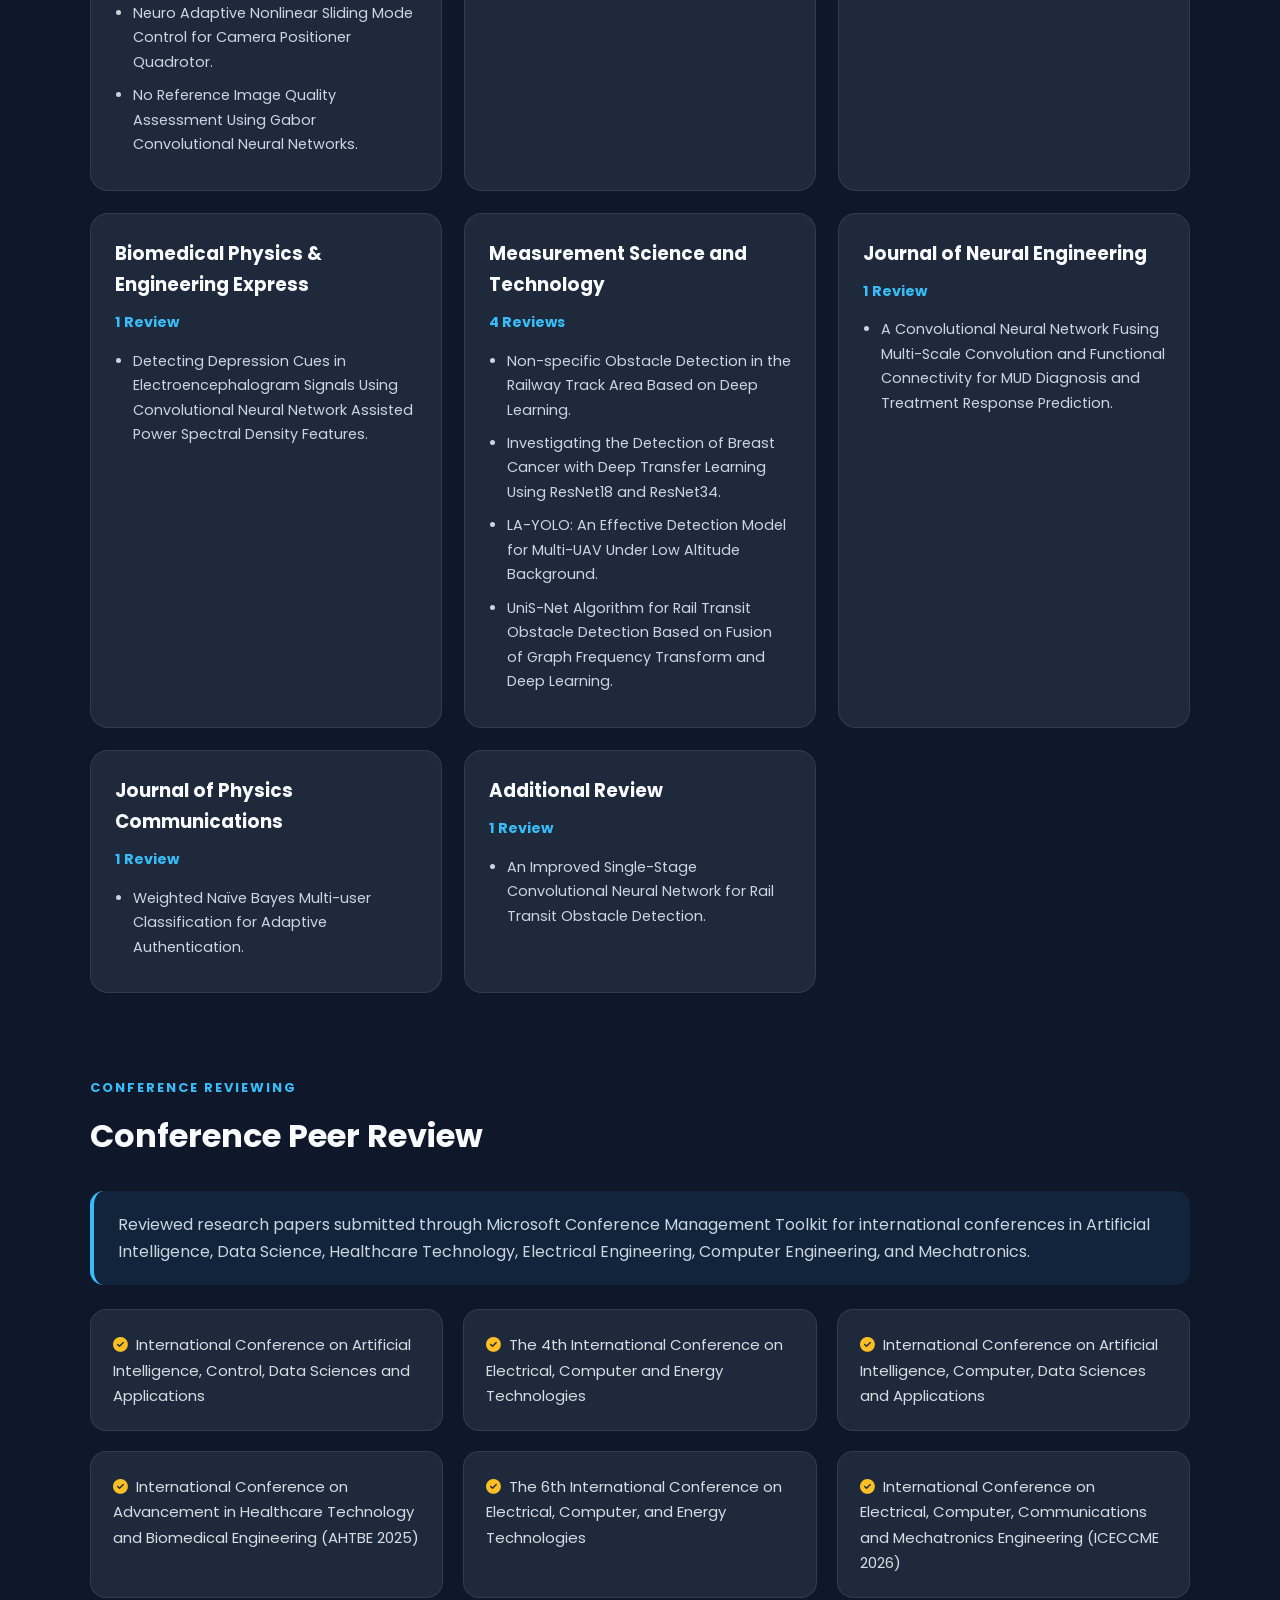
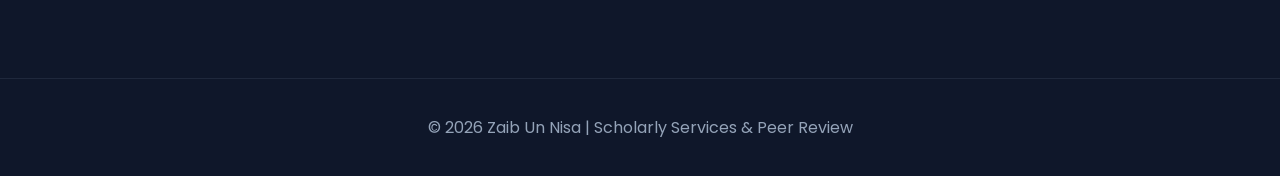
<file: scholarly-services.html>
<!DOCTYPE html>
<html lang="en">
<head>
<meta charset="UTF-8">
<meta name="viewport" content="width=device-width, initial-scale=1.0">
<title>Scholarly Services | Zaib Un Nisa</title>

<link href="https://fonts.googleapis.com/css2?family=Poppins:wght@300;400;500;600;700;800&display=swap" rel="stylesheet">
<link rel="stylesheet" href="https://cdnjs.cloudflare.com/ajax/libs/font-awesome/6.5.2/css/all.min.css">

<style>
*{
    margin:0;
    padding:0;
    box-sizing:border-box;
}

body{
    font-family:'Poppins',sans-serif;
    background:#0f172a;
    color:#f8fafc;
    line-height:1.7;
}

a{
    text-decoration:none;
    color:inherit;
}

/* Navbar */
.navbar{
    width:100%;
    padding:18px 8%;
    display:flex;
    justify-content:space-between;
    align-items:center;
    background:rgba(15,23,42,0.96);
    position:sticky;
    top:0;
    z-index:1000;
    border-bottom:1px solid rgba(148,163,184,0.15);
}

.logo{
    font-size:24px;
    font-weight:800;
    color:#38bdf8;
}

.nav-links a{
    margin-left:24px;
    color:#cbd5e1;
    font-size:15px;
    transition:.3s;
}

.nav-links a:hover,
.nav-links .active{
    color:#38bdf8;
}

/* Hero */
.hero{
    padding:95px 8% 80px;
    text-align:center;
    background:
    radial-gradient(circle at top left, rgba(56,189,248,.22), transparent 35%),
    radial-gradient(circle at bottom right, rgba(251,191,36,.14), transparent 35%),
    linear-gradient(135deg,#0f172a,#111827);
}

.hero span{
    color:#fbbf24;
    font-size:13px;
    letter-spacing:3px;
    text-transform:uppercase;
    font-weight:700;
}

.hero h1{
    font-size:52px;
    line-height:1.15;
    margin:18px 0;
    background:linear-gradient(90deg,#38bdf8,#f8fafc,#fbbf24);
    -webkit-background-clip:text;
    -webkit-text-fill-color:transparent;
}

.hero p{
    max-width:850px;
    margin:auto;
    color:#cbd5e1;
    font-size:17px;
}

/* Stats */
.stats{
    width:86%;
    max-width:1150px;
    margin:-40px auto 80px;
    display:grid;
    grid-template-columns:repeat(4,1fr);
    gap:22px;
    position:relative;
    z-index:2;
}

.stat-card{
    background:#1e293b;
    border:1px solid rgba(148,163,184,.16);
    border-radius:18px;
    padding:26px 20px;
    text-align:center;
    box-shadow:0 16px 38px rgba(0,0,0,.22);
    transition:.3s;
}

.stat-card:hover{
    transform:translateY(-5px);
    border-color:rgba(56,189,248,.45);
}

.stat-card h2{
    font-size:32px;
    color:#38bdf8;
    margin-bottom:5px;
}

.stat-card p{
    color:#cbd5e1;
    font-size:14px;
    font-weight:500;
}

/* Common Sections */
.section{
    width:86%;
    max-width:1150px;
    margin:0 auto 80px;
}

.section-title{
    margin-bottom:28px;
}

.section-title span{
    color:#38bdf8;
    font-size:13px;
    letter-spacing:2px;
    text-transform:uppercase;
    font-weight:700;
}

.section-title h2{
    font-size:32px;
    margin-top:8px;
}

/* Featured recognition */
.featured-grid{
    display:grid;
    grid-template-columns:repeat(auto-fit,minmax(300px,1fr));
    gap:22px;
}

.featured{
    display:flex;
    gap:20px;
    align-items:flex-start;
    background:#1f2937;
    border:1px solid rgba(251,191,36,.25);
    border-radius:18px;
    padding:24px;
    transition:.3s;
}

.featured:hover{
    transform:translateY(-5px);
}

.icon{
    width:52px;
    height:52px;
    min-width:52px;
    border-radius:50%;
    background:linear-gradient(135deg,#fbbf24,#f59e0b);
    display:flex;
    align-items:center;
    justify-content:center;
    box-shadow:0 0 18px rgba(251,191,36,.25);
}

.icon i{
    color:white;
    font-size:22px;
}

.featured h3{
    color:#fbbf24;
    font-size:1.18rem;
    margin-bottom:6px;
}

.featured p{
    color:#d7dbe3;
    font-size:.92rem;
}

/* Journal Cards */
.review-grid{
    display:grid;
    grid-template-columns:repeat(auto-fit,minmax(320px,1fr));
    gap:22px;
}

.review-card{
    background:#1e293b;
    border:1px solid rgba(148,163,184,.16);
    border-radius:18px;
    padding:24px;
    transition:.3s;
}

.review-card:hover{
    transform:translateY(-5px);
    border-color:rgba(56,189,248,.45);
}

.review-card h3{
    color:#f8fafc;
    font-size:1.15rem;
    margin-bottom:8px;
}

.count{
    display:inline-block;
    color:#38bdf8;
    font-weight:700;
    font-size:.9rem;
    margin-bottom:14px;
}

.review-card ul{
    padding-left:18px;
}

.review-card li{
    color:#cbd5e1;
    margin-bottom:9px;
    font-size:.9rem;
}

/* Conference Cards */
.note{
    background:rgba(56,189,248,.08);
    border-left:4px solid #38bdf8;
    padding:20px 24px;
    border-radius:14px;
    color:#cbd5e1;
    margin-bottom:24px;
}

.conf-list{
    display:grid;
    grid-template-columns:repeat(auto-fit,minmax(320px,1fr));
    gap:20px;
}

.conf-card{
    background:#1e293b;
    border:1px solid rgba(148,163,184,.16);
    border-radius:16px;
    padding:22px;
    transition:.3s;
}

.conf-card:hover{
    transform:translateY(-5px);
    border-color:rgba(251,191,36,.45);
}

.conf-card i{
    color:#fbbf24;
    margin-right:8px;
}

.conf-card p{
    color:#d7dbe3;
    font-size:.93rem;
}

/* Footer */
footer{
    text-align:center;
    padding:35px;
    color:#94a3b8;
    border-top:1px solid rgba(148,163,184,.12);
}

/* Responsive */
@media(max-width:950px){
    .stats{
        grid-template-columns:repeat(2,1fr);
    }

    .hero h1{
        font-size:42px;
    }
}

@media(max-width:650px){
    .stats{
        grid-template-columns:1fr;
    }

    .hero h1{
        font-size:34px;
    }

    .nav-links{
        display:none;
    }

    .featured{
        flex-direction:column;
    }
}
</style>
</head>

<body>

<nav class="navbar">
    <div class="logo">Zaib Un Nisa</div>

    <div class="nav-links">
        <a href="index.html"class="active">Home</a>
        <a href="research_domain.html">Research Domains</a>
        <a href="publications.html">Publications</a>
        <a href="my_journey4.html">My Journey</a>
        <a href="scholarly-services.html" class="active">Scholarly Services</a>
        <a href="acheivements.html">Achievements</a>
        <a href="abtMe.html">About Me</a>
    </div>
</nav>

<section class="hero">
    <span>Academic Service • Peer Review</span>
    <h1>Scholarly Services & Peer Review</h1>
    <p>
        Contributing to the scientific community through peer review for
        international journals and conferences in Artificial Intelligence,
        Machine Learning, Medical Imaging, Biomedical Engineering, and Healthcare AI.
    </p>
</section>

<section class="stats">
    <div class="stat-card">
        <h2>30+</h2>
        <p>Peer Reviews</p>
    </div>

    <div class="stat-card">
        <h2>16</h2>
        <p>Manuscripts Reviewed</p>
    </div>

    <div class="stat-card">
        <h2>6</h2>
        <p>International Conferences</p>
    </div>

    <div class="stat-card">
        <h2>3</h2>
        <p>Reviewer Recognitions</p>
    </div>
</section>

<section class="section">
    <div class="section-title">
        <span>Reviewer Recognition</span>
        <h2>Professional Recognition</h2>
    </div>

    <div class="featured-grid">

        <div class="featured">
            <div class="icon">
                <i class="fas fa-globe"></i>
            </div>
            <div>
                <h3>Web of Science Recognized Reviewer</h3>
                <p>
                    Recognized by Web of Science Reviewer Recognition Service
                    for verified peer-review contributions.
                </p>
            </div>
        </div>

        <div class="featured">
            <div class="icon">
                <i class="fas fa-certificate"></i>
            </div>
            <div>
                <h3>IOP Certified Reviewer</h3>
                <p>
                    Certified reviewer for IOP Publishing journals in
                    engineering, biomedical science, and healthcare AI.
                </p>
            </div>
        </div>

        <div class="featured">
            <div class="icon">
                <i class="fas fa-award"></i>
            </div>
            <div>
                <h3>Outstanding Reviewer Award</h3>
                <p>
                    Recipient of the Outstanding Reviewer Award from the
                    Journal of Neural Engineering, IOP Publishing.
                </p>
            </div>
        </div>

    </div>
</section>

<section class="section">
    <div class="section-title">
        <span>Journal Peer Review</span>
        <h2>Reviewed Manuscripts by Journal</h2>
    </div>

    <div class="review-grid">

        <div class="review-card">
            <h3>Engineering Research Express</h3>
            <span class="count">5 Reviews</span>
            <ul>
                <li>A Hybrid Human–Machine Framework Integrating DCGAN and CNN for Depression Detection under Incomplete EEG Data Conditions.</li>
                <li>Neural Correlates of Attention Dysfunction in Depression: An EEG-Based Spectral Power and Connectivity Study.</li>
                <li>Tex-TransNet: A Robust Deep Learning Architecture for Alzheimer’s Disease Detection Using CWT-transformed EEG Images and Texture Analysis.</li>
                <li>Neuro Adaptive Nonlinear Sliding Mode Control for Camera Positioner Quadrotor.</li>
                <li>No Reference Image Quality Assessment Using Gabor Convolutional Neural Networks.</li>
            </ul>
        </div>

        <div class="review-card">
            <h3>PLOS ONE</h3>
            <span class="count">1 Review</span>
            <ul>
                <li>A Scoping Review of Brain–Computer Interfaces Intervention for Lower Limb Rehabilitation in Stroke Patients: Implications for Policy and Practice.</li>
            </ul>
        </div>

        <div class="review-card">
            <h3>Physica Scripta</h3>
            <span class="count">2 Reviews</span>
            <ul>
                <li>Integrating Machine Learning Techniques for Enhanced Prognostic Modeling of Heart Failure Risk in the American Population.</li>
                <li>A Study on Breast Cancer Image Classification Based on Particle Swarm Algorithm and Transfer Learning.</li>
            </ul>
        </div>

        <div class="review-card">
            <h3>Biomedical Physics & Engineering Express</h3>
            <span class="count">1 Review</span>
            <ul>
                <li>Detecting Depression Cues in Electroencephalogram Signals Using Convolutional Neural Network Assisted Power Spectral Density Features.</li>
            </ul>
        </div>

        <div class="review-card">
            <h3>Measurement Science and Technology</h3>
            <span class="count">4 Reviews</span>
            <ul>
                <li>Non-specific Obstacle Detection in the Railway Track Area Based on Deep Learning.</li>
                <li>Investigating the Detection of Breast Cancer with Deep Transfer Learning Using ResNet18 and ResNet34.</li>
                <li>LA-YOLO: An Effective Detection Model for Multi-UAV Under Low Altitude Background.</li>
                <li>UniS-Net Algorithm for Rail Transit Obstacle Detection Based on Fusion of Graph Frequency Transform and Deep Learning.</li>
            </ul>
        </div>

        <div class="review-card">
            <h3>Journal of Neural Engineering</h3>
            <span class="count">1 Review</span>
            <ul>
                <li>A Convolutional Neural Network Fusing Multi-Scale Convolution and Functional Connectivity for MUD Diagnosis and Treatment Response Prediction.</li>
            </ul>
        </div>

        <div class="review-card">
            <h3>Journal of Physics Communications</h3>
            <span class="count">1 Review</span>
            <ul>
                <li>Weighted Naïve Bayes Multi-user Classification for Adaptive Authentication.</li>
            </ul>
        </div>

        <div class="review-card">
            <h3>Additional Review</h3>
            <span class="count">1 Review</span>
            <ul>
                <li>An Improved Single-Stage Convolutional Neural Network for Rail Transit Obstacle Detection.</li>
            </ul>
        </div>

    </div>
</section>

<section class="section">
    <div class="section-title">
        <span>Conference Reviewing</span>
        <h2>Conference Peer Review</h2>
    </div>

    <div class="note">
        Reviewed research papers submitted through Microsoft Conference Management Toolkit
        for international conferences in Artificial Intelligence, Data Science,
        Healthcare Technology, Electrical Engineering, Computer Engineering, and Mechatronics.
    </div>

    <div class="conf-list">

        <div class="conf-card">
            <p><i class="fas fa-check-circle"></i>International Conference on Artificial Intelligence, Control, Data Sciences and Applications</p>
        </div>

        <div class="conf-card">
            <p><i class="fas fa-check-circle"></i>The 4th International Conference on Electrical, Computer and Energy Technologies</p>
        </div>

        <div class="conf-card">
            <p><i class="fas fa-check-circle"></i>International Conference on Artificial Intelligence, Computer, Data Sciences and Applications</p>
        </div>

        <div class="conf-card">
            <p><i class="fas fa-check-circle"></i>International Conference on Advancement in Healthcare Technology and Biomedical Engineering (AHTBE 2025)</p>
        </div>

        <div class="conf-card">
            <p><i class="fas fa-check-circle"></i>The 6th International Conference on Electrical, Computer, and Energy Technologies</p>
        </div>

        <div class="conf-card">
            <p><i class="fas fa-check-circle"></i>International Conference on Electrical, Computer, Communications and Mechatronics Engineering (ICECCME 2026)</p>
        </div>

    </div>
</section>

<footer>
    © 2026 Zaib Un Nisa | Scholarly Services & Peer Review
</footer>

</body>
</html>
</file>
<file: style.css>
* {
    margin: 0;
    padding: 0;
    box-sizing: border-box;
}

body {
    font-family: "Segoe UI", Arial, sans-serif;
    background: #f5f8fc;
    color: #1e3a5f;
}

.navbar {
    height: 75px;
    background: white;
    display: flex;
    justify-content: space-between;
    align-items: center;
    padding: 0 6%;
    box-shadow: 0 4px 20px rgba(0,0,0,0.06);
    position: fixed;
    width: 100%;
    top: 0;
    z-index: 100;
}

.logo {
    font-size: 26px;
    font-weight: 800;
}

.nav-links a {
    margin-left: 30px;
    text-decoration: none;
    color: #425466;
    font-weight: 600;
}

.nav-links a:hover {
    color: #2f80ed;
}

.hero {
    min-height: 100vh;
    padding: 130px 6% 60px;
    display: grid;
    grid-template-columns: 1.1fr 0.9fr;
    align-items: center;
    gap: 60px;
    background: linear-gradient(135deg, #f5f8fc, #eaf3ff);
}

.badge {
    display: inline-block;
    background: #e0efff;
    color: #2f80ed;
    padding: 10px 18px;
    border-radius: 20px;
    font-weight: 700;
    margin-bottom: 25px;
}

.hero h1 {
    font-size: 64px;
    line-height: 1.15;
    margin-bottom: 25px;
}

.intro {
    font-size: 21px;
    line-height: 1.8;
    color: #425466;
    margin-bottom: 35px;
}

.buttons {
    display: flex;
    gap: 18px;
}

.btn {
    padding: 16px 30px;
    border-radius: 8px;
    text-decoration: none;
    font-weight: 700;
}

.primary {
    background: #2f80ed;
    color: white;
}

.secondary {
    background: white;
    color: #2f80ed;
    border: 1px solid #2f80ed;
}

.hero-image {
    text-align: center;
}

.hero-image img {
    width: 330px;
    height: 330px;
    object-fit: cover;
    object-position: center top;
    border-radius: 50%;
    border: 8px solid white;
    box-shadow: 0 20px 50px rgba(0,0,0,0.15);
}

.stats-card {
    background: white;
    margin-top: 30px;
    padding: 25px;
    border-radius: 18px;
    display: grid;
    grid-template-columns: repeat(4, 1fr);
    gap: 15px;
    box-shadow: 0 15px 40px rgba(0,0,0,0.08);
}

.stats-card h3 {
    color: #2f80ed;
    font-size: 18px;
}

.stats-card p {
    font-size: 13px;
    color: #425466;
}

.section {
    padding: 90px 6%;
    text-align: center;
}

.section-label {
    color: #2f80ed;
    text-transform: uppercase;
    font-weight: 700;
    letter-spacing: 2px;
    margin-bottom: 12px;
}

.section h2 {
    font-size: 38px;
    margin-bottom: 45px;
}

.cards {
    display: grid;
    grid-template-columns: repeat(4, 1fr);
    gap: 25px;
}

.card {
    background: white;
    padding: 35px 25px;
    border-radius: 18px;
    box-shadow: 0 10px 30px rgba(0,0,0,0.06);
    transition: 0.3s;
}

.card:hover {
    transform: translateY(-8px);
}

.card h3 {
    margin-bottom: 15px;
}

.card p {
    color: #425466;
    line-height: 1.7;
}

.publications {
    background: #eef5ff;
}

.publication-list {
    max-width: 1000px;
    margin: auto;
    display: grid;
    gap: 22px;
}

.publication-card {
    background: white;
    padding: 28px;
    border-radius: 16px;
    text-align: left;
    box-shadow: 0 10px 30px rgba(0,0,0,0.06);
}

.publication-card span {
    color: #2f80ed;
    font-weight: 700;
}

.publication-card h3 {
    margin: 12px 0;
}

.publication-card p {
    color: #425466;
    margin-bottom: 14px;
}

.publication-card a {
    color: #2f80ed;
    font-weight: 700;
    text-decoration: none;
}

.contact {
    background: white;
}

@media(max-width: 900px) {
    .hero {
        grid-template-columns: 1fr;
        text-align: center;
    }

    .cards {
        grid-template-columns: 1fr;
    }

    .stats-card {
        grid-template-columns: 1fr 1fr;
    }

    .hero h1 {
        font-size: 42px;
    }

    .nav-links {
        display: none;
    }
}

.social-links {
    display: flex;
    gap: 22px;
    margin-top: 28px;
    align-items: center;
    flex-wrap: wrap;
}

.social-links a {
    text-decoration: none;
    color: #1e3a5f;
    font-weight: 600;
    font-size: 15px;
    display: inline-flex;
    align-items: center;
    gap: 8px;
}

.social-links i {
    color: #2f80ed;
    font-size: 20px;
}

.social-links a:hover {
    color: #2f80ed;
}

/* ================================
   Premium Homepage - index2.html
================================ */

.premium-nav {
    backdrop-filter: blur(18px);
}

.premium-hero {
    min-height: 100vh;
    padding: 130px 6% 70px;
    display: grid;
    grid-template-columns: 1fr 1fr;
    align-items: center;
    gap: 70px;
    background:
        radial-gradient(circle at 80% 30%, rgba(47,128,237,0.18), transparent 35%),
        linear-gradient(135deg, #f7fbff, #eaf3ff);
}

.hero-left h1 {
    font-size: 68px;
    line-height: 1.12;
    color: #102a4c;
    margin-bottom: 26px;
}

.hero-left .intro {
    max-width: 650px;
    font-size: 21px;
    line-height: 1.8;
    color: #425466;
}

.profile-frame {
    width: 250px;
    height: 250px;
    margin: auto;
    border-radius: 50%;
    padding: 10px;
    background: white;
    box-shadow: 0 25px 70px rgba(30,58,95,0.20);
}



.profile-frame img {
    width: 100%;
    height: 100%;
    object-fit: cover;
    object-position: center top;
    border-radius: 50%;
    transition: opacity 1s ease-in-out;
}

.premium-stats {
    margin-top: 35px;
    background: rgba(255,255,255,0.9);
    border-radius: 18px;
    padding: 25px;
    display: grid;
    grid-template-columns: repeat(4, 1fr);
    gap: 18px;
    box-shadow: 0 18px 45px rgba(30,58,95,0.10);
}

.premium-stats div {
    text-align: center;
    border-right: 1px solid #d7e6f7;
}

.premium-stats div:last-child {
    border-right: none;
}

.premium-stats i {
    font-size: 22px;
    color: #1e3a5f;
    margin-bottom: 8px;
}

.premium-stats h3 {
    color: #2f80ed;
    font-size: 20px;
}

.premium-stats p {
    font-size: 13px;
    color: #425466;
}

.premium-social {
    margin-top: 32px;
}

.premium-social a {
    background: rgba(255,255,255,0.75);
    padding: 10px 14px;
    border-radius: 999px;
    box-shadow: 0 8px 20px rgba(30,58,95,0.08);
    transition: 0.3s;
}

.premium-social a:hover {
    transform: translateY(-4px);
    background: white;
}

@media(max-width: 900px) {
    .premium-hero {
        grid-template-columns: 1fr;
        text-align: center;
    }

    .hero-left h1 {
        font-size: 44px;
    }

    .profile-frame {
        width: 280px;
        height: 280px;
    }

    .premium-stats {
        grid-template-columns: 1fr 1fr;
    }
}

.premium-hero{

    position:relative;
    overflow:hidden;

}

.premium-hero::before{

content:"";

position:absolute;

top:0;
left:0;

width:100%;
height:100%;

background-image:url("assets/eeg.svg");

background-repeat:no-repeat;

background-size:cover;

opacity:0.08;

pointer-events:none;

z-index:0;

}

.hero-left,
.hero-right{

position:relative;

z-index:2;

}

.premium-hero {
    position: relative;
    overflow: hidden;
}

.premium-hero::before {
    content: "";
    position: absolute;
    inset: 0;
    background-image: url("assets/eeg.svg");
    background-repeat: no-repeat;
    background-position: center;
    background-size: cover;
    opacity: 0.16;
    z-index: 0;
    pointer-events: none;
}

.hero-left,
.hero-right {
    position: relative;
    z-index: 2;
}

.hero-image img {
    width: 100%;
    height: 100%;
    object-fit: cover;

    opacity: 1;

    transition: opacity 1s ease-in-out;
}

/* Second row */
.stats-divider{
    grid-column:1/-1;
    height:1px;
    background:#dfe9f5;
    margin:10px 0;
}

.impact-box{

    text-align:center;

}

.impact-box h2{

    color:#2F80ED;
    font-size:34px;
    margin-bottom:5px;

}

.impact-box p{

    margin:0;
    font-size:15px;
    color:#425466;

}

.academic-profile {
    background: rgba(255,255,255,0.9);
    margin-top: 30px;
    padding: 25px;
    border-radius: 18px;
    box-shadow: 0 18px 45px rgba(30,58,95,0.10);
}

.academic-profile h2 {
    text-align: center;
    font-size: 20px;
    margin-bottom: 22px;
}

.profile-grid {
    display: grid;
    grid-template-columns: repeat(4, 1fr);
    gap: 18px;
    text-align: center;
}

.profile-grid i {
    font-size: 20px;
    color: #1e3a5f;
    margin-bottom: 8px;
}

.profile-grid h3 {
    color: #2f80ed;
    font-size: 15px;
}

.profile-grid p {
    font-size: 13px;
    color: #425466;
    margin: 0;
}

.profile-divider {
    height: 1px;
    background: #dfe9f5;
    margin: 22px 0;
}

.impact-grid {
    display: grid;
    grid-template-columns: repeat(3, 1fr);
    text-align: center;
}

.impact-grid h3 {
    color: #2f80ed;
    font-size: 15px;
}

.impact-grid p {
    font-size: 13px;
    color: #425466;
    margin: 0;
}

.timeline-item h4 {
    color: #102a4c;
    font-size: 20px;
    margin-bottom: 8px;
}
.pro-timeline {
    max-width: 1000px;
    margin: 60px auto 0;
    position: relative;
    text-align: left;
}

.pro-timeline::before {
    content: "";
    position: absolute;
    left: 50%;
    top: 0;
    width: 4px;
    height: 100%;
    background: linear-gradient(#2f80ed, #b8d8ff);
    transform: translateX(-50%);
    border-radius: 20px;
}

.pro-timeline .timeline-item {
    width: 50%;
    padding: 20px 45px;
    position: relative;
}

.pro-timeline .timeline-item:nth-child(odd) {
    left: 0;
}

.pro-timeline .timeline-item:nth-child(even) {
    left: 50%;
}

.timeline-icon {
    position: absolute;
    top: 35px;
    width: 46px;
    height: 46px;
    background: #2f80ed;
    color: white;
    border-radius: 50%;
    display: flex;
    align-items: center;
    justify-content: center;
}

.pro-timeline .timeline-item:nth-child(odd) .timeline-icon {
    right: -23px;
}

.pro-timeline .timeline-item:nth-child(even) .timeline-icon {
    left: -23px;
}

.timeline-content {
    background: white;
    padding: 25px;
    border-radius: 18px;
    box-shadow: 0 14px 35px rgba(30,58,95,0.09);
    border: 1px solid #e1ecf8;
}

.timeline-content span {
    color: #2f80ed;
    font-weight: 800;
    font-size: 14px;
    text-transform: uppercase;
    letter-spacing: 1px;
}

.timeline-content h4 {
    color: #102a4c;
    font-size: 22px;
    margin: 8px 0;
}

.timeline-content p {
    color: #425466;
    font-size: 16px;
    line-height: 1.7;
    margin: 0;
}

@media(max-width: 900px) {
    .pro-timeline::before {
        left: 22px;
    }

    .pro-timeline .timeline-item {
        width: 100%;
        left: 0 !important;
        padding-left: 65px;
        padding-right: 0;
    }

    .pro-timeline .timeline-item .timeline-icon {
        left: 0 !important;
        right: auto !important;
    }
}

/* ===========================
   Research Snapshot
=========================== */

.snapshot-section{

    padding:100px 8%;
    background:#111827;

}

.snapshot-container{

    max-width:1200px;
    margin:auto;

    display:grid;
    grid-template-columns:1fr 1fr;
    gap:70px;
    align-items:center;

}

.section-tag{

    color:#38bdf8;
    text-transform:uppercase;
    letter-spacing:2px;
    font-size:13px;
    font-weight:600;

}

.snapshot-left h2{

    font-size:44px;
    margin:18px 0;
    color:#ffffff;

}

.snapshot-left p{

    color:#cbd5e1;
    font-size:18px;
    line-height:1.8;

}

.snapshot-item{

    background:#1e293b;
    border-left:4px solid #38bdf8;
    padding:18px 22px;
    margin-bottom:18px;

    border-radius:12px;

    color:white;

    font-size:17px;

    transition:.35s;

}

.snapshot-item:hover{

    transform:translateX(8px);
    background:#243247;

}

.snapshot-item span{

    margin-left:10px;

}

.journey-btn{

    display:inline-block;
    margin-top:20px;

    padding:15px 32px;

    background:#38bdf8;
    color:#0f172a;

    font-weight:600;

    border-radius:30px;

    transition:.3s;

}

.journey-btn:hover{

    background:#0ea5e9;

    transform:translateY(-3px);

}

@media(max-width:900px){

.snapshot-container{

grid-template-columns:1fr;

}

.snapshot-left{

text-align:center;

}

}

.view-all-publications{
    padding:70px 0;
    background:#f8fbff;
}

.publication-summary{
    max-width:850px;
    margin:auto;
    text-align:center;
    padding:50px;
    border-radius:20px;
    background:white;
    box-shadow:0 15px 45px rgba(0,0,0,.08);
}

.publication-summary h2{
    font-size:2rem;
    margin-bottom:15px;
    color:#1d3557;
}

.publication-summary p{
    color:#666;
    line-height:1.8;
    margin-bottom:35px;
}

.stats{
    display:flex;
    justify-content:center;
    gap:50px;
    flex-wrap:wrap;
    margin-bottom:35px;
}

.stat h3{
    color:#2f80ed;
    font-size:2rem;
    margin-bottom:5px;
}

.stat span{
    color:#666;
}

.view-btn{
    display:inline-block;
    padding:15px 35px;
    background:#2f80ed;
    color:white;
    text-decoration:none;
    border-radius:40px;
    transition:.3s;
    font-weight:600;
}

.view-btn:hover{
    background:#1d5fc4;
    transform:translateY(-3px);
}

.pub-hero {
    background: linear-gradient(135deg, #eef6ff, #f8fbff);
    text-align: center;
    padding: 90px 8%;
}

.section-label {
    color: #2f80ed;
    text-transform: uppercase;
    letter-spacing: 5px;
    font-weight: 700;
}

.pub-hero h1 {
    font-size: 3.2rem;
    color: #173b63;
    margin: 15px 0;
}

.pub-hero p {
    max-width: 850px;
    margin: auto;
    color: #5f6f83;
    line-height: 1.8;
}

.pub-stats {
    display: flex;
    justify-content: center;
    gap: 25px;
    flex-wrap: wrap;
    margin-top: 45px;
}

.pub-stats div {
    background: white;
    padding: 25px 35px;
    border-radius: 18px;
    box-shadow: 0 12px 35px rgba(0,0,0,0.08);
    min-width: 150px;
}

.pub-stats h2 {
    color: #2f80ed;
    font-size: 2rem;
}

.pub-stats span {
    color: #506070;
    font-size: 0.95rem;
}

.publications-container {
    max-width: 1100px;
    margin: 70px auto;
    padding: 0 30px;
}

.pub-section {
    margin-bottom: 70px;
}

.pub-section h2 {
    color: #173b63;
    font-size: 2rem;
    margin-bottom: 25px;
    border-left: 5px solid #2f80ed;
    padding-left: 15px;
}

.pub-card {
    background: white;
    padding: 28px 32px;
    border-radius: 18px;
    margin-bottom: 22px;
    box-shadow: 0 10px 30px rgba(0,0,0,0.07);
    transition: 0.3s;
}

.pub-card:hover {
    transform: translateY(-5px);
}

.pub-card h3 {
    color: #102f55;
    font-size: 1.25rem;
    margin: 12px 0 8px;
}

.pub-card p {
    color: #65758a;
}

.badge {
    display: inline-block;
    padding: 7px 15px;
    border-radius: 30px;
    font-size: 0.85rem;
    font-weight: 700;
}

.published {
    background: #e6f7ec;
    color: #1f8a4c;
}

.conference {
    background: #e8f1ff;
    color: #2468d8;
}

.accepted {
    background: #e9f7ff;
    color: #0077b6;
}

.review {
    background: #fff6d8;
    color: #9a6a00;
}

.preprint {
    background: #f0e8ff;
    color: #6a35c2;
}

.featured {
    display: flex;
    align-items: center;
    gap: 30px;
    padding: 45px;
    border-radius: 28px;
    background: #172434;
    border: 1px solid rgba(255, 193, 7, 0.35);
}

.medal {
    width: 90px;
    height: 90px;
    min-width: 90px;
    border-radius: 50%;
    background: linear-gradient(135deg, #f7b733, #fc4a1a);
    display: flex;
    align-items: center;
    justify-content: center;
    font-size: 42px;
    box-shadow: 0 0 35px rgba(247, 183, 51, 0.35);
}

.featured + .featured{
    margin-top:35px;
}

/* =========================
   MOBILE RESPONSIVE FIXES
   ========================= */

@media (max-width: 768px) {

  body {
    overflow-x: hidden;
  }

  header {
    flex-direction: column;
    padding: 18px 5%;
    gap: 14px;
  }

  nav {
    display: flex;
    flex-wrap: wrap;
    justify-content: center;
    gap: 10px;
  }

  nav a {
    margin: 0;
    font-size: 14px;
  }

  .hero {
    grid-template-columns: 1fr !important;
    padding: 55px 6% !important;
    text-align: center;
    min-height: auto;
  }

  .hero h1 {
    font-size: 36px !important;
  }

  .hero p {
    font-size: 15px !important;
  }

  .hero-card {
    padding: 25px !important;
  }

  .profile-circle {
    width: 190px !important;
    height: 190px !important;
  }

  .section {
    padding: 45px 6% !important;
  }

  .section-title h2 {
    font-size: 30px !important;
  }

  .domains-grid,
  .focus-grid,
  .stats-grid {
    grid-template-columns: 1fr !important;
  }

  .domain-card,
  .focus-card,
  .stat-card {
    padding: 24px !important;
  }

  .focus-box {
    grid-template-columns: 1fr !important;
    padding: 30px !important;
  }

  .timeline::before {
    left: 18px !important;
  }

  .timeline-item {
    width: 100% !important;
    left: 0 !important;
    padding-left: 50px !important;
    padding-right: 0 !important;
    text-align: left !important;
  }

  .timeline-item .dot {
    left: 8px !important;
    right: auto !important;
  }

  .cta {
    margin: 35px 6% 55px !important;
    padding: 35px 22px !important;
  }

  .cta h2 {
    font-size: 28px !important;
  }
}
</file>
